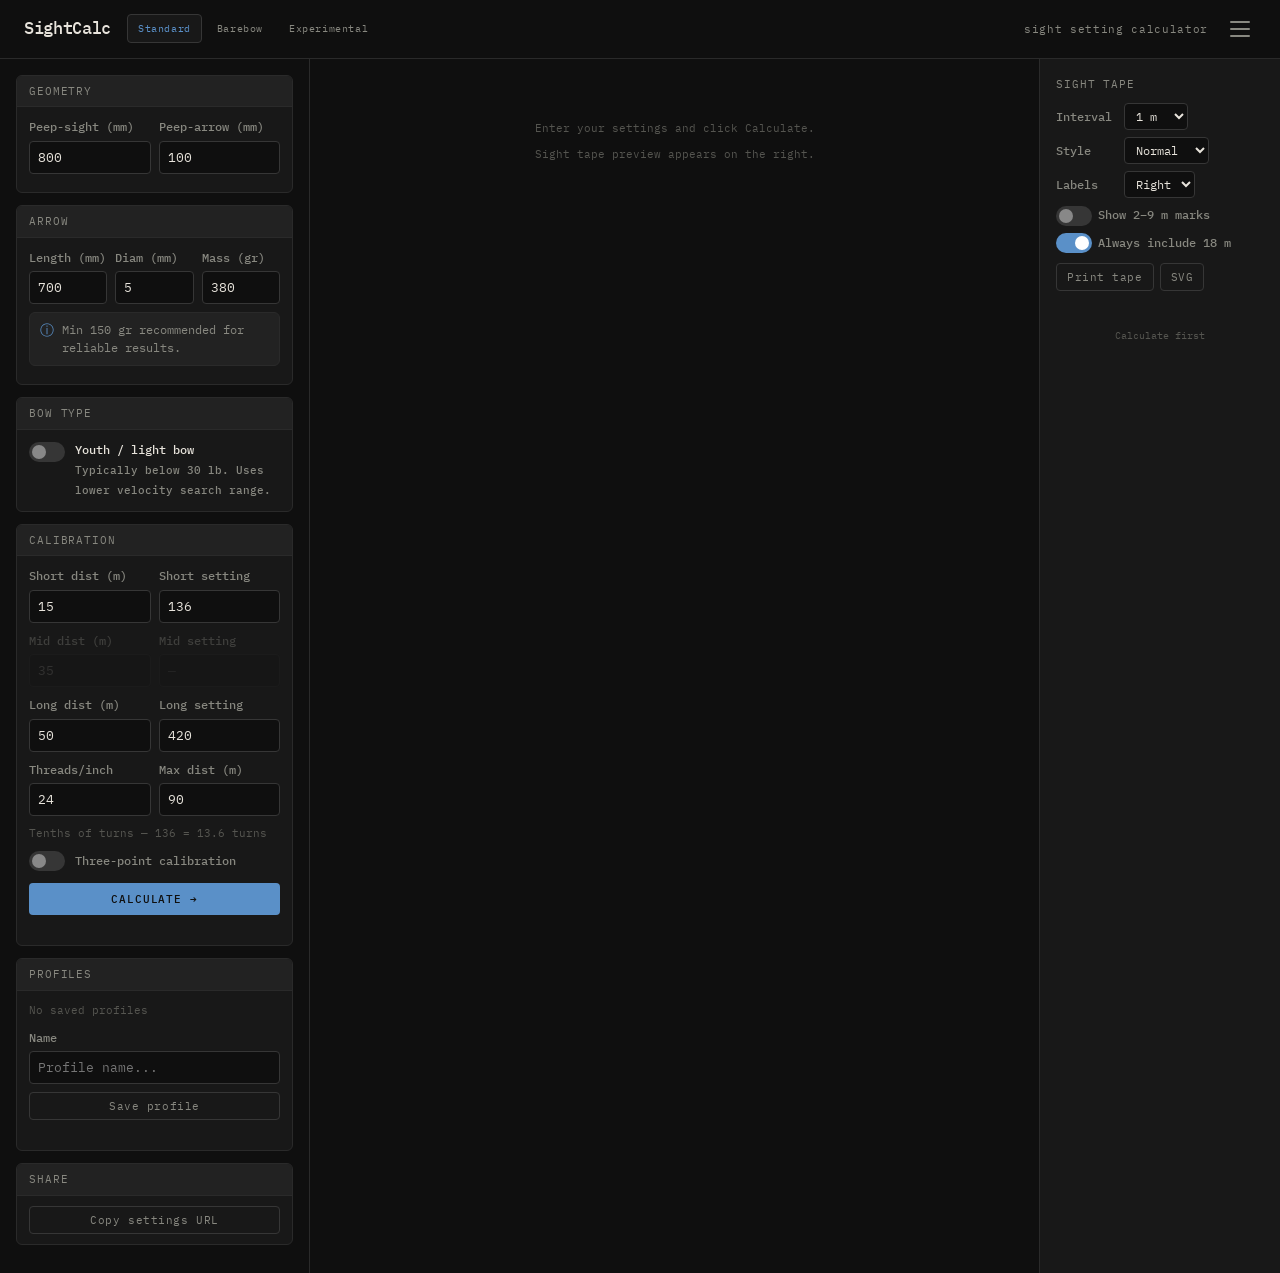
<file: index.html>
<!DOCTYPE html>
<html lang="en" data-page="standard">
<head>
<meta charset="UTF-8">
<meta name="viewport" content="width=device-width, initial-scale=1.0">
<title>SightCalc — Standard</title>
<link rel="preconnect" href="https://fonts.googleapis.com">
<link href="https://fonts.googleapis.com/css2?family=IBM+Plex+Mono:wght@400;500&family=IBM+Plex+Sans:wght@300;400;500&display=swap" rel="stylesheet">
<link rel="stylesheet" href="shared.css">
</head>
<body>

<header>
  <h1>SightCalc</h1>
    <nav>
    <span class="nav-link active">Standard</span>
    <a class="nav-link" href="barebow.html">Barebow</a>
    <a class="nav-link" href="experimental.html">Experimental</a>
  </nav>
  <div class="header-right">sight setting calculator</div>
  <button class="burger-btn" onclick="openSettings()" aria-label="Settings">
    <span></span><span></span><span></span>
  </button>
</header>

<div class="settings-overlay" id="settingsOverlay">
  <div class="settings-panel">
    <div class="settings-header">
      Settings
      <button class="settings-close" onclick="closeSettings()">&#10005;</button>
    </div>
    <div class="settings-body" id="settingsBody"></div>
  </div>
</div>

<div class="app">
  <aside class="sidebar">

    <div class="panel">
      <div class="ph">Geometry</div>
      <div class="pb">
        <div class="fr">
          <div class="field"><label>Peep-sight (mm)</label><input type="number" id="eyeSight" value="800" step="5"></div>
          <div class="field"><label>Peep-arrow (mm)</label><input type="number" id="eyeArrow" value="100" step="5"></div>
        </div>
      </div>
    </div>

    <div class="panel">
      <div class="ph">Arrow</div>
      <div class="pb">
        <div class="fr3">
          <div class="field"><label>Length (mm)</label><input type="number" id="arrowLen" value="700" step="5" min="500"></div>
          <div class="field"><label>Diam (mm)</label><input type="number" id="arrowDiam" value="5" step="0.01"></div>
          <div class="field"><label>Mass (gr)</label><input type="number" id="arrowMass" value="380" step="5" min="100"></div>
        </div>
        <div class="info-note">
          <span class="info-icon">&#9432;</span>
          <span class="info-text">Min 150 gr recommended for reliable results.</span>
        </div>
      </div>
    </div>

    <div class="panel">
      <div class="ph">Bow type</div>
      <div class="pb">
        <label class="switch-label" style="align-items:flex-start">
          <span class="switch" style="margin-top:2px"><input type="checkbox" id="youthBow" onchange="onYouthChange()"><span class="switch-track"></span></span>
          <span style="font-size:12px;color:var(--text);font-family:var(--mono)">Youth / light bow<br><span style="font-size:11px;color:var(--muted)">Typically below 30 lb. Uses lower velocity search range.</span></span>
        </label>
      </div>
    </div>

    <div class="panel">
      <div class="ph">Calibration</div>
      <div class="pb">
        <div class="fr">
          <div class="field"><label>Short dist (<span class="unit-label">m</span>)</label><input type="number" id="dist1" value="15" step="1"></div>
          <div class="field"><label>Short setting</label><input type="number" id="set1" value="136" step="1"></div>
        </div>
        <div class="fr" id="midRow" style="opacity:0.35;pointer-events:none">
          <div class="field"><label>Mid dist (<span class="unit-label">m</span>)</label><input type="number" id="dist3" value="35" step="5" disabled></div>
          <div class="field"><label>Mid setting</label><input type="number" id="set3" value="" step="1" disabled placeholder="—"></div>
        </div>
        <div class="fr">
          <div class="field"><label>Long dist (<span class="unit-label">m</span>)</label><input type="number" id="dist2" value="50" step="5" min="40"></div>
          <div class="field"><label>Long setting</label><input type="number" id="set2" value="420" step="1"></div>
        </div>
        <div class="fr">
          <div class="field"><label>Threads/inch</label><input type="number" id="tpi" value="24" step="1"></div>
          <div class="field"><label>Max dist (<span class="unit-label">m</span>)</label><input type="number" id="maxDist" value="90" step="10"></div>
        </div>
        <p style="font-family:var(--mono);font-size:11px;color:var(--dim);margin-bottom:8px">Tenths of turns — 136 = 13.6 turns</p>
        <label class="switch-label" style="margin-bottom:8px">
          <span class="switch"><input type="checkbox" id="useThreePoint" onchange="onThreePointChange()"><span class="switch-track"></span></span>
          Three-point calibration
        </label>
        <button class="btn-calc" onclick="calculate()">Calculate &rarr;</button>
        <div class="err" id="err"></div>
      </div>
    </div>

    <div class="panel">
      <div class="ph">Profiles</div>
      <div class="pb">
        <div id="profileList" style="margin-bottom:8px"></div>
        <div class="field" style="margin-bottom:8px"><label>Name</label><input type="text" id="profileName" placeholder="Profile name..."></div>
        <button class="bsm" onclick="saveProfile()" style="width:100%">Save profile</button>
        <div class="err" id="profileErr"></div>
      </div>
    </div>

    <div class="panel">
      <div class="ph">Share</div>
      <div class="pb">
        <button class="bsm" onclick="doShare()" style="width:100%">Copy settings URL</button>
        <div id="urlBar" style="display:none;margin-top:8px;font-family:var(--mono);font-size:9px;color:var(--dim);word-break:break-all;background:var(--bg);padding:6px 8px;border-radius:4px;border:1px solid var(--border)"></div>
      </div>
    </div>

  </aside>

  <section class="output">
    <div id="emptyState" class="empty">Enter your settings and click Calculate.<br>Sight tape preview appears on the right.</div>
    <div id="results" style="display:none">
      <div class="mg" id="metrics"></div>
      <div class="tn" id="tnote"></div>
      <div class="tw">
        <div class="ttb">
          <span class="tt">Settings — flat ground</span>
          <div class="ta">
            <div class="seg-ctrl">
              <button class="seg-btn active" id="ivBtn1" onclick="setTableInterval(1)">1 <span class="unit-label">m</span></button>
              <button class="seg-btn" id="ivBtn5" onclick="setTableInterval(5)">5 <span class="unit-label">m</span></button>
            </div>
            <button class="bsm" onclick="printTable()">Print</button>
            <button class="bsm" onclick="exportCSV()">CSV</button>
            <button class="bsm" onclick="exportTXT()">TXT</button>
          </div>
        </div>
        <div class="tc">
          <table>
            <thead><tr><th>Dist</th><th>Setting</th><th>Change</th><th>mm</th></tr></thead>
            <tbody id="tbody"></tbody>
          </table>
        </div>
      </div>
      <div class="legend">
        <div class="li"><div class="ld" style="background:#3a2800"></div> Turnover peak</div>
        <div class="li"><div class="ld" style="background:#0e1c2c"></div> Calibration</div>
      </div>
    </div>
  </section>

  <aside class="tape-col">
    <div class="tape-hd">Sight tape</div>
    <div class="tape-opts">
      <div class="opt-row">
        <label>Interval</label>
        <select id="optInterval" onchange="onIntervalChange()">
          <option value="1">1 m</option>
          <option value="5">5 m</option>
          <option value="10">10 m</option>
        </select>
      </div>
      <div class="opt-row">
        <label>Style</label>
        <select id="optStyle" onchange="renderTape()">
          <option value="normal">Normal</option>
          <option value="basic">Basic</option>
          <option value="caveman">Caveman</option>
        </select>
      </div>
      <div class="opt-row">
        <label>Labels</label>
        <select id="optSide" onchange="renderTape()">
          <option value="right">Right</option>
          <option value="left">Left</option>
        </select>
      </div>
      <label class="switch-label"><span class="switch"><input type="checkbox" id="optShort" onchange="renderTape()"><span class="switch-track"></span></span> Show 2–9 m marks</label>
      <label class="switch-label"><span class="switch"><input type="checkbox" id="opt18" onchange="renderTape()" checked><span class="switch-track"></span></span> Always include 18 m</label>
    </div>
    <div class="tape-acts">
      <button class="bsm" onclick="printTape()">Print tape</button>
      <button class="bsm" onclick="dlSVG()">SVG</button>
    </div>
    <div id="tapeEmpty" style="font-family:var(--mono);font-size:10px;color:var(--dim);text-align:center;padding:1.5rem 0">Calculate first</div>
    <div id="tapePreview"></div>
  </aside>
</div>

<script src="shared.js"></script>
<script>
const STD_FIELDS = ['eyeSight','eyeArrow','arrowLen','arrowDiam','arrowMass','dist1','set1','dist3','set3','dist2','set2','tpi','maxDist'];
const PKEY = 'sightcalc_std_profiles';
let R = null, tableInterval = 1;

function onYouthChange() {
  const y = document.getElementById('youthBow').checked;
  const m = document.getElementById('maxDist');
  if (y) { if (parseFloat(m.value) > 60) m.value = 60; m.max = 60; }
  else { m.max = 200; }
}

function onThreePointChange() {
  const on = document.getElementById('useThreePoint').checked;
  const row = document.getElementById('midRow');
  row.style.opacity = on ? '1' : '0.35';
  row.style.pointerEvents = on ? 'auto' : 'none';
  row.querySelectorAll('input').forEach(i => i.disabled = !on);
}

function onIntervalChange() {
  const iv = parseInt(document.getElementById('optInterval').value);
  const s = document.getElementById('optStyle');
  if (iv === 1) { if (s.value === 'basic') s.value = 'normal'; Array.from(s.options).forEach(o => o.disabled = o.value === 'basic'); }
  else { Array.from(s.options).forEach(o => o.disabled = false); }
  renderTape();
}

function setTableInterval(iv) {
  tableInterval = iv;
  document.getElementById('ivBtn1').classList.toggle('active', iv === 1);
  document.getElementById('ivBtn5').classList.toggle('active', iv === 5);
  if (R) renderTable();
}

function calculate() {
  const es=gi('eyeSight')/1000, ea=gi('eyeArrow')/1000;
  const aL=gi('arrowLen'), aD=gi('arrowDiam'), aG=gi('arrowMass');
  const d1=toMetres(gi('dist1')), d2=toMetres(gi('dist2')), s1=gi('set1'), s2=gi('set2');
  const tpi=gi('tpi'), mxD=toMetres(gi('maxDist'));
  const errEl = document.getElementById('err'); errEl.textContent = '';
  if ([es,ea,aL,aD,aG,d1,d2,s1,s2,tpi,mxD].some(isNaN)) { errEl.textContent = 'Fill in all fields.'; return; }
  if (d1 >= d2) { errEl.textContent = 'Short dist must be less than long dist.'; return; }
  const am = aG/15.432359/1000;
  const sgMM = Math.abs(s2-s1)/10/tpi*25.4;
  const isYouth = document.getElementById('youthBow').checked;
  let v0=isYouth?10:30, step=10, dr=calcDrag(v0,aL,aD,am), cg=calcGap(v0,es,ea,d1,d2,dr,am);
  while (cg > sgMM) { v0+=step; dr=calcDrag(v0,aL,aD,am); cg=calcGap(v0,es,ea,d1,d2,dr,am); }
  let it=0;
  while (Math.abs(cg-sgMM) > .05 && it < 50) {
    step/=2; it++;
    while (cg<sgMM) { v0-=step; dr=calcDrag(v0,aL,aD,am); cg=calcGap(v0,es,ea,d1,d2,dr,am); }
    step/=2; it++;
    while (cg>sgMM) { v0+=step; dr=calcDrag(v0,aL,aD,am); cg=calcGap(v0,es,ea,d1,d2,dr,am); }
  }
  const mxC=Math.max(mxD,d2), smm=[];
  for (let d=1; d<=mxC; d++) smm[d] = sMM(d,v0,es,ea,dr,am);
  let pkMM=-Infinity, pkD=1;
  for (let d=2; d<=Math.min(30,mxC); d++) if (smm[d]>pkMM) { pkMM=smm[d]; pkD=d; }
  const useThree = document.getElementById('useThreePoint').checked;
  const d3=useThree?gi('dist3'):null, s3=useThree?gi('set3'):null;
  let sc=(s2-s1)/(smm[d2]-smm[d1]), of=s1-sc*smm[d1];
  if (useThree && smm[d3]) {
    const pts=[{d:d1,s:s1},{d:d2,s:s2},{d:d3,s:s3}];
    let sx=0,sy=0,sxx=0,sxy=0;
    pts.forEach(p=>{const x=smm[p.d];sx+=x;sy+=p.s;sxx+=x*x;sxy+=x*p.s;});
    const n=3, den=n*sxx-sx*sx;
    if (Math.abs(den)>1e-10) { sc=(n*sxy-sx*sy)/den; of=(sy-sc*sx)/n; }
  }
  const toT = mm => sc*mm+of;
  R = {smm, toT, pkD, d1, d2, tpi, mxD, v0, sgMM};
  const ul = unitLabel();
  document.getElementById('metrics').innerHTML = `
    <div class="metric"><div class="ml">Arrow speed</div><div class="mv">${v0.toFixed(1)}</div><div class="mu">m/s — ${(v0*1000/25.4/12).toFixed(0)} ft/s</div></div>
    <div class="metric"><div class="ml">Turnover</div><div class="mv">${pkD}</div><div class="mu">${ul}</div></div>
    <div class="metric"><div class="ml">Sight gap</div><div class="mv">${sgMM.toFixed(1)}</div><div class="mu">mm</div></div>
    <div class="metric"><div class="ml">mm / turn</div><div class="mv">${(25.4/tpi).toFixed(3)}</div><div class="mu">${tpi} tpi</div></div>`;
  document.getElementById('tnote').textContent = `▲ Turnover at ${pkD} ${ul} — highest sight position.`;
  document.getElementById('emptyState').style.display = 'none';
  document.getElementById('results').style.display = 'block';
  document.getElementById('tapeEmpty').style.display = 'none';
  renderTable(); renderTape();
}

function getTableDists() {
  if (!R) return [];
  const {smm, mxD, d1, d2} = R;
  const dists = new Set();
  if (tableInterval===1) { for (let d=1; d<=mxD; d++) dists.add(d); }
  else { for (let d=tableInterval; d<=mxD; d+=tableInterval) dists.add(d); dists.add(18); }
  return Array.from(dists).sort((a,b)=>a-b).filter(d=>smm[d]!==undefined);
}

function renderTable() {
  if (!R) return;
  const {smm, toT, pkD, d1, d2} = R;
  const tb = document.getElementById('tbody'); tb.innerHTML = '';
  let pT = null;
  getTableDists().forEach(d => {
    const t=toT(smm[d]), ch=pT!==null?(t-pT)/10:null;
    const tr=document.createElement('tr');
    if (d===pkD) tr.className='peak';
    else if (d===d1||d===d2) tr.className='calib';
    else if (d===18) tr.className='extra';
    tr.innerHTML = `<td>${d} ${unitLabel()}${d===pkD?' ▲':''}</td><td>${toDisplay(t)}</td><td class="${ch===null?'':ch>0?'cp':'cn'}">${ch!==null?(ch>=0?'+':'')+ch.toFixed(2):'—'}</td><td>${smm[d].toFixed(1)}</td>`;
    tb.appendChild(tr); pT=t;
  });
}

function buildSVG() {
  if (!R) return null;
  const {smm, pkD, mxD} = R;
  const right=document.getElementById('optSide').value==='right';
  const style=document.getElementById('optStyle').value;
  const show18=document.getElementById('opt18').checked;
  const iv=parseInt(document.getElementById('optInterval').value);
  const showShort=document.getElementById('optShort').checked;
  const PPM=3.7795, WMM=38, padTop=16, padBot=30;
  const pkMM=smm[pkD], loMM=smm[mxD], HMM=(pkMM-loMM)+padTop+padBot;
  const W=WMM*PPM, H=HMM*PPM, yOf=d=>(padTop+(pkMM-smm[d]))*PPM;
  const spX=(right?12:26)*PPM, tL=(right?5:-5)*PPM, tM=(right?3.5:-3.5)*PPM, tS=(right?2:-2)*PPM;
  const lbX=(right?spX+6.5*PPM:spX-6.5*PPM), anc=right?'start':'end';
  const topY=padTop*PPM, botY=(HMM-padBot)*PPM;
  const calX=(right?W-5.5*PPM:5.5*PPM), calTopY=H-(padBot-4)*PPM, calBotY=calTopY+50*PPM, calMidY=(calTopY+calBotY)/2;
  const MAIN_COL='#222', COL18='#cc2200';
  const MAIN_FS=3.2*PPM, FS18=2.6*PPM;
  const tapeDists=new Set();
  if (iv===1) { for (let d=pkD; d<=mxD; d++) tapeDists.add(d); }
  else { for (let d=iv; d<=mxD; d+=iv) tapeDists.add(d); }
  if (show18 && smm[18]) tapeDists.add(18);
  if (showShort) { for (let d=2; d<=9; d++) if (smm[d]) tapeDists.add(d); }
  let s=`<svg xmlns="http://www.w3.org/2000/svg" width="${W.toFixed(1)}" height="${H.toFixed(1)}" viewBox="0 0 ${W.toFixed(1)} ${H.toFixed(1)}">`;
  s+=`<rect width="${W}" height="${H}" fill="white"/>`;
  s+=`<text x="${spX}" y="${11*PPM}" text-anchor="middle" font-size="${3.3*PPM}" font-family="'IBM Plex Mono',monospace" fill="#333">Metres</text>`;
  if (style==='normal'||style==='basic') s+=`<line x1="${spX}" y1="${topY}" x2="${spX}" y2="${botY}" stroke="#333" stroke-width="0.7"/>`;
  Array.from(tapeDists).sort((a,b)=>a-b).forEach(d => {
    if (!smm[d]) return;
    const y=yOf(d), is18=show18&&d===18, isShort=d<10, col=is18?COL18:MAIN_COL, fs=is18?FS18:MAIN_FS;
    if (style==='normal'||style==='basic') {
      let tk;
      if (isShort) tk=tM;
      else if (style==='normal'&&iv===1) { if (d%10===0) tk=tL; else if (d%5===0) tk=tM; else tk=tS; }
      else tk=is18?tM:tL;
      s+=`<line x1="${spX}" y1="${y}" x2="${spX+tk}" y2="${y}" stroke="${col}" stroke-width="${is18?'0.6':'0.8'}"/>`;
      if (!isShort) { const showLbl=style==='normal'?(d%10===0):true; if (showLbl) s+=`<text x="${lbX}" y="${y+1.2*PPM}" text-anchor="${anc}" font-size="${fs}" font-family="'IBM Plex Mono',monospace" fill="${col}">${d/10}</text>`; }
      else { const ox=right?tM+PPM:tM-PPM; s+=`<text x="${spX+ox}" y="${y+PPM}" text-anchor="${anc}" font-size="${2.3*PPM}" font-family="'IBM Plex Mono',monospace" fill="#888">${d}</text>`; }
    }
    if (style==='caveman') s+=`<text x="${lbX}" y="${y+fs/2}" text-anchor="${anc}" font-size="${fs}" font-family="'IBM Plex Mono',monospace" font-weight="500" fill="${col}">${d}</text>`;
  });
  s+=`<line x1="${calX}" y1="${calTopY}" x2="${calX}" y2="${calBotY}" stroke="#ccc" stroke-width="0.6"/>`;
  s+=`<line x1="${calX-1.5*PPM}" y1="${calTopY}" x2="${calX+1.5*PPM}" y2="${calTopY}" stroke="#ccc" stroke-width="0.6"/>`;
  s+=`<line x1="${calX-1.5*PPM}" y1="${calBotY}" x2="${calX+1.5*PPM}" y2="${calBotY}" stroke="#ccc" stroke-width="0.6"/>`;
  s+=`<text x="${calX+2.5*PPM}" y="${calMidY+PPM}" text-anchor="start" font-size="${2.2*PPM}" font-family="'IBM Plex Mono',monospace" fill="#ccc">50</text>`;
  s+=`<text x="${calX+2.5*PPM}" y="${calMidY+3.4*PPM}" text-anchor="start" font-size="${2.2*PPM}" font-family="'IBM Plex Mono',monospace" fill="#ccc">mm</text>`;
  s+=`</svg>`; return s;
}

function renderTape() { const s=buildSVG(); if (!s) return; document.getElementById('tapePreview').innerHTML=s; }
function printTape() { const s=buildSVG(); if (!s) return; const w=window.open('','_blank'); w.document.write(`<!DOCTYPE html><html><head><title>SightCalc tape</title><style>body{margin:0;padding:0;}svg{display:block;}@page{margin:5mm;size:A4;}</style></head><body>${s}<script>window.onload=function(){window.print();}<\/script></body></html>`); w.document.close(); }
function dlSVG() { const s=buildSVG(); if (!s) return; downloadBlob('sight-tape.svg', s, 'image/svg+xml'); }

function printTable() {
  if (!R) return;
  const {smm, toT, mxD, v0, tpi} = R;
  const dists = getTableDists().filter(d => smm[d]);
  const use1m = tableInterval === 1;

  if (use1m) {
    // Multi-column layout for 1m increments
    const cols = dists.length > 45 ? 3 : 2;
    const perCol = Math.ceil(dists.length / cols);
    const colArrays = Array.from({length: cols}, (_, i) => dists.slice(i*perCol, (i+1)*perCol));
    let tableHTML = '<table><thead><tr>';
    for (let i=0; i<cols; i++) tableHTML += '<th>Dist</th><th>Setting</th>';
    tableHTML += '</tr></thead><tbody>';
    for (let row=0; row<perCol; row++) {
      tableHTML += '<tr>';
      for (let col=0; col<cols; col++) {
        const d = colArrays[col]?.[row];
        if (d !== undefined) {
          const bold = (d===R.d1||d===R.d2||d===18||d===R.pkD) ? 'font-weight:700;' : '';
          tableHTML += `<td style="${bold}">${d} ${unitLabel()}</td><td style="${bold}">${toDisplay(toT(smm[d]))}</td>`;
        } else {
          tableHTML += '<td></td><td></td>';
        }
      }
      tableHTML += '</tr>';
    }
    tableHTML += '</tbody></table>';
    const w = window.open('','_blank');
    w.document.write(`<!DOCTYPE html><html><head><title>SightCalc</title><style>
      body{font-family:'IBM Plex Mono',monospace;font-size:10pt;margin:12mm;}
      h2{font-size:13pt;margin-bottom:4px;}
      p{font-size:8pt;color:#666;margin-bottom:10px;}
      table{border-collapse:collapse;width:100%;}
      th{text-align:left;font-size:8pt;color:#666;padding:3px 10px 3px 0;border-bottom:1px solid #ccc;}
      td{padding:3px 10px 3px 0;border-bottom:1px solid #eee;}
      tr:nth-child(even) td{background:#f8f8f8;}
      @page{margin:12mm;size:A4;}
    </style></head><body>
    <h2>SightCalc — Sight Settings</h2>
    <p>Speed: ${v0.toFixed(1)} m/s | ${tpi} TPI | ${cols}-column layout</p>
    ${tableHTML}
    <script>window.onload=function(){window.print();}<\/script></body></html>`);
    w.document.close();
  } else {
    // Single column for 5m increments
    let rows = '';
    dists.forEach(d => {
      const bold = (d===R.d1||d===R.d2||d===18||d===R.pkD) ? 'font-weight:700;' : '';
      rows += `<tr style="${bold}"><td>${d} ${unitLabel()}</td><td>${toDisplay(toT(smm[d]))}</td></tr>`;
    });
    const w = window.open('','_blank');
    w.document.write(`<!DOCTYPE html><html><head><title>SightCalc</title><style>body{font-family:'IBM Plex Mono',monospace;font-size:12pt;margin:15mm;}h2{font-size:14pt;margin-bottom:4px;}p{font-size:9pt;color:#666;margin-bottom:12px;}table{border-collapse:collapse;min-width:200px;}th{text-align:left;font-size:9pt;color:#666;padding:4px 16px 4px 0;border-bottom:1px solid #ccc;}td{padding:4px 16px 4px 0;}tr:nth-child(even) td{background:#f8f8f8;}@page{margin:15mm;size:A4;}</style></head><body><h2>SightCalc — Sight Settings</h2><p>Speed: ${v0.toFixed(1)} m/s | ${tpi} TPI</p><table><thead><tr><th>Distance</th><th>Setting</th></tr></thead><tbody>${rows}</tbody></table><script>window.onload=function(){window.print();}<\/script></body></html>`);
    w.document.close();
  }
}

function exportCSV() {
  if (!R) return;
  const {smm, toT, mxD} = R;
  let c='Distance,Setting,mm\n';
  for (let d=1; d<=mxD; d++) if (smm[d]) c+=`${d} ${unitLabel()},${toDisplay(toT(smm[d]))},${smm[d].toFixed(2)}\n`;
  downloadBlob('sight-settings.csv', c, 'text/csv');
}

function exportTXT() {
  if (!R) return;
  const {smm, toT, mxD, v0, tpi} = R;
  let t=`SightCalc\n${'='.repeat(28)}\nSpeed: ${v0.toFixed(1)} m/s  TPI: ${tpi}\n${'-'.repeat(28)}\nDist   Setting    mm\n${'-'.repeat(28)}\n`;
  for (let d=1; d<=mxD; d++) if (smm[d]) t+=`${String(d).padStart(4)} ${unitLabel()}  ${toDisplay(toT(smm[d])).padStart(6)}  ${smm[d].toFixed(1).padStart(7)}\n`;
  downloadBlob('sight-settings.txt', t, 'text/plain');
}

/* ── Profiles ── */
function loadP() { try { return JSON.parse(localStorage.getItem(PKEY)||'{}'); } catch(e) { return {}; } }
function saveP(p) { localStorage.setItem(PKEY, JSON.stringify(p)); }

function renderProfiles() {
  const profiles=loadP(), el=document.getElementById('profileList'), names=Object.keys(profiles);
  if (!names.length) { el.innerHTML='<div style="font-family:var(--mono);font-size:11px;color:var(--dim)">No saved profiles</div>'; return; }
  el.innerHTML = names.map(n=>`<div class="profile-item">
    <span style="flex:1;overflow:hidden;text-overflow:ellipsis;white-space:nowrap;color:var(--text)">${n}</span>
    <button class="bsm" onclick="loadProfile(this.dataset.n)" data-n="${n}">Load</button>
    <button class="bsm" style="color:var(--danger);border-color:var(--danger)" onclick="confirmDelete(this,this.dataset.n,deleteProfile)" data-n="${n}" data-confirming="false">&#10005;</button>
  </div>`).join('');
}

function saveProfile() {
  const name=document.getElementById('profileName').value.trim();
  const errEl=document.getElementById('profileErr');
  if (!name) { errEl.textContent='Enter a name.'; return; }
  errEl.textContent='';
  const profiles=loadP(), data={};
  STD_FIELDS.forEach(id=>{ const el=document.getElementById(id); if(el) data[id]=el.value; });
  data.youthBow=document.getElementById('youthBow').checked;
  data._unit=currentUnit;
  profiles[name]=data; saveP(profiles);
  document.getElementById('profileName').value=''; renderProfiles();
}

function loadProfile(name) {
  const data=loadP()[name]; if (!data) return;
  STD_FIELDS.forEach(id=>{ const el=document.getElementById(id); if(el&&data[id]!==undefined) el.value=data[id]; });
  if (data.youthBow!==undefined) document.getElementById('youthBow').checked=data.youthBow;
  if (data._unit) setUnit(data._unit);
  onYouthChange(); calculate();
}

function deleteProfile(name) { const p=loadP(); delete p[name]; saveP(p); renderProfiles(); }

function doShare() { copyURL(STD_FIELDS); }

window.addEventListener('load', () => {
  if (loadFromURL(STD_FIELDS)) calculate();
  renderProfiles();
  setUnit(currentUnit);
});
</script>
</body>
</html>
</file>
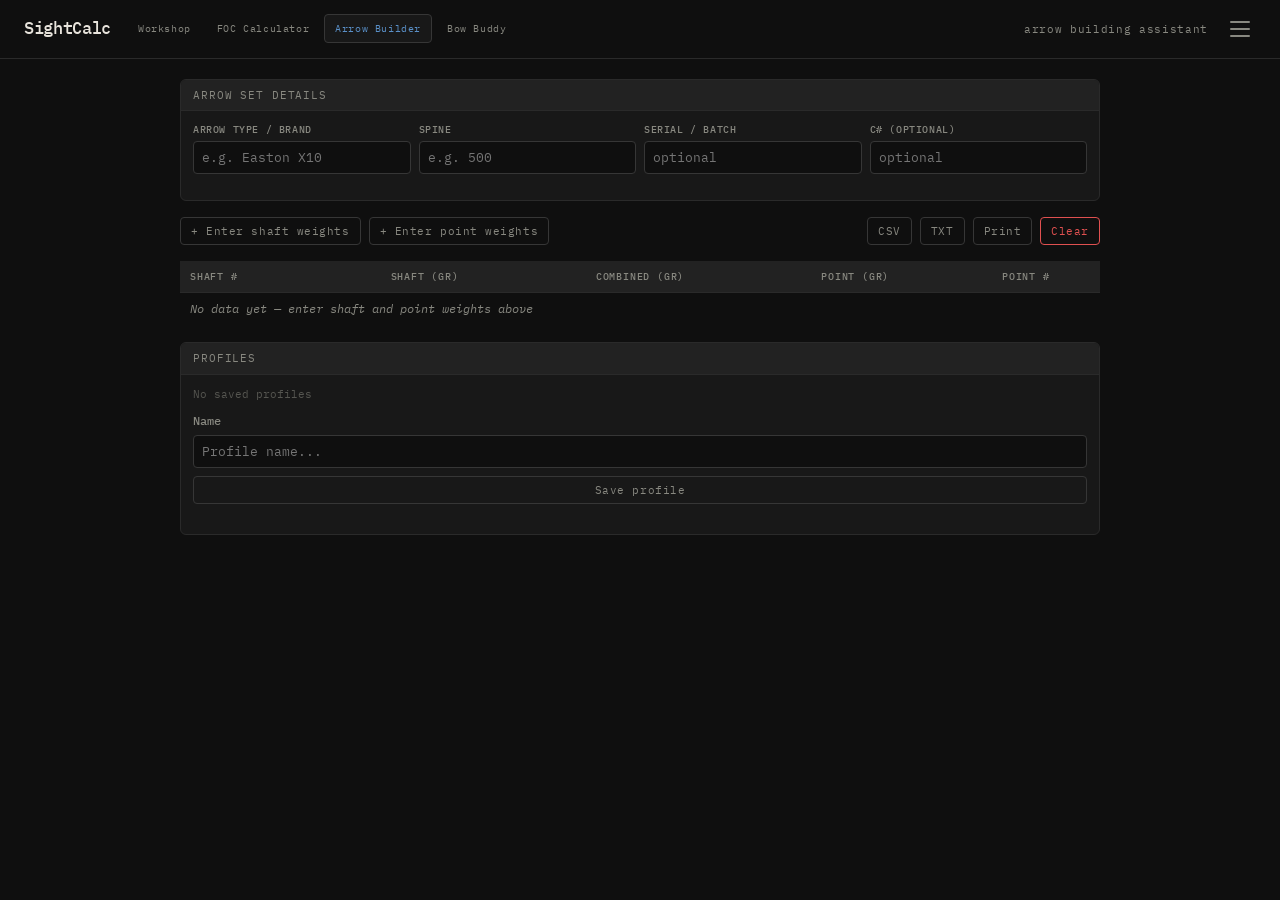
<file: arrow-builder.html>
<!DOCTYPE html>
<html lang="en" data-page="arrow-builder">
<head>
<meta charset="UTF-8">
<meta name="viewport" content="width=device-width, initial-scale=1.0">
<title>SightCalc — Arrow Building Assistant</title>
<link rel="preconnect" href="https://fonts.googleapis.com">
<link href="https://fonts.googleapis.com/css2?family=IBM+Plex+Mono:wght@400;500&family=IBM+Plex+Sans:wght@300;400;500&display=swap" rel="stylesheet">
<link rel="stylesheet" href="shared.css">
<style>
  .ab-wrap { max-width: 960px; margin: 0 auto; padding: 1.25rem; }

  /* Meta panel */
  .meta-panel { background: var(--surface); border: 1px solid var(--border); border-radius: 6px; padding: 10px 14px; margin-bottom: 1rem; display: grid; grid-template-columns: repeat(auto-fit, minmax(140px,1fr)); gap: 8px; }
  .meta-field { display: flex; flex-direction: column; gap: 3px; }
  .meta-field label { font-family: var(--mono); font-size: 10px; color: var(--muted); text-transform: uppercase; letter-spacing: 0.06em; }

  /* Toolbar */
  .ab-toolbar { display: flex; gap: 8px; margin-bottom: 1rem; flex-wrap: wrap; align-items: center; }
  .ab-toolbar .spacer { flex: 1; }

  /* Table */
  .ab-table-wrap { overflow-x: auto; margin-bottom: 1rem; }
  table.ab { width: 100%; border-collapse: collapse; font-family: var(--mono); font-size: 12px; }
  table.ab thead { position: sticky; top: 0; z-index: 1; }
  table.ab th { background: var(--surface2); color: var(--muted); font-size: 10px; letter-spacing: 0.08em; text-transform: uppercase; padding: 7px 10px; text-align: center; border-bottom: 1px solid var(--border); white-space: nowrap; }
  table.ab th:first-child { text-align: left; }
  table.ab td { padding: 6px 10px; border-bottom: 1px solid var(--border); color: var(--text); text-align: center; }
  table.ab td:first-child { text-align: left; color: var(--muted); }
  table.ab tr:last-child td { border-bottom: none; }
  table.ab tr:hover td { background: var(--surface2); }
  table.ab td.combined { font-weight: 500; color: var(--accent); }
  table.ab td.editable { cursor: pointer; }
  table.ab td.editable:hover { background: var(--surface); }
  table.ab input.inline { background: transparent; border: none; border-bottom: 1px solid var(--accent); color: var(--text); font-family: var(--mono); font-size: 12px; width: 60px; outline: none; text-align: center; padding: 0; }
  .empty-row td { color: var(--dim); font-style: italic; text-align: center; }

  /* Stats panel */
  .stats-grid { display: grid; grid-template-columns: repeat(auto-fit, minmax(140px,1fr)); gap: 8px; margin-bottom: 1rem; }
  .stat-card { background: var(--surface); border: 1px solid var(--border); border-radius: 6px; padding: 10px 12px; }
  .stat-label { font-family: var(--mono); font-size: 10px; letter-spacing: 0.06em; text-transform: uppercase; color: var(--muted); margin-bottom: 4px; }
  .stat-value { font-family: var(--mono); font-size: 18px; font-weight: 500; color: var(--accent); line-height: 1.1; }
  .stat-unit { font-size: 10px; color: var(--dim); }

  .fun-panel { background: var(--surface); border: 1px solid var(--border); border-radius: 6px; padding: 12px 14px; margin-bottom: 1rem; }
  .fun-title { font-family: var(--mono); font-size: 10px; letter-spacing: 0.1em; text-transform: uppercase; color: var(--muted); margin-bottom: 10px; border-bottom: 1px solid var(--border); padding-bottom: 6px; }
  .fun-row { display: flex; justify-content: space-between; font-family: var(--mono); font-size: 12px; padding: 4px 0; border-bottom: 1px solid var(--border); }
  .fun-row:last-child { border-bottom: none; }
  .fun-row span:first-child { color: var(--muted); }
  .fun-row span:last-child { color: var(--text); font-weight: 500; }

  /* Modal */
  .modal-overlay { display: none; position: fixed; inset: 0; background: rgba(0,0,0,0.6); z-index: 300; align-items: center; justify-content: center; }
  .modal-overlay.open { display: flex; }
  .modal { background: var(--surface); border: 1px solid var(--border); border-radius: 8px; padding: 1.5rem; width: 320px; max-width: 92vw; }
  .modal-title { font-family: var(--mono); font-size: 13px; font-weight: 500; color: var(--text); margin-bottom: 4px; }
  .modal-sub { font-family: var(--mono); font-size: 11px; color: var(--muted); margin-bottom: 16px; }
  .modal-input-wrap { margin-bottom: 16px; }
  .modal-input-wrap label { font-family: var(--mono); font-size: 11px; color: var(--muted); display: block; margin-bottom: 4px; }
  .modal-input { width: 100%; font-family: var(--mono); font-size: 22px; font-weight: 500; text-align: center; background: var(--surface2); border: 1px solid var(--border2); border-radius: 4px; color: var(--text); padding: 10px; outline: none; -moz-appearance: textfield; }
  .modal-input::-webkit-inner-spin-button { -webkit-appearance: none; }
  .modal-input:focus { border-color: var(--accent); }
  .modal-actions { display: flex; gap: 8px; }
  .modal-actions .bsm { flex: 1; text-align: center; }
  .btn-primary { background: var(--accent); color: var(--btn-calc-color, #0f0f0f); border: none; border-radius: 4px; font-family: var(--mono); font-size: 12px; font-weight: 500; letter-spacing: 0.06em; padding: 9px; cursor: pointer; flex: 1; transition: background 0.15s; }
  .btn-primary:hover { background: var(--accent2); }
  .modal-progress { font-family: var(--mono); font-size: 10px; color: var(--dim); text-align: center; margin-bottom: 12px; }

  /* Profiles */
  .profile-row { display: flex; align-items: center; gap: 6px; margin-bottom: 6px; }
  .profile-row span { font-family: var(--mono); font-size: 12px; color: var(--text); flex: 1; overflow: hidden; text-overflow: ellipsis; white-space: nowrap; }

  @media (max-width: 600px) {
    .ab-wrap { padding: 0.6rem; }
    .ab-toolbar { display: flex; flex-wrap: wrap; gap: 5px; }
    .ab-toolbar .spacer { display: none; }
    .ab-toolbar .bsm { font-size: 10px; padding: 5px 7px; }
    .ab-table-wrap { margin: 0 -0.6rem; width: calc(100% + 1.2rem); overflow-x: auto; }
    table.ab { font-size: 10px; min-width: 340px; }
    table.ab th { font-size: 9px; padding: 5px 4px; letter-spacing: 0; white-space: nowrap; }
    table.ab td { padding: 5px 4px; }
    .stats-grid { grid-template-columns: 1fr 1fr; gap: 6px; }
    .stat-value { font-size: 14px; }
    .stat-label { font-size: 9px; }
    .meta-panel { grid-template-columns: 1fr 1fr; }
    .fun-row { font-size: 11px; }
    .fun-row span:first-child { flex: 1; margin-right: 8px; }
  }
</style>
</head>
<body>

<header>
  <h1>SightCalc</h1>
  <nav>
    <a class="nav-link" href="workshop-tools.html">Workshop</a>
    <a class="nav-link" href="foc.html">FOC Calculator</a>
    <span class="nav-link active">Arrow Builder</span>
    <a class="nav-link" href="bow-buddy.html">Bow Buddy</a>
  </nav>
  <div class="header-right">arrow building assistant</div>
  <button class="burger-btn" onclick="openSettings()" aria-label="Settings">
    <span></span><span></span><span></span>
  </button>
</header>

<div class="settings-overlay" id="settingsOverlay">
  <div class="settings-panel">
    <div class="settings-header">Settings<button class="settings-close" onclick="closeSettings()">&#10005;</button></div>
    <div class="settings-body" id="settingsBody"></div>
  </div>
</div>

<!-- Entry modal -->
<div class="modal-overlay" id="modalOverlay">
  <div class="modal">
    <div class="modal-title" id="modal-title">Enter shaft weights</div>
    <div class="modal-sub" id="modal-sub">Weigh each shaft and enter below</div>
    <div class="modal-progress" id="modal-progress">Arrow 1</div>
    <div class="modal-input-wrap">
      <label id="modal-input-label">Weight (grains)</label>
      <input class="modal-input" type="number" id="modal-input" step="0.1" min="0" placeholder="0.0">
    </div>
    <div class="modal-actions">
      <button class="bsm" onclick="modalSkip()">Skip</button>
      <button class="btn-primary" id="modal-next-btn" onclick="modalNext()">Next →</button>
    </div>
  </div>
</div>

<div class="ab-wrap">

  <!-- Set info -->
  <div class="panel" style="margin-bottom:1rem">
    <div class="ph">Arrow set details</div>
    <div class="pb">
      <div class="meta-panel" style="border:none;padding:0;background:transparent">
        <div class="meta-field"><label>Arrow type / brand</label><input type="text" id="meta-type" placeholder="e.g. Easton X10"></div>
        <div class="meta-field"><label>Spine</label><input type="text" id="meta-spine" placeholder="e.g. 500"></div>
        <div class="meta-field"><label>Serial / batch</label><input type="text" id="meta-serial" placeholder="optional"></div>
        <div class="meta-field"><label>C# (optional)</label><input type="text" id="meta-c" placeholder="optional"></div>
      </div>
    </div>
  </div>

  <!-- Toolbar -->
  <div class="ab-toolbar">
    <button class="bsm" onclick="startEntry('shaft')">+ Enter shaft weights</button>
    <button class="bsm" onclick="startEntry('point')">+ Enter point weights</button>
    <button class="bsm" onclick="sortTable()" id="sort-btn" style="display:none">Sort</button>
    <div class="spacer"></div>
    <button class="bsm" onclick="exportCSV()">CSV</button>
    <button class="bsm" onclick="exportTXT()">TXT</button>
    <button class="bsm" onclick="printTable()">Print</button>
    <button class="bsm" onclick="clearAll()" style="color:var(--danger);border-color:var(--danger)">Clear</button>
  </div>

  <!-- Table -->
  <div class="ab-table-wrap">
    <table class="ab" id="ab-table">
      <thead>
        <tr>
          <th style="text-align:left">Shaft #</th>
          <th>Shaft (gr)</th>
          <th>Combined (gr)</th>
          <th>Point (gr)</th>
          <th>Point #</th>
        </tr>
      </thead>
      <tbody id="ab-tbody">
        <tr class="empty-row"><td colspan="5">No data yet — enter shaft and point weights above</td></tr>
      </tbody>
    </table>
  </div>

  <!-- Stats -->
  <div id="stats-section" style="display:none">
    <div class="stats-grid" id="stats-grid"></div>
    <div class="fun-panel" id="fun-panel">
      <div class="fun-title">Additional info</div>
      <div id="fun-rows"></div>
    </div>
  </div>

  <!-- Profiles -->
  <div class="panel">
    <div class="ph">Profiles</div>
    <div class="pb">
      <div id="ab-profile-list" style="margin-bottom:8px"></div>
      <div class="field" style="margin-bottom:8px"><label>Name</label><input type="text" id="ab-profile-name" placeholder="Profile name..."></div>
      <button class="bsm" onclick="saveProfile()" style="width:100%">Save profile</button>
      <div class="err" id="ab-profile-err"></div>
    </div>
  </div>

</div><!-- end ab-wrap -->

<script src="shared.js"></script>
<script>
const PKEY = 'sightcalc_ab_profiles';
let shafts = [], points = [], pointNums = [], sorted = false;
let modalMode = '', modalIdx = 0, modalData = [];

// ── Modal ──
function startEntry(mode) {
  modalMode = mode;
  modalIdx = 0;
  modalData = mode === 'shaft' ? [...shafts] : [...points];
  // If re-entering, pre-fill existing values
  openModal();
}

function openModal() {
  const isShaft = modalMode === 'shaft';
  const count = Math.max(shafts.length, points.length, 1);
  const existingCount = isShaft ? shafts.length : points.length;
  document.getElementById('modal-title').textContent = isShaft ? 'Shaft weights' : 'Point weights';
  document.getElementById('modal-sub').textContent = isShaft
    ? 'Weigh each shaft and enter below. Press Next for each arrow.'
    : 'Weigh each point and enter below.';
  updateModalProgress();
  const existing = modalData[modalIdx];
  document.getElementById('modal-input').value = existing !== undefined ? existing : '';
  document.getElementById('modal-input').focus();
  document.getElementById('modalOverlay').classList.add('open');
}

function updateModalProgress() {
  const total = modalData.length > modalIdx ? Math.max(modalData.length, modalIdx+1) : modalIdx+1;
  const nextBtn = document.getElementById('modal-next-btn');
  document.getElementById('modal-progress').textContent =
    `${modalMode === 'shaft' ? 'Arrow' : 'Point'} ${modalIdx+1}`;
  nextBtn.textContent = 'Next →';
}

function modalNext() {
  const val = parseFloat(document.getElementById('modal-input').value);
  if (!isNaN(val) && val > 0) {
    modalData[modalIdx] = val;
  }
  modalIdx++;
  // Check if user wants to add more or if they've covered all existing
  const covered = modalMode === 'shaft'
    ? modalIdx >= Math.max(shafts.length, points.length, 1)
    : modalIdx >= Math.max(points.length, shafts.length, 1);

  if (covered && modalIdx >= modalData.filter(v=>v!==undefined).length) {
    // Ask if they want to add another
    const addMore = modalIdx < 50;
    if (addMore) {
      // Show Done option
      document.getElementById('modal-next-btn').textContent = 'Add another';
      document.getElementById('modal-progress').textContent =
        `${modalMode === 'shaft' ? 'Arrow' : 'Point'} ${modalIdx+1} (or Done)`;
      document.getElementById('modal-input').value = '';
      // Change skip to Done
      document.querySelector('.modal-actions .bsm').textContent = 'Done';
      document.querySelector('.modal-actions .bsm').onclick = modalDone;
      document.getElementById('modal-input').focus();
      return;
    }
  }
  updateModalProgress();
  const existing = modalData[modalIdx];
  document.getElementById('modal-input').value = existing !== undefined ? existing : '';
  document.getElementById('modal-input').focus();
}

function modalSkip() {
  modalIdx++;
  updateModalProgress();
  const existing = modalData[modalIdx];
  document.getElementById('modal-input').value = existing !== undefined ? existing : '';
  document.getElementById('modal-input').focus();
}

function modalDone() {
  // Save final value if entered
  const val = parseFloat(document.getElementById('modal-input').value);
  if (!isNaN(val) && val > 0) modalData[modalIdx] = val;

  if (modalMode === 'shaft') { shafts = modalData.filter(v => v !== undefined); }
  else { points = modalData.filter(v => v !== undefined); pointNums = points.map((_,i) => i+1); }

  sorted = false;
  document.getElementById('modalOverlay').classList.remove('open');
  // Reset modal actions
  document.querySelector('.modal-actions .bsm').textContent = 'Skip';
  document.querySelector('.modal-actions .bsm').onclick = modalSkip;
  renderTable();
}

// Close modal on overlay click
document.getElementById('modalOverlay').addEventListener('click', e => {
  if (e.target === document.getElementById('modalOverlay')) modalDone();
});

// Enter key advances modal
document.getElementById('modal-input').addEventListener('keydown', e => {
  if (e.key === 'Enter') document.getElementById('modal-next-btn').click();
});

// ── Table ──
function sortTable() {
  // Shafts stay in original order, points shuffle
  // Create indexed points array, sort heaviest to lightest
  const indexedPoints = points.map((w,i) => ({w, origNum: i+1}));
  indexedPoints.sort((a,b) => b.w - a.w);
  // Assign to shafts sorted lightest to heaviest
  const shaftOrder = shafts.map((w,i) => ({w, idx: i})).sort((a,b) => a.w - b.w);
  // Create new point assignment in shaft original order
  const newPoints = new Array(shafts.length);
  const newPointNums = new Array(shafts.length);
  shaftOrder.forEach((shaft, rank) => {
    const pt = indexedPoints[rank];
    if (pt) {
      newPoints[shaft.idx] = pt.w;
      newPointNums[shaft.idx] = pt.origNum;
    }
  });
  // Append unmatched extra points back at the end
  const extraPts = indexedPoints.slice(shafts.length);
  extraPts.forEach(pt => {
    newPoints.push(pt.w);
    newPointNums.push(pt.origNum);
  });
  points = newPoints;
  pointNums = newPointNums;
  sorted = true;
  renderTable();
}

function renderTable() {
  const rows = Math.max(shafts.length, points.length);
  const tbody = document.getElementById('ab-tbody');
  tbody.innerHTML = '';

  if (pointNums.length !== points.length) pointNums = points.map((_,i) => i+1);
  if (rows === 0) {
    tbody.innerHTML = '<tr class="empty-row"><td colspan="5">No data yet — enter shaft and point weights above</td></tr>';
    document.getElementById('stats-section').style.display = 'none';
    document.getElementById('sort-btn').style.display = 'none';
    return;
  }

  for (let i = 0; i < rows; i++) {
    const s = shafts[i], p = points[i];
    const combined = (s !== undefined && p !== undefined) ? (s + p).toFixed(1) : '—';
    const tr = document.createElement('tr');
    tr.innerHTML = `
      <td>Shaft ${i+1}</td>
      <td class="editable" onclick="editCell(this,'shaft',${i})">${s !== undefined ? s.toFixed(1) : '<span style="color:var(--dim)">—</span>'}</td>
      <td class="combined">${combined}</td>
      <td class="editable" onclick="editCell(this,'point',${i})">${p !== undefined ? p.toFixed(1) : '<span style="color:var(--dim)">—</span>'}</td>
      <td style="color:var(--muted)">${pointNums[i] !== undefined ? pointNums[i] : '—'}</td>`;
    tbody.appendChild(tr);
  }

  // Show unmatched extra shafts below a divider
  if (shafts.length > points.length) {
    const divRow = document.createElement('tr');
    divRow.innerHTML = `<td colspan="5" style="font-family:var(--mono);font-size:10px;color:var(--dim);padding:8px 10px;border-bottom:1px solid var(--border);border-top:2px solid var(--border);letter-spacing:0.06em;text-transform:uppercase">Unmatched shafts</td>`;
    tbody.appendChild(divRow);
    for (let i = points.length; i < shafts.length; i++) {
      const tr = document.createElement('tr');
      tr.style.opacity = '0.5';
      tr.innerHTML = `<td style="color:var(--muted)">Shaft ${i+1}</td><td style="color:var(--muted)">${shafts[i].toFixed(1)}</td><td></td><td></td><td></td>`;
      tbody.appendChild(tr);
    }
  }

  // Show unmatched extra points below a divider
  if (points.length > shafts.length) {
    const divRow = document.createElement('tr');
    divRow.innerHTML = `<td colspan="5" style="font-family:var(--mono);font-size:10px;color:var(--dim);padding:8px 10px;border-bottom:1px solid var(--border);border-top:2px solid var(--border);letter-spacing:0.06em;text-transform:uppercase">Unmatched points</td>`;
    tbody.appendChild(divRow);
    for (let i = shafts.length; i < points.length; i++) {
      const tr = document.createElement('tr');
      tr.style.opacity = '0.5';
      tr.innerHTML = `<td style="color:var(--dim)">—</td><td></td><td></td><td style="color:var(--muted)">${points[i] !== undefined ? points[i].toFixed(1) : '—'}</td><td style="color:var(--muted)">${pointNums[i] !== undefined ? 'Point '+pointNums[i] : '—'}</td>`;
      tbody.appendChild(tr);
    }
  }

  const hasShafts = shafts.length > 0, hasPoints = points.length > 0;
  document.getElementById('sort-btn').style.display = (hasShafts && hasPoints) ? '' : 'none';
  renderStats();
}

function editCell(td, mode, idx) {
  const current = mode === 'shaft' ? shafts[idx] : points[idx];
  const input = document.createElement('input');
  input.className = 'inline';
  input.type = 'number';
  input.step = '0.1';
  input.value = current !== undefined ? current : '';
  td.innerHTML = '';
  td.appendChild(input);
  input.focus();
  input.select();
  function commit() {
    const v = parseFloat(input.value);
    if (!isNaN(v) && v > 0) {
      if (mode === 'shaft') shafts[idx] = v;
      else points[idx] = v;
    }
    renderTable();
  }
  input.addEventListener('blur', commit);
  input.addEventListener('keydown', e => { if (e.key === 'Enter') input.blur(); if (e.key === 'Escape') renderTable(); });
}

function renderStats() {
  const hasBoth = shafts.length > 0 && points.length > 0;
  const matchedCount = Math.min(shafts.length, points.length);
  const combined = [];
  for (let i=0; i<matchedCount; i++) {
    if (shafts[i] !== undefined && points[i] !== undefined && !isNaN(shafts[i]) && !isNaN(points[i])) {
      combined.push(shafts[i] + points[i]);
    }
  }

  const sec = document.getElementById('stats-section');
  if (combined.length === 0 && shafts.length === 0 && points.length === 0) { sec.style.display='none'; return; }
  sec.style.display = '';

  const minC = combined.length ? Math.min(...combined) : null;
  const maxC = combined.length ? Math.max(...combined) : null;
  const rangeC = combined.length ? (maxC - minC).toFixed(1) : null;

  const grid = document.getElementById('stats-grid');
  grid.innerHTML = '';
  const stats = [
    { label: 'Shafts logged', value: shafts.length, unit: '' },
    { label: 'Points logged', value: points.length, unit: '' },
    { label: 'Matched pairs', value: matchedCount, unit: '' },
    ...(combined.length ? [
      { label: 'Lightest combined', value: minC.toFixed(1), unit: ' gr' },
      { label: 'Heaviest combined', value: maxC.toFixed(1), unit: ' gr' },
      { label: 'Weight range', value: rangeC, unit: ' gr' },
    ] : []),
    ...(shafts.length && matchedCount > 0 ? [
      { label: 'Shaft range', value: (Math.max(...shafts.slice(0,matchedCount))-Math.min(...shafts.slice(0,matchedCount))).toFixed(1), unit: ' gr' },
    ] : []),
    ...(points.length && matchedCount > 0 ? [
      { label: 'Point range', value: (Math.max(...points.slice(0,matchedCount))-Math.min(...points.slice(0,matchedCount))).toFixed(1), unit: ' gr' },
    ] : []),
  ];
  stats.forEach(s => {
    grid.innerHTML += `<div class="stat-card"><div class="stat-label">${s.label}</div><div class="stat-value">${s.value}<span class="stat-unit">${s.unit}</span></div></div>`;
  });

  // Fun info
  const fun = document.getElementById('fun-rows');
  fun.innerHTML = '';
  if (shafts.length && points.length) {
    // Only use matched count for stats
    const n = matchedCount;
    if (n === 0) { document.getElementById('fun-panel').style.display='none'; return; }
    document.getElementById('fun-panel').style.display='';
    const sSort = [...shafts].slice(0,n).sort((a,b)=>a-b);
    const pSlice = [...points].slice(0,n);
    // Optimal: lightest shaft + heaviest point
    const pHeavyFirst = [...pSlice].sort((a,b)=>b-a);
    const optCombined = sSort.map((s,i) => s + pHeavyFirst[i]);
    const bestRange = (Math.max(...optCombined) - Math.min(...optCombined)).toFixed(1);
    const heaviest = Math.max(...optCombined).toFixed(1);
    const lightest = Math.min(...optCombined).toFixed(1);
    // Worst case: lightest shaft + lightest point
    const pLightFirst = [...pSlice].sort((a,b)=>a-b);
    const worstCombined = sSort.map((s,i) => s + pLightFirst[i]);
    const worstRange = (Math.max(...worstCombined) - Math.min(...worstCombined)).toFixed(1);

    const rows = [
      ['Optimally matched range', `${bestRange} gr`],
      ['Worst-case pairing range', `${worstRange} gr`],
      ['Heaviest optimal combined', `${heaviest} gr`],
      ['Lightest optimal combined', `${lightest} gr`],
      ['Improvement from sorting', sorted ? `${(parseFloat(worstRange)-parseFloat(bestRange)).toFixed(1)} gr tighter` : 'Press Sort to see'],
    ];
    rows.forEach(([l,v]) => {
      fun.innerHTML += `<div class="fun-row"><span>${l}</span><span>${v}</span></div>`;
    });
  }
}

function clearAll() {
  if (!confirm('Clear all shaft and point data?')) return;
  shafts = []; points = []; sorted = false;
  renderTable();
}

// ── Profiles ──
function loadP() { try { return JSON.parse(localStorage.getItem(PKEY)||'{}'); } catch(e) { return {}; } }
function saveP(p) { localStorage.setItem(PKEY, JSON.stringify(p)); }

function renderProfiles() {
  const profiles = loadP(), el = document.getElementById('ab-profile-list'), names = Object.keys(profiles);
  if (!names.length) { el.innerHTML = '<div style="font-family:var(--mono);font-size:11px;color:var(--dim)">No saved profiles</div>'; return; }
  el.innerHTML = names.map(n => `<div class="profile-row">
    <span>${n}</span>
    <button class="bsm" onclick="loadProfile(this.dataset.n)" data-n="${n}">Load</button>
    <button class="bsm" style="color:var(--danger);border-color:var(--danger)" onclick="confirmDelete(this,this.dataset.n,deleteProfile)" data-n="${n}" data-confirming="false">&#10005;</button>
  </div>`).join('');
}

function saveProfile() {
  const name = document.getElementById('ab-profile-name').value.trim();
  const errEl = document.getElementById('ab-profile-err');
  if (!name) { errEl.textContent = 'Enter a name.'; return; } errEl.textContent = '';
  const profiles = loadP();
  profiles[name] = {
    shafts, points,
    type: document.getElementById('meta-type').value,
    spine: document.getElementById('meta-spine').value,
    serial: document.getElementById('meta-serial').value,
    c: document.getElementById('meta-c').value,
  };
  saveP(profiles);
  document.getElementById('ab-profile-name').value = '';
  renderProfiles();
}

function loadProfile(name) {
  const data = loadP()[name]; if (!data) return;
  shafts = data.shafts || []; points = data.points || [];
  document.getElementById('meta-type').value = data.type || '';
  document.getElementById('meta-spine').value = data.spine || '';
  document.getElementById('meta-serial').value = data.serial || '';
  document.getElementById('meta-c').value = data.c || '';
  sorted = false; renderTable();
}

function deleteProfile(name) { const p = loadP(); delete p[name]; saveP(p); renderProfiles(); }


function getRows() {
  const rows = Math.max(shafts.length, points.length);
  const out = [];
  for (let i=0; i<rows; i++) {
    const s = shafts[i], p = points[i];
    out.push({
      shaft: i+1,
      shaftW: s !== undefined ? s.toFixed(1) : '',
      pointW: p !== undefined ? p.toFixed(1) : '',
      combined: (s!==undefined&&p!==undefined) ? (s+p).toFixed(1) : '',
      pointNum: pointNums[i] !== undefined ? pointNums[i] : ''
    });
  }
  return out;
}

function getMeta() {
  return {
    type: document.getElementById('meta-type').value,
    spine: document.getElementById('meta-spine').value,
    serial: document.getElementById('meta-serial').value,
    c: document.getElementById('meta-c').value,
  };
}

function exportCSV() {
  const m = getMeta();
  let csv = `Arrow Building Assistant\n`;
  if (m.type) csv += `Type: ${m.type}\n`;
  if (m.spine) csv += `Spine: ${m.spine}\n`;
  if (m.serial) csv += `Serial: ${m.serial}\n`;
  if (m.c) csv += `C#: ${m.c}\n`;
  csv += `\nShaft #,Shaft (gr),Combined (gr),Point (gr),Point #\n`;
  getRows().forEach(r => { csv += `${r.shaft},${r.shaftW},${r.combined},${r.pointW},${r.pointNum}\n`; });
  const a = document.createElement('a');
  a.href = URL.createObjectURL(new Blob([csv], {type:'text/csv'}));
  a.download = 'arrow-build.csv'; a.click();
}

function exportTXT() {
  const m = getMeta();
  let t = `Arrow Building Assistant\n${'='.repeat(40)}\n`;
  if (m.type) t += `Type:   ${m.type}\n`;
  if (m.spine) t += `Spine:  ${m.spine}\n`;
  if (m.serial) t += `Serial: ${m.serial}\n`;
  if (m.c) t += `C#:     ${m.c}\n`;
  t += `\nShaft#  Shaft(gr)  Combined(gr)  Point(gr)  Point#\n${'-'.repeat(50)}\n`;
  getRows().forEach(r => {
    t += `${String(r.shaft).padStart(6)}  ${String(r.shaftW).padStart(9)}  ${String(r.combined).padStart(12)}  ${String(r.pointW).padStart(9)}  ${String(r.pointNum).padStart(6)}\n`;
  });
  const a = document.createElement('a');
  a.href = URL.createObjectURL(new Blob([t], {type:'text/plain'}));
  a.download = 'arrow-build.txt'; a.click();
}

function printTable() {
  const m = getMeta();
  let rows = '';
  getRows().forEach(r => {
    rows += `<tr><td>${r.shaft}</td><td>${r.shaftW}</td><td>${r.combined}</td><td>${r.pointW}</td><td>${r.pointNum}</td></tr>`;
  });
  const meta = [m.type,m.spine,m.serial?'Serial: '+m.serial:'',m.c?'C#: '+m.c:''].filter(Boolean).join(' &nbsp;|&nbsp; ');
  const w = window.open('','_blank');
  w.document.write(`<!DOCTYPE html><html><head><title>Arrow Build</title>
    <style>body{font-family:'IBM Plex Mono',monospace;font-size:11pt;margin:15mm;}h2{font-size:13pt;margin-bottom:4px;}p{font-size:9pt;color:#666;margin-bottom:12px;}table{border-collapse:collapse;width:100%;}th{text-align:left;font-size:9pt;color:#666;padding:5px 10px 5px 0;border-bottom:1px solid #ccc;}td{padding:5px 10px 5px 0;border-bottom:1px solid #eee;}@page{margin:15mm;size:A4;}</style>
    </head><body><h2>Arrow Building Assistant</h2><p>${meta}</p>
    <table><thead><tr><th>Shaft #</th><th>Shaft (gr)</th><th>Combined (gr)</th><th>Point (gr)</th><th>Point #</th></tr></thead><tbody>${rows}</tbody></table>
    <script>window.onload=function(){window.print();}<\/script></body></html>`);
  w.document.close();
}

window.addEventListener('load', () => { setUnit(currentUnit); renderTable(); renderProfiles(); });
</script>
</body>
</html>
</file>
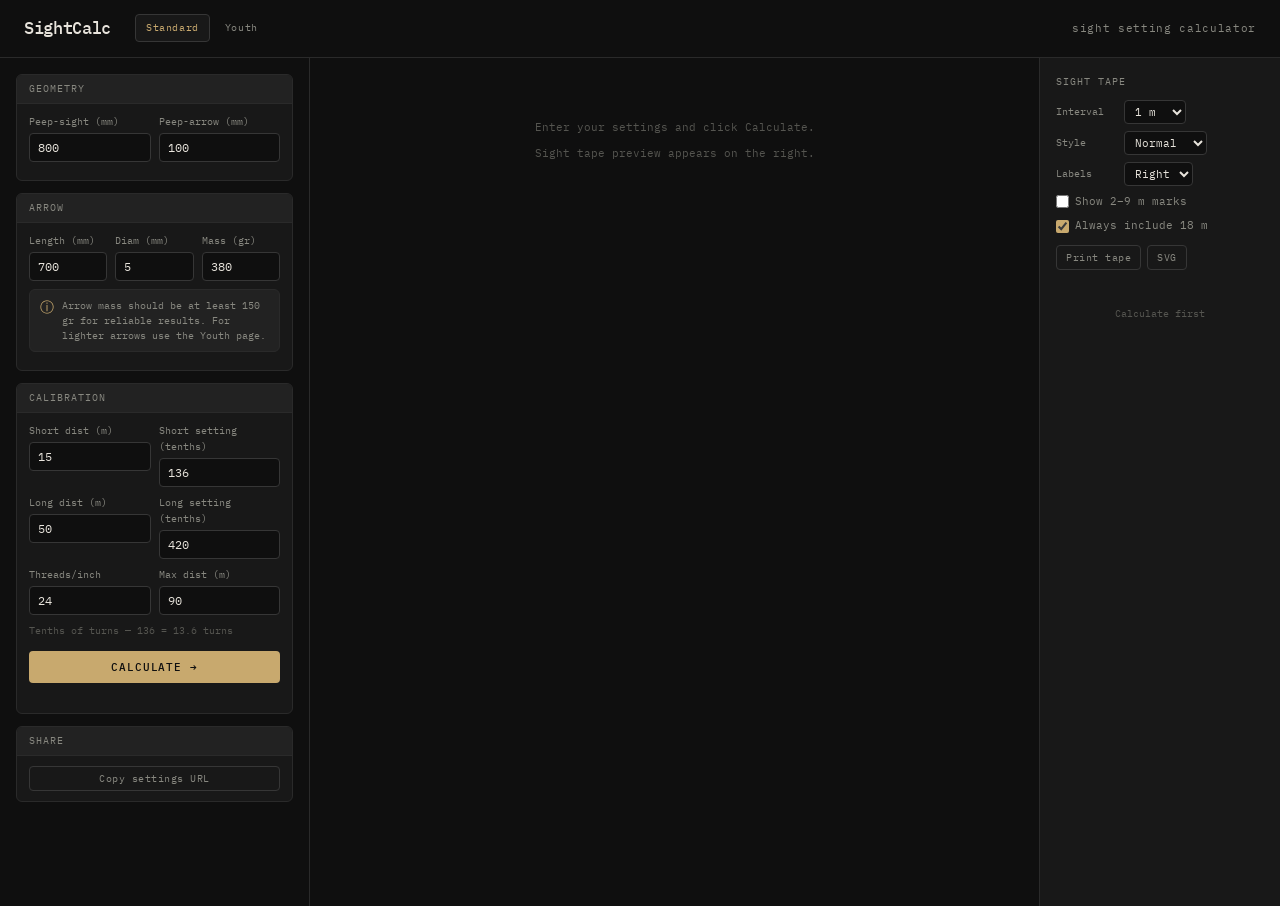
<file: backup_index.html>
<!DOCTYPE html>
<html lang="en">
<head>
<meta charset="UTF-8">
<meta name="viewport" content="width=device-width, initial-scale=1.0">
<title>SightCalc</title>
<link rel="preconnect" href="https://fonts.googleapis.com">
<link href="https://fonts.googleapis.com/css2?family=IBM+Plex+Mono:wght@400;500&family=IBM+Plex+Sans:wght@300;400;500&display=swap" rel="stylesheet">
<style>
  *, *::before, *::after { box-sizing: border-box; margin: 0; padding: 0; }
  :root {
    --bg: #0f0f0f; --surface: #181818; --surface2: #222222;
    --border: #2a2a2a; --border2: #363636;
    --accent: #c8a96e; --accent2: #e8c98e;
    --text: #e8e4dc; --muted: #888880; --dim: #555550;
    --danger: #e05050; --peak: #c87830; --warn-bg: #1a1200; --warn-border: #3a2800;
    --mono: 'IBM Plex Mono', monospace; --sans: 'IBM Plex Sans', sans-serif;
  }
  *, *::before, *::after { box-sizing: border-box; }
  body { background: var(--bg); color: var(--text); font-family: var(--sans); font-size: 14px; line-height: 1.6; min-height: 100vh; }
  header { border-bottom: 1px solid var(--border); padding: 0.9rem 1.5rem; display: flex; align-items: center; justify-content: space-between; gap: 1rem; }
  .header-left { display: flex; align-items: center; gap: 1.5rem; }
  h1 { font-family: var(--mono); font-size: 17px; font-weight: 500; letter-spacing: -0.02em; }
  nav { display: flex; gap: 4px; }
  .nav-link { font-family: var(--mono); font-size: 10px; letter-spacing: 0.06em; padding: 5px 10px; border-radius: 4px; text-decoration: none; color: var(--muted); border: 1px solid transparent; transition: all 0.15s; cursor: pointer; }
  .nav-link.active { color: var(--accent); border-color: var(--border2); background: var(--surface); }
  .nav-link:hover:not(.active) { color: var(--text); border-color: var(--border); }
  .header-right { font-family: var(--mono); font-size: 11px; color: var(--muted); letter-spacing: 0.06em; }
  .app { display: grid; grid-template-columns: 310px 1fr 240px; min-height: calc(100vh - 52px); }
  .sidebar { border-right: 1px solid var(--border); padding: 1rem; overflow-y: auto; }
  .output  { padding: 1rem; overflow-y: auto; border-right: 1px solid var(--border); }
  .tape-col { padding: 1rem; background: var(--surface); overflow-y: auto; }
  .panel { background: var(--surface); border: 1px solid var(--border); border-radius: 6px; margin-bottom: 0.75rem; overflow: hidden; }
  .ph { background: var(--surface2); padding: 6px 12px; font-family: var(--mono); font-size: 10px; letter-spacing: 0.1em; text-transform: uppercase; color: var(--muted); border-bottom: 1px solid var(--border); }
  .pb { padding: 10px 12px; }
  .fr  { display: grid; grid-template-columns: 1fr 1fr; gap: 8px; margin-bottom: 8px; }
  .fr3 { display: grid; grid-template-columns: 1fr 1fr 1fr; gap: 8px; margin-bottom: 8px; }
  .field { display: flex; flex-direction: column; gap: 3px; }
  label { font-size: 10px; color: var(--muted); font-family: var(--mono); }
  input[type="number"], select { background: var(--bg); border: 1px solid var(--border2); border-radius: 4px; color: var(--text); font-family: var(--mono); font-size: 12px; padding: 6px 8px; width: 100%; outline: none; -moz-appearance: textfield; }
  input[type="number"]::-webkit-inner-spin-button { -webkit-appearance: none; }
  input:focus, select:focus { border-color: var(--accent); }
  select:disabled { opacity: 0.4; cursor: not-allowed; }
  .btn-calc { width: 100%; background: var(--accent); color: #0f0f0f; border: none; border-radius: 4px; font-family: var(--mono); font-size: 11px; font-weight: 500; letter-spacing: 0.08em; text-transform: uppercase; padding: 9px; cursor: pointer; margin-top: 4px; transition: background 0.15s; }
  .btn-calc:hover { background: var(--accent2); }
  .bsm { background: transparent; border: 1px solid var(--border2); border-radius: 4px; color: var(--muted); font-family: var(--mono); font-size: 10px; letter-spacing: 0.05em; padding: 5px 9px; cursor: pointer; white-space: nowrap; transition: all 0.15s; }
  .bsm:hover { border-color: var(--accent); color: var(--accent); }
  .err { font-family: var(--mono); font-size: 10px; color: var(--danger); min-height: 14px; margin-top: 6px; }
  .mg { display: grid; grid-template-columns: repeat(4,1fr); gap: 8px; margin-bottom: 1rem; }
  .metric { background: var(--surface); border: 1px solid var(--border); border-radius: 6px; padding: 10px 12px; }
  .ml { font-family: var(--mono); font-size: 9px; letter-spacing: 0.08em; text-transform: uppercase; color: var(--muted); margin-bottom: 4px; }
  .mv { font-family: var(--mono); font-size: 18px; font-weight: 500; color: var(--accent); line-height: 1.1; }
  .mu { font-size: 10px; color: var(--dim); margin-top: 2px; }
  .tn { background: var(--warn-bg); border: 1px solid var(--warn-border); border-radius: 6px; padding: 7px 10px; margin-bottom: 1rem; font-family: var(--mono); font-size: 10px; color: var(--peak); }
  .tw { background: var(--surface); border: 1px solid var(--border); border-radius: 6px; overflow: hidden; }
  .ttb { display: flex; align-items: center; justify-content: space-between; padding: 7px 10px; border-bottom: 1px solid var(--border); background: var(--surface2); gap: 8px; flex-wrap: wrap; }
  .tt { font-family: var(--mono); font-size: 10px; letter-spacing: 0.1em; text-transform: uppercase; color: var(--muted); }
  .ta { display: flex; gap: 6px; align-items: center; flex-wrap: wrap; }
  .tc { overflow-y: auto; max-height: 52vh; }
  table { width: 100%; border-collapse: collapse; font-family: var(--mono); font-size: 11px; }
  thead { position: sticky; top: 0; z-index: 1; }
  th { background: var(--surface2); color: var(--muted); font-weight: 500; font-size: 9px; letter-spacing: 0.08em; text-transform: uppercase; padding: 6px 10px; text-align: left; border-bottom: 1px solid var(--border); }
  td { padding: 4px 10px; border-bottom: 1px solid var(--border); color: var(--text); }
  tr:last-child td { border-bottom: none; }
  tr:hover td { background: rgba(255,255,255,0.02); }
  tr.peak  td { background: #1a1000; color: var(--peak); }
  tr.calib td { background: #0a1520; color: #78b0e0; }
  tr.extra td { color: var(--accent); }
  .cp { color: #5a9a5a; } .cn { color: var(--danger); }
  .empty { text-align: center; padding: 2.5rem 1rem; color: var(--dim); font-family: var(--mono); font-size: 11px; line-height: 2.4; }
  .info-note { display: flex; align-items: flex-start; gap: 8px; background: var(--surface2); border: 1px solid var(--border); border-radius: 6px; padding: 8px 10px; margin-bottom: 8px; }
  .info-icon { font-size: 14px; flex-shrink: 0; color: var(--accent); line-height: 1.4; }
  .info-text { font-family: var(--mono); font-size: 10px; color: var(--muted); line-height: 1.5; }
  .tape-hd { font-family: var(--mono); font-size: 10px; letter-spacing: 0.1em; text-transform: uppercase; color: var(--muted); margin-bottom: 10px; }
  .tape-opts { display: flex; flex-direction: column; gap: 7px; margin-bottom: 10px; }
  .tape-opts label { display: flex; align-items: center; gap: 6px; font-size: 11px; color: var(--muted); font-family: var(--mono); cursor: pointer; }
  .tape-opts input[type="checkbox"] { accent-color: var(--accent); }
  .tape-opts select { width: auto; font-size: 11px; padding: 3px 6px; }
  .opt-row { display: flex; align-items: center; gap: 8px; }
  .opt-row label { min-width: 60px; font-size: 10px; }
  .tape-acts { display: flex; gap: 6px; margin-bottom: 12px; flex-wrap: wrap; }
  #tapePreview svg { border: 1px solid var(--border); background: #fff; border-radius: 3px; max-width: 100%; }
  .legend { display: flex; gap: 14px; margin-top: 10px; font-family: var(--mono); font-size: 10px; color: var(--dim); flex-wrap: wrap; }
  .li { display: flex; align-items: center; gap: 5px; }
  .ld { width: 8px; height: 8px; border-radius: 2px; }
  .seg-ctrl { display: flex; border: 1px solid var(--border2); border-radius: 4px; overflow: hidden; }
  .seg-btn { background: transparent; border: none; border-right: 1px solid var(--border2); color: var(--muted); font-family: var(--mono); font-size: 10px; padding: 4px 10px; cursor: pointer; transition: all 0.15s; }
  .seg-btn:last-child { border-right: none; }
  .seg-btn.active { background: var(--accent); color: #0f0f0f; }
  .seg-btn:hover:not(.active) { color: var(--text); background: var(--surface2); }
  @media (max-width: 1050px) { .app { grid-template-columns: 300px 1fr; } .tape-col { display: none; } }
  @media (max-width: 680px)  { .app { grid-template-columns: 1fr; } .sidebar { border-right: none; border-bottom: 1px solid var(--border); } .mg { grid-template-columns: repeat(2,1fr); } }
  @media print {
    body, .app { display: block; background: white; }
    .sidebar, .output, header { display: none !important; }
    .tape-col { display: block !important; padding: 0; background: white; border: none; }
    .tape-hd, .tape-opts, .tape-acts { display: none !important; }
    #tapePreview svg { border: none; }
    @page { margin: 5mm; size: A4 portrait; }
  }
</style>
</head>
<body>

<header>
  <div class="header-left">
    <h1>SightCalc</h1>
    <nav>
      <span class="nav-link active">Standard</span>
      <a class="nav-link" href="youth.html">Youth</a>
    </nav>
  </div>
  <div class="header-right">sight setting calculator</div>
</header>

<div class="app">
  <aside class="sidebar">

    <div class="panel">
      <div class="ph">Geometry</div>
      <div class="pb">
        <div class="fr">
          <div class="field"><label>Peep-sight (mm)</label><input type="number" id="eyeSight" value="800" step="5"></div>
          <div class="field"><label>Peep-arrow (mm)</label><input type="number" id="eyeArrow" value="100" step="5"></div>
        </div>
      </div>
    </div>

    <div class="panel">
      <div class="ph">Arrow</div>
      <div class="pb">
        <div class="fr3">
          <div class="field"><label>Length (mm)</label><input type="number" id="arrowLen" value="700" step="5" min="500"></div>
          <div class="field"><label>Diam (mm)</label><input type="number" id="arrowDiam" value="5" step="0.01"></div>
          <div class="field"><label>Mass (gr)</label><input type="number" id="arrowMass" value="380" step="5" min="150"></div>
        </div>
        <div class="info-note">
          <span class="info-icon">&#9432;</span>
          <span class="info-text">Arrow mass should be at least 150 gr for reliable results. For lighter arrows use the Youth page.</span>
        </div>
      </div>
    </div>

    <div class="panel">
      <div class="ph">Calibration</div>
      <div class="pb">
        <div class="fr">
          <div class="field"><label>Short dist (m)</label><input type="number" id="dist1" value="15" step="1"></div>
          <div class="field"><label>Short setting (tenths)</label><input type="number" id="set1" value="136" step="1"></div>
        </div>
        <div class="fr">
          <div class="field"><label>Long dist (m)</label><input type="number" id="dist2" value="50" step="5"></div>
          <div class="field"><label>Long setting (tenths)</label><input type="number" id="set2" value="420" step="1"></div>
        </div>
        <div class="fr">
          <div class="field"><label>Threads/inch</label><input type="number" id="tpi" value="24" step="1"></div>
          <div class="field"><label>Max dist (m)</label><input type="number" id="maxDist" value="90" step="10"></div>
        </div>
        <p style="font-family:var(--mono);font-size:10px;color:var(--dim);margin-bottom:8px">Tenths of turns — 136 = 13.6 turns</p>
        <button class="btn-calc" onclick="calculate()">Calculate &rarr;</button>
        <div class="err" id="err"></div>
      </div>
    </div>

    <div class="panel">
      <div class="ph">Share</div>
      <div class="pb">
        <button class="bsm" onclick="copyURL()" style="width:100%">Copy settings URL</button>
        <div id="urlBar" style="display:none;margin-top:8px;font-family:var(--mono);font-size:9px;color:var(--dim);word-break:break-all;background:var(--bg);padding:6px 8px;border-radius:4px;border:1px solid var(--border)"></div>
      </div>
    </div>

  </aside>

  <section class="output">
    <div id="emptyState" class="empty">Enter your settings and click Calculate.<br>Sight tape preview appears on the right.</div>
    <div id="results" style="display:none">
      <div class="mg" id="metrics"></div>
      <div class="tn" id="tnote"></div>
      <div class="tw">
        <div class="ttb">
          <span class="tt">Settings — flat ground</span>
          <div class="ta">
            <div class="seg-ctrl">
              <button class="seg-btn active" id="ivBtn1" onclick="setTableInterval(1)">1 m</button>
              <button class="seg-btn" id="ivBtn5" onclick="setTableInterval(5)">5 m</button>
            </div>
            <button class="bsm" onclick="printTable()">Print</button>
            <button class="bsm" onclick="exportCSV()">CSV</button>
            <button class="bsm" onclick="exportTXT()">TXT</button>
          </div>
        </div>
        <div class="tc">
          <table>
            <thead><tr><th>Dist</th><th>Setting</th><th>Change</th><th>mm</th></tr></thead>
            <tbody id="tbody"></tbody>
          </table>
        </div>
      </div>
      <div class="legend" style="margin-top:10px">
        <div class="li"><div class="ld" style="background:#3a2800"></div> Turnover peak</div>
        <div class="li"><div class="ld" style="background:#0e1c2c"></div> Calibration distance</div>
        <div class="li"><div class="ld" style="background:#2a1800"></div> 18 m</div>
      </div>
    </div>
  </section>

  <aside class="tape-col">
    <div class="tape-hd">Sight tape</div>
    <div class="tape-opts">
      <div class="opt-row">
        <label>Interval</label>
        <select id="optInterval" onchange="onIntervalChange()">
          <option value="1">1 m</option>
          <option value="5">5 m</option>
          <option value="10">10 m</option>
        </select>
      </div>
      <div class="opt-row">
        <label>Style</label>
        <select id="optStyle" onchange="renderTape()">
          <option value="normal">Normal</option>
          <option value="basic">Basic</option>
          <option value="caveman">Caveman</option>
        </select>
      </div>
      <div class="opt-row">
        <label>Labels</label>
        <select id="optSide" onchange="renderTape()">
          <option value="right">Right</option>
          <option value="left">Left</option>
        </select>
      </div>
      <label><input type="checkbox" id="optShort" onchange="renderTape()"> Show 2–9 m marks</label>
      <label><input type="checkbox" id="opt18" onchange="renderTape()" checked> Always include 18 m</label>
    </div>
    <div class="tape-acts">
      <button class="bsm" onclick="printTape()">Print tape</button>
      <button class="bsm" onclick="dlSVG()">SVG</button>
    </div>
    <div id="tapeEmpty" style="font-family:var(--mono);font-size:10px;color:var(--dim);text-align:center;padding:1.5rem 0">Calculate first</div>
    <div id="tapePreview"></div>
  </aside>
</div>

<script>
let R = null;
let tableInterval = 1;

function setTableInterval(iv) {
  tableInterval = iv;
  document.getElementById('ivBtn1').classList.toggle('active', iv===1);
  document.getElementById('ivBtn5').classList.toggle('active', iv===5);
  if(R) renderTable();
}

function onIntervalChange() {
  const iv = parseInt(document.getElementById('optInterval').value);
  const styleEl = document.getElementById('optStyle');
  if (iv === 1) {
    if (styleEl.value === 'basic') styleEl.value = 'normal';
    Array.from(styleEl.options).forEach(o => { o.disabled = (o.value === 'basic'); });
  } else {
    Array.from(styleEl.options).forEach(o => { o.disabled = false; });
  }
  renderTape();
}

function trajectory(td, v0, la, sl, dr, am) {
  const dt = 0.002;
  let x=0,y=0,vx=v0*Math.cos(la),vy=v0*Math.sin(la),a=la;
  let ax=(-dr*Math.cos(a)/am)-9.8*Math.sin(sl), ay=(-dr*Math.sin(a)/am)-9.8*Math.cos(sl);
  while(x<td){
    x+=vx*dt+.5*ax*dt*dt; y+=vy*dt+.5*ay*dt*dt;
    vx+=ax*dt; vy+=ay*dt; a=vy/vx;
    ax=(-dr*Math.cos(a)/am)-9.8*Math.sin(sl);
    ay=(-dr*Math.sin(a)/am)-9.8*Math.cos(sl);
  }
  return y-(x-td)*a;
}

function calcDrag(v, L, d, m) {
  const rho=1.204, Lm=L/1000, dm=d/1000, A=Math.PI*dm*Lm, Re=v*Lm/1.52e-5;
  return .5*rho*v*v*A*(0.0576/Math.pow(Re,.2)+0.0016*Lm/dm/Math.pow(Re,.4))*10/7;
}

function findAngle(dist, v0, drag, am, tol) {
  tol=tol||.001; let a=0, s=1;
  let dp=trajectory(dist,v0,a*Math.PI/180,0,drag,am);
  while(dp<=0){a+=s;dp=trajectory(dist,v0,a*Math.PI/180,0,drag,am);}
  let i=0;
  while(Math.abs(dp)>tol&&i<80){
    s/=2;i++;
    while(dp>0){a-=s;dp=trajectory(dist,v0,a*Math.PI/180,0,drag,am);}
    s/=2;i++;
    while(dp<0){a+=s;dp=trajectory(dist,v0,a*Math.PI/180,0,drag,am);}
  }
  return a;
}

function calcGap(v0, es, ea, d1, d2, dr, am) {
  const e1=findAngle(d1,v0,dr,am,.001), e2=findAngle(d2,v0,dr,am,.005);
  return(es*(Math.tan(e2*Math.PI/180)-Math.tan(e1*Math.PI/180))-ea*es*(d2-d1)/d1/d2)*1000;
}

function sMM(dist, v0, es, ea, dr, am) {
  const a=findAngle(dist,v0,dr,am,.001);
  return((ea*(dist-es)/dist)-es*Math.tan(a*Math.PI/180))*1000;
}

function gi(id){return parseFloat(document.getElementById(id).value);}

function toDisplay(tenths) {
  const turns = tenths / 10;
  const rounded = Math.round(turns * 20) / 20;
  return rounded.toFixed(2);
}

function calculate() {
  const es=gi('eyeSight')/1000, ea=gi('eyeArrow')/1000;
  const aL=gi('arrowLen'), aD=gi('arrowDiam'), aG=gi('arrowMass');
  const d1=gi('dist1'), d2=gi('dist2'), s1=gi('set1'), s2=gi('set2');
  const tpi=gi('tpi'), mxD=gi('maxDist');
  const errEl=document.getElementById('err');
  errEl.textContent='';
  if([es,ea,aL,aD,aG,d1,d2,s1,s2,tpi,mxD].some(isNaN)){errEl.textContent='Fill in all fields.';return;}
  if(d1>=d2){errEl.textContent='Short dist must be less than long dist.';return;}

  const am=aG/15.432359/1000;
  const sgMM=Math.abs(s2-s1)/10/tpi*25.4;

  let v0=30, step=10, dr=calcDrag(v0,aL,aD,am);
  let cg=calcGap(v0,es,ea,d1,d2,dr,am);
  while(cg>sgMM){v0+=step;dr=calcDrag(v0,aL,aD,am);cg=calcGap(v0,es,ea,d1,d2,dr,am);}
  let it=0;
  while(Math.abs(cg-sgMM)>.05&&it<50){
    step/=2;it++;
    while(cg<sgMM){v0-=step;dr=calcDrag(v0,aL,aD,am);cg=calcGap(v0,es,ea,d1,d2,dr,am);}
    step/=2;it++;
    while(cg>sgMM){v0+=step;dr=calcDrag(v0,aL,aD,am);cg=calcGap(v0,es,ea,d1,d2,dr,am);}
  }

  const mxC=Math.max(mxD,d2), smm=[];
  for(let d=1;d<=mxC;d++) smm[d]=sMM(d,v0,es,ea,dr,am);

  let pkMM=-Infinity, pkD=1;
  for(let d=2;d<=Math.min(30,mxC);d++) if(smm[d]>pkMM){pkMM=smm[d];pkD=d;}

  const sc=(s2-s1)/(smm[d2]-smm[d1]), of=s1-sc*smm[d1];
  const toT=mm=>sc*mm+of;

  R={smm,toT,pkD,d1,d2,tpi,mxD,v0,sgMM,aL,aD,aG};

  document.getElementById('metrics').innerHTML=`
    <div class="metric"><div class="ml">Arrow speed</div><div class="mv">${v0.toFixed(1)}</div><div class="mu">m/s — ${(v0*1000/25.4/12).toFixed(0)} ft/s</div></div>
    <div class="metric"><div class="ml">Turnover</div><div class="mv">${pkD}</div><div class="mu">metres</div></div>
    <div class="metric"><div class="ml">Sight gap</div><div class="mv">${sgMM.toFixed(1)}</div><div class="mu">mm</div></div>
    <div class="metric"><div class="ml">mm / turn</div><div class="mv">${(25.4/tpi).toFixed(3)}</div><div class="mu">${tpi} tpi</div></div>`;
  document.getElementById('tnote').textContent=`▲ Turnover at ${pkD} m — highest sight position. Settings decrease for distances closer than this.`;

  document.getElementById('emptyState').style.display='none';
  document.getElementById('results').style.display='block';
  document.getElementById('tapeEmpty').style.display='none';

  renderTable();
  renderTape();
}

function getTableRows() {
  if(!R) return [];
  const{smm,pkD,mxD,d1,d2}=R;
  const rows=[];
  const dists=new Set();

  if(tableInterval===1){
    for(let d=1;d<=mxD;d++) dists.add(d);
  } else {
    for(let d=tableInterval;d<=mxD;d+=tableInterval) dists.add(d);
    dists.add(18);
  }
  dists.add(18);

  Array.from(dists).sort((a,b)=>a-b).forEach(d=>{
    if(smm[d]!==undefined) rows.push(d);
  });
  return rows;
}

function renderTable() {
  if(!R) return;
  const{smm,toT,pkD,d1,d2}=R;
  const tb=document.getElementById('tbody');
  tb.innerHTML='';
  const dists=getTableRows();
  let pT=null;
  dists.forEach(d=>{
    const t=toT(smm[d]);
    const ch=pT!==null?(t-pT)/10:null;
    const chStr=ch!==null?(ch>=0?'+':'')+ch.toFixed(2):'—';
    const chCls=ch===null?'':ch>0?'cp':'cn';
    const tr=document.createElement('tr');
    if(d===pkD) tr.className='peak';
    else if(d===d1||d===d2) tr.className='calib';
    else if(d===18) tr.className='extra';
    tr.innerHTML=`<td>${d} m${d===pkD?' ▲':''}</td><td>${toDisplay(t)}</td><td class="${chCls}">${chStr}</td><td>${smm[d].toFixed(1)}</td>`;
    tb.appendChild(tr);
    pT=t;
  });
}

function printTable() {
  if(!R) return;
  const{smm,toT,pkD,mxD,v0,tpi,d1,d2}=R;
  const dists=getTableRows();
  const ivLabel=tableInterval===1?'1 m intervals':'5 m intervals + 18 m';
  let rows='';
  dists.forEach(d=>{
    const t=toT(smm[d]);
    const bold=(d===d1||d===d2||d===18||d===pkD)?'font-weight:600;':'';
    rows+=`<tr style="${bold}"><td>${d} m</td><td>${toDisplay(t)}</td></tr>`;
  });
  const w=window.open('','_blank');
  w.document.write(`<!DOCTYPE html><html><head><title>SightCalc — Settings</title>
  <style>
    body{font-family:'IBM Plex Mono',monospace;font-size:12pt;margin:15mm;color:#000;}
    h2{font-size:14pt;margin-bottom:4px;}
    p{font-size:9pt;color:#555;margin-bottom:12px;}
    table{width:auto;border-collapse:collapse;min-width:200px;}
    th{text-align:left;font-size:9pt;color:#555;padding:4px 16px 4px 0;border-bottom:1px solid #ccc;}
    td{padding:4px 16px 4px 0;font-size:11pt;}
    tr:nth-child(even) td{background:#f8f8f8;}
    @page{margin:15mm;size:A4 portrait;}
  </style></head><body>
  <h2>SightCalc — Sight Settings</h2>
  <p>Speed: ${v0.toFixed(1)} m/s &nbsp;|&nbsp; ${tpi} TPI &nbsp;|&nbsp; ${ivLabel}</p>
  <table><thead><tr><th>Distance</th><th>Setting</th></tr></thead><tbody>${rows}</tbody></table>
  <script>window.onload=function(){window.print();}<\/script>
  </body></html>`);
  w.document.close();
}

function buildSVG() {
  if(!R) return null;
  const{smm,pkD,mxD}=R;
  const right=document.getElementById('optSide').value==='right';
  const style=document.getElementById('optStyle').value;
  const show18=document.getElementById('opt18').checked;
  const iv=parseInt(document.getElementById('optInterval').value);
  const showShort=document.getElementById('optShort').checked;

  const PPM=3.7795;
  const WMM=38, padTop=16, padBot=30;
  const pkMM=smm[pkD], loMM=smm[mxD];
  const HMM=(pkMM-loMM)+padTop+padBot;
  const W=WMM*PPM, H=HMM*PPM;
  const yOf=d=>(padTop+(pkMM-smm[d]))*PPM;

  const spX=(right?12:26)*PPM;
  const tL=(right?5:-5)*PPM, tM=(right?3.5:-3.5)*PPM, tS=(right?2:-2)*PPM;
  const lbX=(right?spX+6.5*PPM:spX-6.5*PPM), anc=right?'start':'end';
  const topY=padTop*PPM, botY=(HMM-padBot)*PPM;

  const calX=(right?W-5.5*PPM:5.5*PPM);
  const calTopY=H-(padBot-4)*PPM, calBotY=calTopY+50*PPM, calMidY=(calTopY+calBotY)/2;

  const MAIN_COL='#c00', COL18='#b06020';
  const MAIN_FS=3.2*PPM, FS18=2.6*PPM;

  const tapeDists=new Set();
  if(iv===1){ for(let d=pkD;d<=mxD;d++) tapeDists.add(d); }
  else { for(let d=iv;d<=mxD;d+=iv) tapeDists.add(d); }
  if(show18&&smm[18]) tapeDists.add(18);
  if(showShort){ for(let d=2;d<=9;d++) if(smm[d]) tapeDists.add(d); }

  let s=`<svg xmlns="http://www.w3.org/2000/svg" width="${W.toFixed(1)}" height="${H.toFixed(1)}" viewBox="0 0 ${W.toFixed(1)} ${H.toFixed(1)}">`;
  s+=`<rect width="${W}" height="${H}" fill="white"/>`;
  s+=`<text x="${spX}" y="${11*PPM}" text-anchor="middle" font-size="${3.3*PPM}" font-family="'IBM Plex Mono',monospace" fill="#333">Metres</text>`;

  if(style==='normal'||style==='basic'){
    s+=`<line x1="${spX}" y1="${topY}" x2="${spX}" y2="${botY}" stroke="#333" stroke-width="0.7"/>`;
  }

  Array.from(tapeDists).sort((a,b)=>a-b).forEach(d=>{
    if(!smm[d]) return;
    const y=yOf(d);
    const is18=show18&&d===18;
    const isShort=d<10;
    const col=is18?COL18:MAIN_COL;
    const fs=is18?FS18:MAIN_FS;

    if(style==='normal'||style==='basic'){
      let tk;
      if(isShort) tk=tM;
      else if(style==='normal'&&iv===1){
        if(d%10===0) tk=tL; else if(d%5===0) tk=tM; else tk=tS;
      } else {
        tk=is18?tM:tL;
      }
      s+=`<line x1="${spX}" y1="${y}" x2="${spX+tk}" y2="${y}" stroke="${col}" stroke-width="${is18?'0.6':'0.8'}"/>`;
      if(!isShort){
        const showLbl=style==='normal'?(d%10===0):true;
        if(showLbl) s+=`<text x="${lbX}" y="${y+1.2*PPM}" text-anchor="${anc}" font-size="${fs}" font-family="'IBM Plex Mono',monospace" fill="${col}">${d/10}</text>`;
      } else {
        const ox=right?tM+PPM:tM-PPM;
        s+=`<text x="${spX+ox}" y="${y+PPM}" text-anchor="${anc}" font-size="${2.3*PPM}" font-family="'IBM Plex Mono',monospace" fill="#888">${d}</text>`;
      }
    }

    if(style==='caveman'){
      const lbl=isShort?String(d):String(d);
      s+=`<text x="${lbX}" y="${y+fs/2}" text-anchor="${anc}" font-size="${fs}" font-family="'IBM Plex Mono',monospace" font-weight="500" fill="${col}">${lbl}</text>`;
    }
  });

  s+=`<line x1="${calX}" y1="${calTopY}" x2="${calX}" y2="${calBotY}" stroke="#ccc" stroke-width="0.6"/>`;
  s+=`<line x1="${calX-1.5*PPM}" y1="${calTopY}" x2="${calX+1.5*PPM}" y2="${calTopY}" stroke="#ccc" stroke-width="0.6"/>`;
  s+=`<line x1="${calX-1.5*PPM}" y1="${calBotY}" x2="${calX+1.5*PPM}" y2="${calBotY}" stroke="#ccc" stroke-width="0.6"/>`;
  s+=`<text x="${calX+2.5*PPM}" y="${calMidY+PPM}" text-anchor="start" font-size="${2.2*PPM}" font-family="'IBM Plex Mono',monospace" fill="#ccc">50</text>`;
  s+=`<text x="${calX+2.5*PPM}" y="${calMidY+3.4*PPM}" text-anchor="start" font-size="${2.2*PPM}" font-family="'IBM Plex Mono',monospace" fill="#ccc">mm</text>`;
  s+=`</svg>`;
  return s;
}

function renderTape(){const s=buildSVG();if(!s)return;document.getElementById('tapePreview').innerHTML=s;}

function printTape(){
  const s=buildSVG();if(!s)return;
  const w=window.open('','_blank');
  w.document.write(`<!DOCTYPE html><html><head><title>SightCalc tape</title>
    <style>body{margin:0;padding:0;background:white;}svg{display:block;}@page{margin:5mm;size:A4 portrait;}</style>
    </head><body>${s}<script>window.onload=function(){window.print();}<\/script></body></html>`);
  w.document.close();
}

function dlSVG(){
  const s=buildSVG();if(!s)return;
  const a=document.createElement('a');
  a.href=URL.createObjectURL(new Blob([s],{type:'image/svg+xml'}));
  a.download='sight-tape.svg'; a.click();
}

function exportCSV(){
  if(!R)return;
  const{smm,toT,mxD}=R;
  let c='Distance (m),Setting,mm\n';
  for(let d=1;d<=mxD;d++) c+=`${d},${toDisplay(toT(smm[d]))},${smm[d].toFixed(2)}\n`;
  dl('sight-settings.csv',c,'text/csv');
}

function exportTXT(){
  if(!R)return;
  const{smm,toT,mxD,v0,tpi}=R;
  let t=`SightCalc\n${'='.repeat(28)}\nSpeed: ${v0.toFixed(1)} m/s  TPI: ${tpi}\n${'-'.repeat(28)}\nDist   Setting    mm\n${'-'.repeat(28)}\n`;
  for(let d=1;d<=mxD;d++) t+=`${String(d).padStart(4)} m  ${toDisplay(toT(smm[d])).padStart(6)}  ${smm[d].toFixed(1).padStart(7)}\n`;
  dl('sight-settings.txt',t,'text/plain');
}

function dl(fn,c,m){const a=document.createElement('a');a.href=URL.createObjectURL(new Blob([c],{type:m}));a.download=fn;a.click();}

function copyURL(){
  const ids=['eyeSight','eyeArrow','arrowLen','arrowDiam','arrowMass','dist1','set1','dist2','set2','tpi','maxDist'];
  const p=new URLSearchParams();
  ids.forEach(id=>p.set(id,document.getElementById(id).value));
  const url=location.origin+location.pathname+'?'+p.toString();
  navigator.clipboard.writeText(url).catch(()=>{});
  const b=document.getElementById('urlBar'); b.textContent=url; b.style.display='block';
}

function loadFromURL(){
  const p=new URLSearchParams(location.search);
  const ids=['eyeSight','eyeArrow','arrowLen','arrowDiam','arrowMass','dist1','set1','dist2','set2','tpi','maxDist'];
  let found=false;
  ids.forEach(id=>{const v=p.get(id);if(v){document.getElementById(id).value=v;found=true;}});
  if(found)calculate();
}
window.addEventListener('load',loadFromURL);
</script>
</body>
</html>
</file>
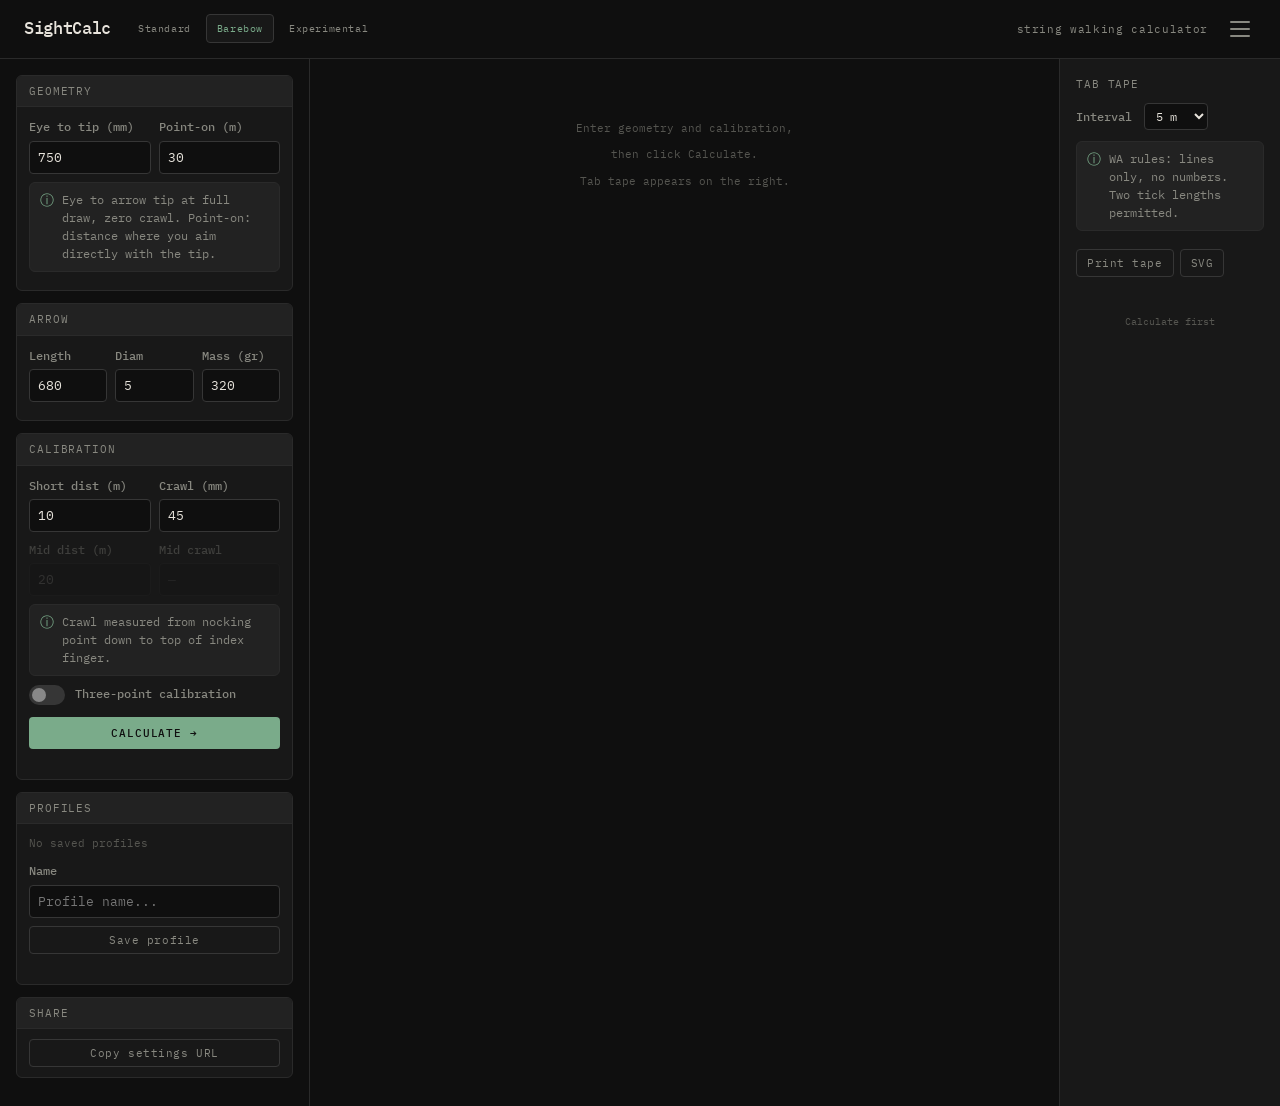
<file: barebow.html>
<!DOCTYPE html>
<html lang="en" data-page="barebow">
<head>
<meta charset="UTF-8">
<meta name="viewport" content="width=device-width, initial-scale=1.0">
<title>SightCalc — Barebow </title>
<link rel="preconnect" href="https://fonts.googleapis.com">
<link href="https://fonts.googleapis.com/css2?family=IBM+Plex+Mono:wght@400;500&family=IBM+Plex+Sans:wght@300;400;500&display=swap" rel="stylesheet">
<link rel="stylesheet" href="shared.css">
<style>
  /* Barebow accent override */
  :root, [data-theme="dark"]    { --accent: #7aab8a; --accent2: #9acbaa; --btn-calc-color: #0f0f0f; }
  [data-theme="contrast"]       { --accent: #ffffff; --accent2: #dddddd; }
  [data-theme="dawn"]           { --accent: #c85040; --accent2: #e06050; }
  [data-theme="paper"]          { --accent: #2d5a1e; --accent2: #3d7a2e; }
  .app { grid-template-columns: 310px 1fr 220px; }
  tr.pton td { background: rgba(122,171,138,0.12); color: #7aab8a; font-weight: 500; }
</style>
</head>
<body>

<header>
  <h1>SightCalc</h1>
    <nav>
    <a class="nav-link" href="index.html">Standard</a>
    <span class="nav-link active">Barebow</span>
    <a class="nav-link" href="experimental.html">Experimental</a>
  </nav>
  <div class="header-right">string walking calculator</div>
  <button class="burger-btn" onclick="openSettings()" aria-label="Settings">
    <span></span><span></span><span></span>
  </button>
</header>

<div class="settings-overlay" id="settingsOverlay">
  <div class="settings-panel">
    <div class="settings-header">
      Settings
      <button class="settings-close" onclick="closeSettings()">&#10005;</button>
    </div>
    <div class="settings-body" id="settingsBody"></div>
  </div>
</div>

<div class="app">
  <aside class="sidebar">

    <div class="panel">
      <div class="ph">Geometry</div>
      <div class="pb">
        <div class="fr">
          <div class="field"><label>Eye to tip (mm)</label><input type="number" id="eyeTip" value="750" step="5"></div>
          <div class="field"><label>Point-on (<span class="unit-label">m</span>)</label><input type="number" id="pointOn" value="30" step="1" min="5"></div>
        </div>
        <div class="info-note">
          <span class="info-icon">&#9432;</span>
          <span class="info-text">Eye to arrow tip at full draw, zero crawl. Point-on: distance where you aim directly with the tip.</span>
        </div>
      </div>
    </div>

    <div class="panel">
      <div class="ph">Arrow</div>
      <div class="pb">
        <div class="fr3">
          <div class="field"><label>Length</label><input type="number" id="arrowLen" value="680" step="5" min="500"></div>
          <div class="field"><label>Diam</label><input type="number" id="arrowDiam" value="5" step="0.01"></div>
          <div class="field"><label>Mass (gr)</label><input type="number" id="arrowMass" value="320" step="5" min="100"></div>
        </div>
      </div>
    </div>

    <div class="panel">
      <div class="ph">Calibration</div>
      <div class="pb">
        <div class="fr">
          <div class="field"><label>Short dist (<span class="unit-label">m</span>)</label><input type="number" id="dist1" value="10" step="1" min="5"></div>
          <div class="field"><label>Crawl (mm)</label><input type="number" id="crawl1" value="45" step="0.5"></div>
        </div>
        <div class="fr" id="midRow" style="opacity:0.35;pointer-events:none">
          <div class="field"><label>Mid dist (<span class="unit-label">m</span>)</label><input type="number" id="dist3" value="20" step="1" min="5" disabled></div>
          <div class="field"><label>Mid crawl</label><input type="number" id="crawl3" value="" step="0.5" disabled placeholder="—"></div>
        </div>
        <div class="info-note" style="margin-bottom:8px">
          <span class="info-icon">&#9432;</span>
          <span class="info-text">Crawl measured from nocking point down to top of index finger.</span>
        </div>
        <label class="switch-label" style="margin-bottom:8px">
          <span class="switch"><input type="checkbox" id="useThreePoint" onchange="onThreePointChange()"><span class="switch-track"></span></span>
          Three-point calibration
        </label>
        <button class="btn-calc" onclick="calculate()">Calculate &rarr;</button>
        <div class="err" id="err"></div>
      </div>
    </div>

    <div class="panel">
      <div class="ph">Profiles</div>
      <div class="pb">
        <div id="profileList" style="margin-bottom:8px"></div>
        <div class="field" style="margin-bottom:8px"><label>Name</label><input type="text" id="profileName" placeholder="Profile name..."></div>
        <button class="bsm" onclick="saveProfile()" style="width:100%">Save profile</button>
        <div class="err" id="profileErr"></div>
      </div>
    </div>

    <div class="panel">
      <div class="ph">Share</div>
      <div class="pb">
        <button class="bsm" onclick="doShare()" style="width:100%">Copy settings URL</button>
        <div id="urlBar" style="display:none;margin-top:8px;font-family:var(--mono);font-size:9px;color:var(--dim);word-break:break-all;background:var(--bg);padding:6px 8px;border-radius:4px;border:1px solid var(--border)"></div>
      </div>
    </div>

  </aside>

  <section class="output">
    <div id="emptyState" class="empty">Enter geometry and calibration,<br>then click Calculate.<br>Tab tape appears on the right.</div>
    <div id="results" style="display:none">
      <div class="mg" id="metrics"></div>
      <div class="tn" id="tnote"></div>
      <div class="tw">
        <div class="ttb">
          <span class="tt">String crawl by distance</span>
          <div class="ta">
            <div class="seg-ctrl">
              <button class="seg-btn active" id="ivBtn1" onclick="setIv(1)">1 <span class="unit-label">m</span></button>
              <button class="seg-btn" id="ivBtn5" onclick="setIv(5)">5 <span class="unit-label">m</span></button>
            </div>
            <button class="bsm" onclick="printTable()">Print</button>
            <button class="bsm" onclick="exportCSV()">CSV</button>
          </div>
        </div>
        <div class="tc">
          <table>
            <thead><tr><th>Distance</th><th>Crawl (mm)</th><th>Note</th></tr></thead>
            <tbody id="tbody"></tbody>
          </table>
        </div>
      </div>
      <div class="legend">
        <div class="li"><div class="ld" style="background:rgba(122,171,138,0.2)"></div> Point-on</div>
        <div class="li"><div class="ld" style="background:#0e1c2c"></div> Calibration</div>
      </div>
    </div>
  </section>

  <aside class="tape-col">
    <div class="tape-hd">Tab tape</div>
    <div class="tape-opts">
      <div class="opt-row">
        <label>Interval</label>
        <select id="optInterval" onchange="renderTape()">
          <option value="5">5 m</option>
          <option value="10">10 m</option>
        </select>
      </div>
      <div class="info-note" style="margin-top:4px">
        <span class="info-icon">&#9432;</span>
        <span class="info-text">WA rules: lines only, no numbers. Two tick lengths permitted.</span>
      </div>
    </div>
    <div class="tape-acts">
      <button class="bsm" onclick="printTape()">Print tape</button>
      <button class="bsm" onclick="dlSVG()">SVG</button>
    </div>
    <div id="tapeEmpty" style="font-family:var(--mono);font-size:10px;color:var(--dim);text-align:center;padding:1.5rem 0">Calculate first</div>
    <div id="tapePreview"></div>
  </aside>
</div>

<script src="shared.js"></script>
<script>
const BB_FIELDS = ['eyeTip','pointOn','arrowLen','arrowDiam','arrowMass','dist1','crawl1'];
const PKEY = 'sightcalc_bb_profiles';
let R = null, iv = 1;

function onThreePointChange() {
  const on = document.getElementById('useThreePoint').checked;
  const row = document.getElementById('midRow');
  row.style.opacity = on ? '1' : '0.35';
  row.style.pointerEvents = on ? 'auto' : 'none';
  row.querySelectorAll('input').forEach(i => i.disabled = !on);
}

function setIv(v) {
  iv = v;
  document.getElementById('ivBtn1').classList.toggle('active', v===1);
  document.getElementById('ivBtn5').classList.toggle('active', v===5);
  if (R) renderTable();
}

function crawlAtDist(d, v0, eyeTipM, anglePointOn, drag, am) {
  const a = findAngle(d, v0, drag, am, 0.001);
  return eyeTipM * (Math.tan(anglePointOn*Math.PI/180) - Math.tan(a*Math.PI/180)) * 1000;
}

function calculate() {
  const eyeTipM = gi('eyeTip')/1000;
  const pointOn = toMetres(gi('pointOn'));
  const aL=gi('arrowLen'), aD=gi('arrowDiam'), aG=gi('arrowMass');
  const d1=toMetres(gi('dist1')), cr1=gi('crawl1');
  const errEl = document.getElementById('err'); errEl.textContent = '';
  if ([eyeTipM,pointOn,aL,aD,aG,d1,cr1].some(isNaN)) { errEl.textContent='Fill in all fields.'; return; }
  if (d1 >= pointOn) { errEl.textContent='Calibration dist must be shorter than point-on.'; return; }
  const am = aG/15.432359/1000;
  let v0=60, step=10, dr=calcDrag(v0,aL,aD,am);
  let apOn=findAngle(pointOn,v0,dr,am,0.001);
  let calcCr=crawlAtDist(d1,v0,eyeTipM,apOn,dr,am);
  while (calcCr < cr1) {
    v0-=step;
    if (v0<5) { errEl.textContent='Velocity too low — check calibration values.'; return; }
    dr=calcDrag(v0,aL,aD,am); apOn=findAngle(pointOn,v0,dr,am,0.001);
    calcCr=crawlAtDist(d1,v0,eyeTipM,apOn,dr,am);
  }
  let it=0;
  while (Math.abs(calcCr-cr1)>0.05 && it<60) {
    step/=2; it++;
    while (calcCr>cr1) { v0+=step; dr=calcDrag(v0,aL,aD,am); apOn=findAngle(pointOn,v0,dr,am,0.001); calcCr=crawlAtDist(d1,v0,eyeTipM,apOn,dr,am); }
    step/=2; it++;
    while (calcCr<cr1) { v0-=step; dr=calcDrag(v0,aL,aD,am); apOn=findAngle(pointOn,v0,dr,am,0.001); calcCr=crawlAtDist(d1,v0,eyeTipM,apOn,dr,am); }
  }
  const finalApOn=findAngle(pointOn,v0,dr,am,0.001);
  const crawls=[];
  for (let d=1; d<=pointOn; d++) crawls[d]=crawlAtDist(d,v0,eyeTipM,finalApOn,dr,am);

  // Three-point refinement
  const useThree=document.getElementById('useThreePoint').checked;
  if (useThree) {
    const d3=gi('dist3'), cr3=gi('crawl3');
    if (!isNaN(d3)&&!isNaN(cr3)&&crawls[Math.round(d3)]!==undefined) {
      const pts=[[d1,cr1],[Math.round(d3),cr3],[pointOn,0]];
      let sumR=0;
      pts.forEach(([d,cr])=>{
        const a=findAngle(d,v0,dr,am,0.001);
        const ratio=Math.tan(finalApOn*Math.PI/180)-Math.tan(a*Math.PI/180);
        if (Math.abs(ratio)>0.0001) sumR+=(cr/1000)/ratio;
      });
      const eyeAdj=sumR/pts.length;
      if (eyeAdj>0.3&&eyeAdj<2.0) for (let d=1;d<=pointOn;d++) crawls[d]=crawlAtDist(d,v0,eyeAdj,finalApOn,dr,am);
    }
  }

  R={crawls,pointOn,d1,cr1,v0,eyeTipM,aL,aD,aG};
  const ul=unitLabel();
  document.getElementById('metrics').innerHTML=`
    <div class="metric"><div class="ml">Arrow speed</div><div class="mv">${v0.toFixed(1)}</div><div class="mu">m/s — ${(v0*1000/25.4/12).toFixed(0)} ft/s</div></div>
    <div class="metric"><div class="ml">Point-on</div><div class="mv">${pointOn}</div><div class="mu">${ul} — zero crawl</div></div>
    <div class="metric"><div class="ml">Max crawl</div><div class="mv">${crawls[d1]?crawls[d1].toFixed(1):'—'}</div><div class="mu">mm at ${d1} ${ul}</div></div>`;
  document.getElementById('tnote').textContent=`At ${pointOn} ${ul} you aim with the arrow tip — no crawl. Crawl increases as distance decreases.`;
  document.getElementById('emptyState').style.display='none';
  document.getElementById('results').style.display='block';
  document.getElementById('tapeEmpty').style.display='none';
  renderTable(); renderTape();
}

function getDists() {
  if (!R) return [];
  const {crawls,pointOn}=R;
  const dists=new Set();
  if (iv===1) { for (let d=1;d<=pointOn;d++) dists.add(d); }
  else { for (let d=5;d<=pointOn;d+=5) dists.add(d); }
  dists.add(pointOn);
  return Array.from(dists).filter(d=>d>=1&&d<=pointOn).sort((a,b)=>a-b);
}

function renderTable() {
  if (!R) return;
  const {crawls,pointOn,d1}=R;
  const tb=document.getElementById('tbody'); tb.innerHTML='';
  getDists().forEach(d=>{
    const cr=crawls[d]; if (cr===undefined) return;
    const tr=document.createElement('tr');
    if (d===pointOn) tr.className='pton';
    else if (d===d1) tr.className='calib';
    tr.innerHTML=`<td>${d} ${unitLabel()}</td><td>${cr<0?'—':cr.toFixed(1)+' mm'}</td><td style="color:var(--dim);font-size:11px">${d===pointOn?'point-on':d===d1?'calibration':''}</td>`;
    tb.appendChild(tr);
  });
}

function buildSVG() {
  if (!R) return null;
  const {crawls,pointOn}=R;
  const iv=parseInt(document.getElementById('optInterval').value);
  const PPM=3.7795, WMM=22, padTop=10, padBot=14;
  let maxCr=0;
  for (let d=5;d<=pointOn;d+=5) if (crawls[d]&&crawls[d]>maxCr) maxCr=crawls[d];
  maxCr=Math.ceil(maxCr/5)*5;
  const HMM=maxCr+padTop+padBot, W=WMM*PPM, H=HMM*PPM;
  const yOf=cr=>(padTop+cr)*PPM;
  const spX=11*PPM, tL=5*PPM, tS=2.5*PPM;
  const primary=new Set(), secondary=new Set();
  for (let d=iv;d<=pointOn;d+=iv) if (crawls[d]&&crawls[d]>=0) primary.add(d);
  if (iv===10) for (let d=5;d<=pointOn;d+=10) if (crawls[d]&&crawls[d]>=0&&!primary.has(d)) secondary.add(d);
  let s=`<svg xmlns="http://www.w3.org/2000/svg" width="${W.toFixed(1)}" height="${H.toFixed(1)}" viewBox="0 0 ${W.toFixed(1)} ${H.toFixed(1)}">`;
  s+=`<rect width="${W}" height="${H}" fill="white"/>`;
  s+=`<line x1="${spX}" y1="${padTop*PPM}" x2="${spX}" y2="${(HMM-padBot)*PPM}" stroke="#222" stroke-width="0.8"/>`;
  s+=`<line x1="${spX-tL}" y1="${padTop*PPM}" x2="${spX+tL}" y2="${padTop*PPM}" stroke="#c00" stroke-width="1.2"/>`;
  secondary.forEach(d=>{ const y=yOf(crawls[d]); s+=`<line x1="${spX}" y1="${y}" x2="${spX+tS}" y2="${y}" stroke="#222" stroke-width="0.6"/>`; });
  primary.forEach(d=>{ const y=yOf(crawls[d]); s+=`<line x1="${spX}" y1="${y}" x2="${spX+tL}" y2="${y}" stroke="#222" stroke-width="0.8"/>`; });
  const calTopY=H-(padBot-2)*PPM, calBotY=calTopY+30*PPM, calMidY=(calTopY+calBotY)/2;
  s+=`<line x1="3" y1="${calTopY}" x2="3" y2="${calBotY}" stroke="#ccc" stroke-width="0.5"/>`;
  s+=`<line x1="1.5" y1="${calTopY}" x2="4.5" y2="${calTopY}" stroke="#ccc" stroke-width="0.5"/>`;
  s+=`<line x1="1.5" y1="${calBotY}" x2="4.5" y2="${calBotY}" stroke="#ccc" stroke-width="0.5"/>`;
  s+=`<text x="6" y="${calMidY+PPM}" font-size="${2.2*PPM}" font-family="'IBM Plex Mono',monospace" fill="#ccc">30</text>`;
  s+=`<text x="6" y="${calMidY+3.4*PPM}" font-size="${2.2*PPM}" font-family="'IBM Plex Mono',monospace" fill="#ccc">mm</text>`;
  s+=`</svg>`; return s;
}

function renderTape() { const s=buildSVG(); if (!s) return; document.getElementById('tapePreview').innerHTML=s; }
function printTape() { const s=buildSVG(); if (!s) return; const w=window.open('','_blank'); w.document.write(`<!DOCTYPE html><html><head><title>SightCalc tab tape</title><style>body{margin:0;padding:0;}svg{display:block;}@page{margin:5mm;size:A4;}</style></head><body>${s}<script>window.onload=function(){window.print();}<\/script></body></html>`); w.document.close(); }
function dlSVG() { const s=buildSVG(); if (!s) return; downloadBlob('tab-tape.svg',s,'image/svg+xml'); }

function printTable() {
  if (!R) return;
  const {crawls,pointOn,d1,v0}=R;
  let rows='';
  getDists().forEach(d=>{ const cr=crawls[d]; if(cr===undefined)return; const bold=(d===pointOn||d===d1)?'font-weight:700;':''; rows+=`<tr style="${bold}"><td>${d} ${unitLabel()}</td><td>${cr<0?'—':cr.toFixed(1)+' mm'}</td></tr>`; });
  const w=window.open('','_blank');
  w.document.write(`<!DOCTYPE html><html><head><title>SightCalc Barebow</title><style>body{font-family:'IBM Plex Mono',monospace;font-size:12pt;margin:15mm;}h2{font-size:14pt;margin-bottom:4px;}p{font-size:9pt;color:#666;margin-bottom:12px;}table{border-collapse:collapse;}th{text-align:left;font-size:9pt;color:#666;padding:4px 16px 4px 0;border-bottom:1px solid #ccc;}td{padding:4px 16px 4px 0;}@page{margin:15mm;size:A4;}</style></head><body><h2>SightCalc — Barebow</h2><p>Speed: ${v0.toFixed(1)} m/s | Point-on: ${pointOn} ${unitLabel()}</p><table><thead><tr><th>Distance</th><th>Crawl</th></tr></thead><tbody>${rows}</tbody></table><script>window.onload=function(){window.print();}<\/script></body></html>`);
  w.document.close();
}

function exportCSV() {
  if (!R) return;
  const {crawls,pointOn}=R;
  let c='Distance,Crawl (mm)\n';
  for (let d=1;d<=pointOn;d++) if(crawls[d]!==undefined) c+=`${d} ${unitLabel()},${crawls[d]<0?'':crawls[d].toFixed(1)}\n`;
  downloadBlob('crawl-settings.csv',c,'text/csv');
}

function loadP() { try { return JSON.parse(localStorage.getItem(PKEY)||'{}'); } catch(e) { return {}; } }
function saveP(p) { localStorage.setItem(PKEY,JSON.stringify(p)); }
function renderProfiles() {
  const profiles=loadP(), el=document.getElementById('profileList'), names=Object.keys(profiles);
  if (!names.length) { el.innerHTML='<div style="font-family:var(--mono);font-size:11px;color:var(--dim)">No saved profiles</div>'; return; }
  el.innerHTML=names.map(n=>`<div class="profile-item">
    <span style="flex:1;overflow:hidden;text-overflow:ellipsis;white-space:nowrap;color:var(--text)">${n}</span>
    <button class="bsm" onclick="loadProfile(this.dataset.n)" data-n="${n}">Load</button>
    <button class="bsm" style="color:var(--danger);border-color:var(--danger)" onclick="confirmDelete(this,this.dataset.n,deleteProfile)" data-n="${n}" data-confirming="false">&#10005;</button>
  </div>`).join('');
}
function saveProfile() {
  const name=document.getElementById('profileName').value.trim();
  const errEl=document.getElementById('profileErr');
  if (!name) { errEl.textContent='Enter a name.'; return; } errEl.textContent='';
  const profiles=loadP(), data={};
  BB_FIELDS.forEach(id=>{ const el=document.getElementById(id); if(el) data[id]=el.value; });
  data._unit=currentUnit; profiles[name]=data; saveP(profiles);
  document.getElementById('profileName').value=''; renderProfiles();
}
function loadProfile(name) {
  const data=loadP()[name]; if (!data) return;
  BB_FIELDS.forEach(id=>{ const el=document.getElementById(id); if(el&&data[id]!==undefined) el.value=data[id]; });
  if(data._unit) setUnit(data._unit);
  calculate();
}
function deleteProfile(name) { const p=loadP(); delete p[name]; saveP(p); renderProfiles(); }
function doShare() { copyURL(BB_FIELDS); }

window.addEventListener('load', ()=>{ if(loadFromURL(BB_FIELDS)) calculate(); renderProfiles(); setUnit(currentUnit); });
</script>
</body>
</html>
</file>
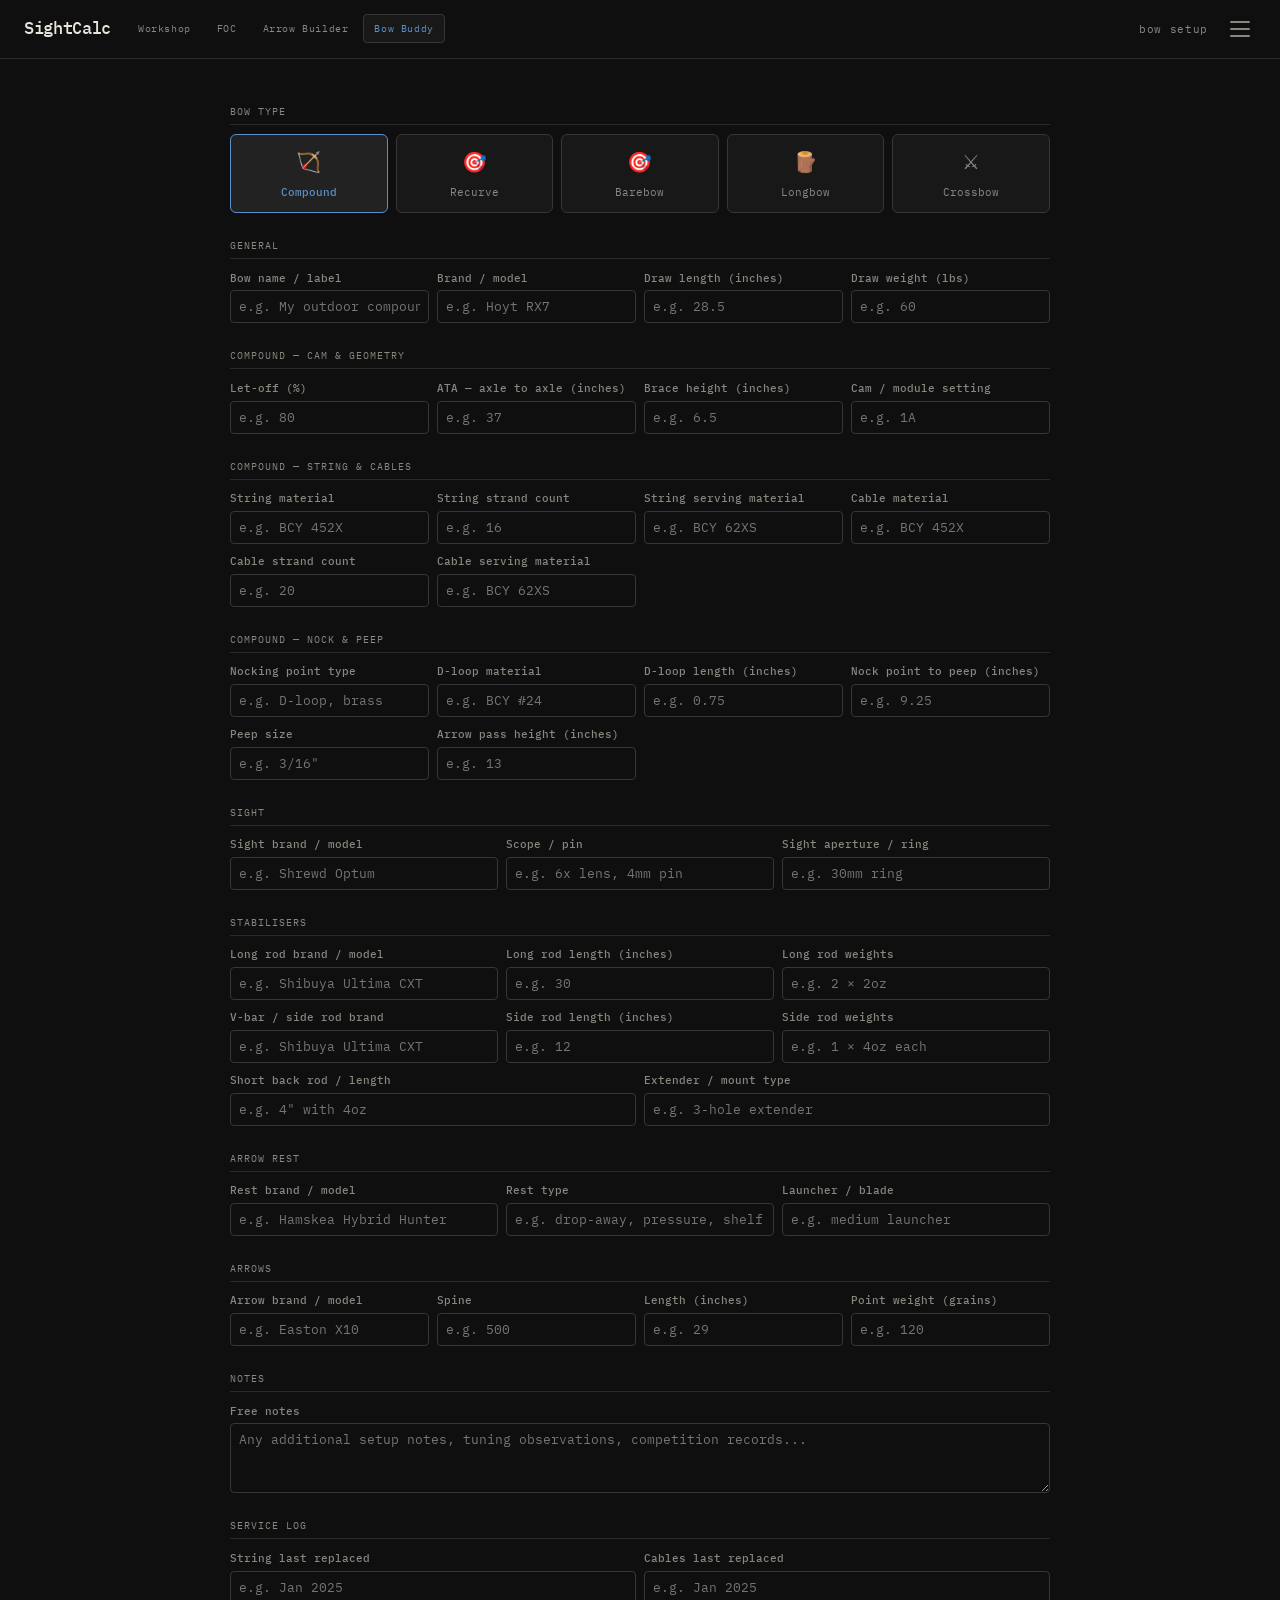
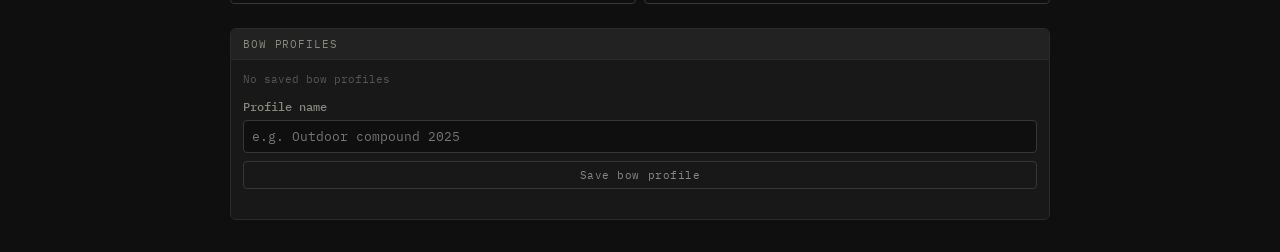
<file: bow-buddy.html>
<!DOCTYPE html>
<html lang="en" data-page="bow-buddy">
<head>
<meta charset="UTF-8">
<meta name="viewport" content="width=device-width, initial-scale=1.0">
<title>SightCalc — Bow Buddy</title>
<link rel="preconnect" href="https://fonts.googleapis.com">
<link href="https://fonts.googleapis.com/css2?family=IBM+Plex+Mono:wght@400;500&family=IBM+Plex+Sans:wght@300;400;500&display=swap" rel="stylesheet">
<link rel="stylesheet" href="shared.css">
<style>
  .bb-wrap { max-width: 860px; margin: 0 auto; padding: 1.25rem; }
  .bb-section { font-family: var(--mono); font-size: 10px; letter-spacing: 0.1em; text-transform: uppercase; color: var(--muted); margin: 1.5rem 0 0.6rem; padding-bottom: 4px; border-bottom: 1px solid var(--border); }
  .bb-grid { display: grid; grid-template-columns: repeat(auto-fit, minmax(180px,1fr)); gap: 8px; margin-bottom: 8px; }
  .bb-grid.two { grid-template-columns: 1fr 1fr; }
  .bb-grid.three { grid-template-columns: 1fr 1fr 1fr; }
  .bb-grid.full { grid-template-columns: 1fr; }
  .bb-field { display: flex; flex-direction: column; gap: 3px; }
  .bb-field label { font-family: var(--mono); font-size: 11px; color: var(--muted); font-weight: 500; }
  .bb-field textarea { background: var(--input-bg, var(--bg)); border: 1px solid var(--input-border, var(--border2)); border-radius: 4px; color: var(--text); font-family: var(--mono); font-size: 13px; padding: 7px 8px; width: 100%; outline: none; resize: vertical; min-height: 70px; }
  .bb-field textarea:focus { border-color: var(--accent); }
  .hidden { display: none !important; }
  .bb-toolbar { display: flex; gap: 8px; margin-bottom: 1rem; flex-wrap: wrap; align-items: center; }
  .bb-toolbar .spacer { flex: 1; }
  .bow-type-grid { display: grid; grid-template-columns: repeat(5, 1fr); gap: 8px; margin-bottom: 1rem; }
  .bow-type-btn { background: var(--surface); border: 1px solid var(--border2); border-radius: 6px; padding: 10px 8px; cursor: pointer; text-align: center; font-family: var(--mono); font-size: 11px; color: var(--muted); transition: all 0.15s; }
  .bow-type-btn:hover { border-color: var(--accent); color: var(--text); }
  .bow-type-btn.active { border-color: var(--accent); background: var(--surface2); color: var(--accent); font-weight: 500; }
  .bow-type-icon { font-size: 20px; display: block; margin-bottom: 4px; }
  .profile-row { display: flex; align-items: center; gap: 6px; padding: 5px 0; border-bottom: 1px solid var(--border); font-family: var(--mono); font-size: 12px; }
  .profile-row:last-child { border-bottom: none; }
  .profile-row span { flex: 1; overflow: hidden; text-overflow: ellipsis; white-space: nowrap; color: var(--text); }
  @media (max-width: 600px) {
    .bow-type-grid { grid-template-columns: repeat(3,1fr); }
    .bb-grid.three { grid-template-columns: 1fr 1fr; }
  }
</style>
</head>
<body>

<header>
  <h1>SightCalc</h1>
  <nav>
    <a class="nav-link" href="workshop-tools.html">Workshop</a>
    <a class="nav-link" href="foc.html">FOC</a>
    <a class="nav-link" href="arrow-builder.html">Arrow Builder</a>
    <span class="nav-link active">Bow Buddy</span>
  </nav>
  <div class="header-right">bow setup</div>
  <button class="burger-btn" onclick="openSettings()" aria-label="Settings">
    <span></span><span></span><span></span>
  </button>
</header>

<div class="settings-overlay" id="settingsOverlay">
  <div class="settings-panel">
    <div class="settings-header">Settings<button class="settings-close" onclick="closeSettings()">&#10005;</button></div>
    <div class="settings-body" id="settingsBody"></div>
  </div>
</div>

<div class="bb-wrap">

  <!-- Bow type selector -->
  <div class="bb-section">Bow type</div>
  <div class="bow-type-grid">
    <div class="bow-type-btn active" data-type="compound" onclick="setBowType('compound')"><span class="bow-type-icon">🏹</span>Compound</div>
    <div class="bow-type-btn" data-type="recurve" onclick="setBowType('recurve')"><span class="bow-type-icon">🎯</span>Recurve</div>
    <div class="bow-type-btn" data-type="barebow" onclick="setBowType('barebow')"><span class="bow-type-icon">🎯</span>Barebow</div>
    <div class="bow-type-btn" data-type="longbow" onclick="setBowType('longbow')"><span class="bow-type-icon">🪵</span>Longbow</div>
    <div class="bow-type-btn" data-type="crossbow" onclick="setBowType('crossbow')"><span class="bow-type-icon">⚔</span>Crossbow</div>
  </div>

  <!-- General -->
  <div class="bb-section">General</div>
  <div class="bb-grid">
    <div class="bb-field"><label>Bow name / label</label><input type="text" id="bow-name" placeholder="e.g. My outdoor compound"></div>
    <div class="bb-field"><label>Brand / model</label><input type="text" id="bow-model" placeholder="e.g. Hoyt RX7"></div>
    <div class="bb-field"><label>Draw length (inches)</label><input type="number" id="draw-length" step="0.5" placeholder="e.g. 28.5"></div>
    <div class="bb-field"><label>Draw weight (lbs)</label><input type="number" id="draw-weight" step="0.5" placeholder="e.g. 60"></div>
  </div>

  <!-- Compound only -->
  <div id="sec-compound">
    <div class="bb-section">Compound — cam &amp; geometry</div>
    <div class="bb-grid">
      <div class="bb-field"><label>Let-off (%)</label><input type="number" id="letoff" placeholder="e.g. 80"></div>
      <div class="bb-field"><label>ATA — axle to axle (inches)</label><input type="number" id="ata" step="0.25" placeholder="e.g. 37"></div>
      <div class="bb-field"><label>Brace height (inches)</label><input type="number" id="brace-compound" step="0.25" placeholder="e.g. 6.5"></div>
      <div class="bb-field"><label>Cam / module setting</label><input type="text" id="cam-setting" placeholder="e.g. 1A"></div>
    </div>

    <div class="bb-section">Compound — string &amp; cables</div>
    <div class="bb-grid">
      <div class="bb-field"><label>String material</label><input type="text" id="string-material" placeholder="e.g. BCY 452X"></div>
      <div class="bb-field"><label>String strand count</label><input type="number" id="string-strands" placeholder="e.g. 16"></div>
      <div class="bb-field"><label>String serving material</label><input type="text" id="string-serving" placeholder="e.g. BCY 62XS"></div>
      <div class="bb-field"><label>Cable material</label><input type="text" id="cable-material" placeholder="e.g. BCY 452X"></div>
      <div class="bb-field"><label>Cable strand count</label><input type="number" id="cable-strands" placeholder="e.g. 20"></div>
      <div class="bb-field"><label>Cable serving material</label><input type="text" id="cable-serving" placeholder="e.g. BCY 62XS"></div>
    </div>

    <div class="bb-section">Compound — nock &amp; peep</div>
    <div class="bb-grid">
      <div class="bb-field"><label>Nocking point type</label><input type="text" id="nock-type-c" placeholder="e.g. D-loop, brass"></div>
      <div class="bb-field"><label>D-loop material</label><input type="text" id="dloop-material" placeholder="e.g. BCY #24"></div>
      <div class="bb-field"><label>D-loop length (inches)</label><input type="number" id="dloop-length" step="0.0625" placeholder="e.g. 0.75"></div>
      <div class="bb-field"><label>Nock point to peep (inches)</label><input type="number" id="np-to-peep" step="0.0625" placeholder="e.g. 9.25"></div>
      <div class="bb-field"><label>Peep size</label><input type="text" id="peep-size" placeholder="e.g. 3/16&quot;"></div>
      <div class="bb-field"><label>Arrow pass height (inches)</label><input type="number" id="arrow-pass" step="0.0625" placeholder="e.g. 13"></div>
    </div>
  </div>

  <!-- Recurve / Barebow -->
  <div id="sec-recurve" class="hidden">
    <div class="bb-section">Riser &amp; limbs</div>
    <div class="bb-grid">
      <div class="bb-field"><label>Riser brand / model</label><input type="text" id="riser-model" placeholder="e.g. Win&Win INNO EX6"></div>
      <div class="bb-field"><label>Riser size (inches)</label><input type="text" id="riser-size" placeholder="e.g. 25&quot;"></div>
      <div class="bb-field"><label>Limb brand / model</label><input type="text" id="limb-model" placeholder="e.g. Win&Win INNO EX"></div>
      <div class="bb-field"><label>Limb size</label><input type="text" id="limb-size" placeholder="e.g. Long / 70&quot;"></div>
    </div>

    <div class="bb-section">Recurve — tuning</div>
    <div class="bb-grid">
      <div class="bb-field"><label>Brace height (mm)</label><input type="number" id="brace-recurve" step="0.5" placeholder="e.g. 225"></div>
      <div class="bb-field"><label>Tiller (mm)</label><input type="number" id="tiller" step="0.5" placeholder="e.g. +3"></div>
      <div class="bb-field"><label>Limb bolt turns out</label><input type="number" id="limb-turns" step="0.25" placeholder="e.g. 2.5"></div>
      <div class="bb-field"><label>Nocking point (mm from shelf)</label><input type="number" id="nock-point-r" step="0.5" placeholder="e.g. 4"></div>
    </div>

    <div class="bb-section">Recurve — string</div>
    <div class="bb-grid">
      <div class="bb-field"><label>String material</label><input type="text" id="r-string-material" placeholder="e.g. Dacron B55"></div>
      <div class="bb-field"><label>Strand count</label><input type="number" id="r-string-strands" placeholder="e.g. 14"></div>
      <div class="bb-field"><label>Serving material</label><input type="text" id="r-string-serving" placeholder="e.g. Halo"></div>
    </div>
  </div>

  <!-- Barebow extras (plunger etc) -->
  <div id="sec-barebow-extra" class="hidden">
    <div class="bb-section">Barebow — plunger &amp; button</div>
    <div class="bb-grid">
      <div class="bb-field"><label>Plunger brand / model</label><input type="text" id="plunger-model" placeholder="e.g. Beiter Centralizer"></div>
      <div class="bb-field"><label>Plunger tension</label><input type="text" id="plunger-tension" placeholder="e.g. medium"></div>
      <div class="bb-field"><label>Plunger position (mm out)</label><input type="number" id="plunger-pos" step="0.5" placeholder="e.g. 14"></div>
    </div>
  </div>

  <!-- Longbow -->
  <div id="sec-longbow" class="hidden">
    <div class="bb-section">Longbow</div>
    <div class="bb-grid">
      <div class="bb-field"><label>Brand / length (inches)</label><input type="text" id="longbow-model" placeholder="e.g. Border Hunter 68&quot;"></div>
      <div class="bb-field"><label>Brace height (inches)</label><input type="number" id="brace-longbow" step="0.25" placeholder="e.g. 7.5"></div>
      <div class="bb-field"><label>Fistmele (inches)</label><input type="number" id="fistmele" step="0.25" placeholder="e.g. 7"></div>
      <div class="bb-field"><label>Shelf / rest type</label><input type="text" id="longbow-rest" placeholder="e.g. leather shelf"></div>
    </div>
    <div class="bb-section">Longbow — string</div>
    <div class="bb-grid">
      <div class="bb-field"><label>String material</label><input type="text" id="lb-string-material" placeholder="e.g. Dacron"></div>
      <div class="bb-field"><label>Strand count</label><input type="number" id="lb-string-strands" placeholder="e.g. 12"></div>
    </div>
  </div>

  <!-- Crossbow -->
  <div id="sec-crossbow" class="hidden">
    <div class="bb-section">Crossbow</div>
    <div class="bb-grid">
      <div class="bb-field"><label>Brand / model</label><input type="text" id="xbow-model" placeholder="e.g. Ravin R29X"></div>
      <div class="bb-field"><label>Power stroke (inches)</label><input type="number" id="power-stroke" step="0.25" placeholder="e.g. 12"></div>
      <div class="bb-field"><label>Draw weight (lbs)</label><input type="number" id="xbow-draw" placeholder="e.g. 200"></div>
      <div class="bb-field"><label>Rail lube brand</label><input type="text" id="rail-lube" placeholder="e.g. Ravin lube"></div>
    </div>
  </div>

  <!-- Sight — all types -->
  <div class="bb-section">Sight</div>
  <div class="bb-grid">
    <div class="bb-field"><label>Sight brand / model</label><input type="text" id="sight-model" placeholder="e.g. Shrewd Optum"></div>
    <div class="bb-field"><label>Scope / pin</label><input type="text" id="sight-scope" placeholder="e.g. 6x lens, 4mm pin"></div>
    <div class="bb-field"><label>Sight aperture / ring</label><input type="text" id="sight-aperture" placeholder="e.g. 30mm ring"></div>
  </div>

  <!-- Stabilisers -->
  <div class="bb-section">Stabilisers</div>
  <div class="bb-grid">
    <div class="bb-field"><label>Long rod brand / model</label><input type="text" id="stab-long-model" placeholder="e.g. Shibuya Ultima CXT"></div>
    <div class="bb-field"><label>Long rod length (inches)</label><input type="number" id="stab-long-length" step="0.5" placeholder="e.g. 30"></div>
    <div class="bb-field"><label>Long rod weights</label><input type="text" id="stab-long-weights" placeholder="e.g. 2 × 2oz"></div>
  </div>
  <div class="bb-grid">
    <div class="bb-field"><label>V-bar / side rod brand</label><input type="text" id="stab-side-model" placeholder="e.g. Shibuya Ultima CXT"></div>
    <div class="bb-field"><label>Side rod length (inches)</label><input type="number" id="stab-side-length" step="0.5" placeholder="e.g. 12"></div>
    <div class="bb-field"><label>Side rod weights</label><input type="text" id="stab-side-weights" placeholder="e.g. 1 × 4oz each"></div>
  </div>
  <div class="bb-grid two">
    <div class="bb-field"><label>Short back rod / length</label><input type="text" id="stab-back" placeholder="e.g. 4&quot; with 4oz"></div>
    <div class="bb-field"><label>Extender / mount type</label><input type="text" id="stab-extender" placeholder="e.g. 3-hole extender"></div>
  </div>

  <!-- Arrow rest -->
  <div class="bb-section">Arrow rest</div>
  <div class="bb-grid">
    <div class="bb-field"><label>Rest brand / model</label><input type="text" id="rest-model" placeholder="e.g. Hamskea Hybrid Hunter"></div>
    <div class="bb-field"><label>Rest type</label><input type="text" id="rest-type" placeholder="e.g. drop-away, pressure, shelf"></div>
    <div class="bb-field"><label>Launcher / blade</label><input type="text" id="rest-launcher" placeholder="e.g. medium launcher"></div>
  </div>

  <!-- Arrows being used -->
  <div class="bb-section">Arrows</div>
  <div class="bb-grid">
    <div class="bb-field"><label>Arrow brand / model</label><input type="text" id="arrow-model" placeholder="e.g. Easton X10"></div>
    <div class="bb-field"><label>Spine</label><input type="text" id="arrow-spine" placeholder="e.g. 500"></div>
    <div class="bb-field"><label>Length (inches)</label><input type="number" id="arrow-length" step="0.25" placeholder="e.g. 29"></div>
    <div class="bb-field"><label>Point weight (grains)</label><input type="number" id="arrow-point" placeholder="e.g. 120"></div>
  </div>

  <!-- Notes -->
  <div class="bb-section">Notes</div>
  <div class="bb-grid full">
    <div class="bb-field"><label>Free notes</label><textarea id="notes" placeholder="Any additional setup notes, tuning observations, competition records..."></textarea></div>
  </div>

  <!-- Service log -->
  <div class="bb-section">Service log</div>
  <div class="bb-grid two">
    <div class="bb-field"><label>String last replaced</label><input type="text" id="string-date" placeholder="e.g. Jan 2025"></div>
    <div class="bb-field"><label>Cables last replaced</label><input type="text" id="cable-date" placeholder="e.g. Jan 2025"></div>
  </div>

  <!-- Profiles -->
  <div class="panel" style="margin-top:1.5rem">
    <div class="ph">Bow profiles</div>
    <div class="pb">
      <div id="bb-profile-list" style="margin-bottom:8px"></div>
      <div class="field" style="margin-bottom:8px"><label>Profile name</label><input type="text" id="bb-profile-name" placeholder="e.g. Outdoor compound 2025"></div>
      <button class="bsm" onclick="saveProfile()" style="width:100%">Save bow profile</button>
      <div class="err" id="bb-profile-err"></div>
    </div>
  </div>

</div><!-- end bb-wrap -->

<script src="shared.js"></script>
<script>
const PKEY = 'sightcalc_bb_bow_profiles';
let bowType = 'compound';

const ALL_FIELDS = [
  'bow-name','bow-model','draw-length','draw-weight',
  'letoff','ata','brace-compound','cam-setting',
  'string-material','string-strands','string-serving',
  'cable-material','cable-strands','cable-serving',
  'nock-type-c','dloop-material','dloop-length','np-to-peep','peep-size','arrow-pass',
  'riser-model','riser-size','limb-model','limb-size',
  'brace-recurve','tiller','limb-turns','nock-point-r',
  'r-string-material','r-string-strands','r-string-serving',
  'plunger-model','plunger-tension','plunger-pos',
  'longbow-model','brace-longbow','fistmele','longbow-rest',
  'lb-string-material','lb-string-strands',
  'xbow-model','power-stroke','xbow-draw','rail-lube',
  'sight-model','sight-scope','sight-aperture',
  'stab-long-model','stab-long-length','stab-long-weights',
  'stab-side-model','stab-side-length','stab-side-weights',
  'stab-back','stab-extender',
  'rest-model','rest-type','rest-launcher',
  'arrow-model','arrow-spine','arrow-length','arrow-point',
  'notes','string-date','cable-date'
];

const TYPE_SECTIONS = {
  compound:  ['sec-compound'],
  recurve:   ['sec-recurve'],
  barebow:   ['sec-recurve','sec-barebow-extra'],
  longbow:   ['sec-longbow'],
  crossbow:  ['sec-crossbow'],
};

function setBowType(type) {
  bowType = type;
  document.querySelectorAll('.bow-type-btn').forEach(b => b.classList.toggle('active', b.dataset.type === type));
  ['sec-compound','sec-recurve','sec-barebow-extra','sec-longbow','sec-crossbow'].forEach(id => {
    document.getElementById(id).classList.add('hidden');
  });
  (TYPE_SECTIONS[type] || []).forEach(id => document.getElementById(id).classList.remove('hidden'));
}

function getFormData() {
  const data = { bowType };
  ALL_FIELDS.forEach(id => {
    const el = document.getElementById(id);
    if (el) data[id] = el.value;
  });
  return data;
}

function setFormData(data) {
  if (data.bowType) setBowType(data.bowType);
  ALL_FIELDS.forEach(id => {
    const el = document.getElementById(id);
    if (el && data[id] !== undefined) el.value = data[id];
  });
}

function clearForm() {
  setBowType('compound');
  ALL_FIELDS.forEach(id => { const el = document.getElementById(id); if (el) el.value = ''; });
}

// Profiles
function loadP() { try { return JSON.parse(localStorage.getItem(PKEY)||'{}'); } catch(e) { return {}; } }
function saveP(p) { localStorage.setItem(PKEY, JSON.stringify(p)); }

function renderProfiles() {
  const profiles = loadP(), el = document.getElementById('bb-profile-list'), names = Object.keys(profiles);
  if (!names.length) { el.innerHTML = '<div style="font-family:var(--mono);font-size:11px;color:var(--dim);margin-bottom:8px">No saved bow profiles</div>'; return; }
  el.innerHTML = names.map(n => `<div class="profile-row">
    <span>${n}</span>
    <button class="bsm" onclick="loadProfile(this.dataset.n)" data-n="${n}">Load</button>
    <button class="bsm" style="color:var(--danger);border-color:var(--danger)" onclick="confirmDelete(this,this.dataset.n,deleteProfile)" data-n="${n}" data-confirming="false">&#10005;</button>
  </div>`).join('');
}

function saveProfile() {
  const name = document.getElementById('bb-profile-name').value.trim();
  const errEl = document.getElementById('bb-profile-err');
  if (!name) { errEl.textContent = 'Enter a name.'; return; }
  errEl.textContent = '';
  const profiles = loadP();
  profiles[name] = getFormData();
  saveP(profiles);
  document.getElementById('bb-profile-name').value = '';
  renderProfiles();
}

function loadProfile(name) {
  const data = loadP()[name];
  if (!data) return;
  setFormData(data);
}

function deleteProfile(name) { const p = loadP(); delete p[name]; saveP(p); renderProfiles(); }

window.addEventListener('load', () => { setUnit(currentUnit); setBowType('compound'); renderProfiles(); });
</script>
</body>
</html>
</file>
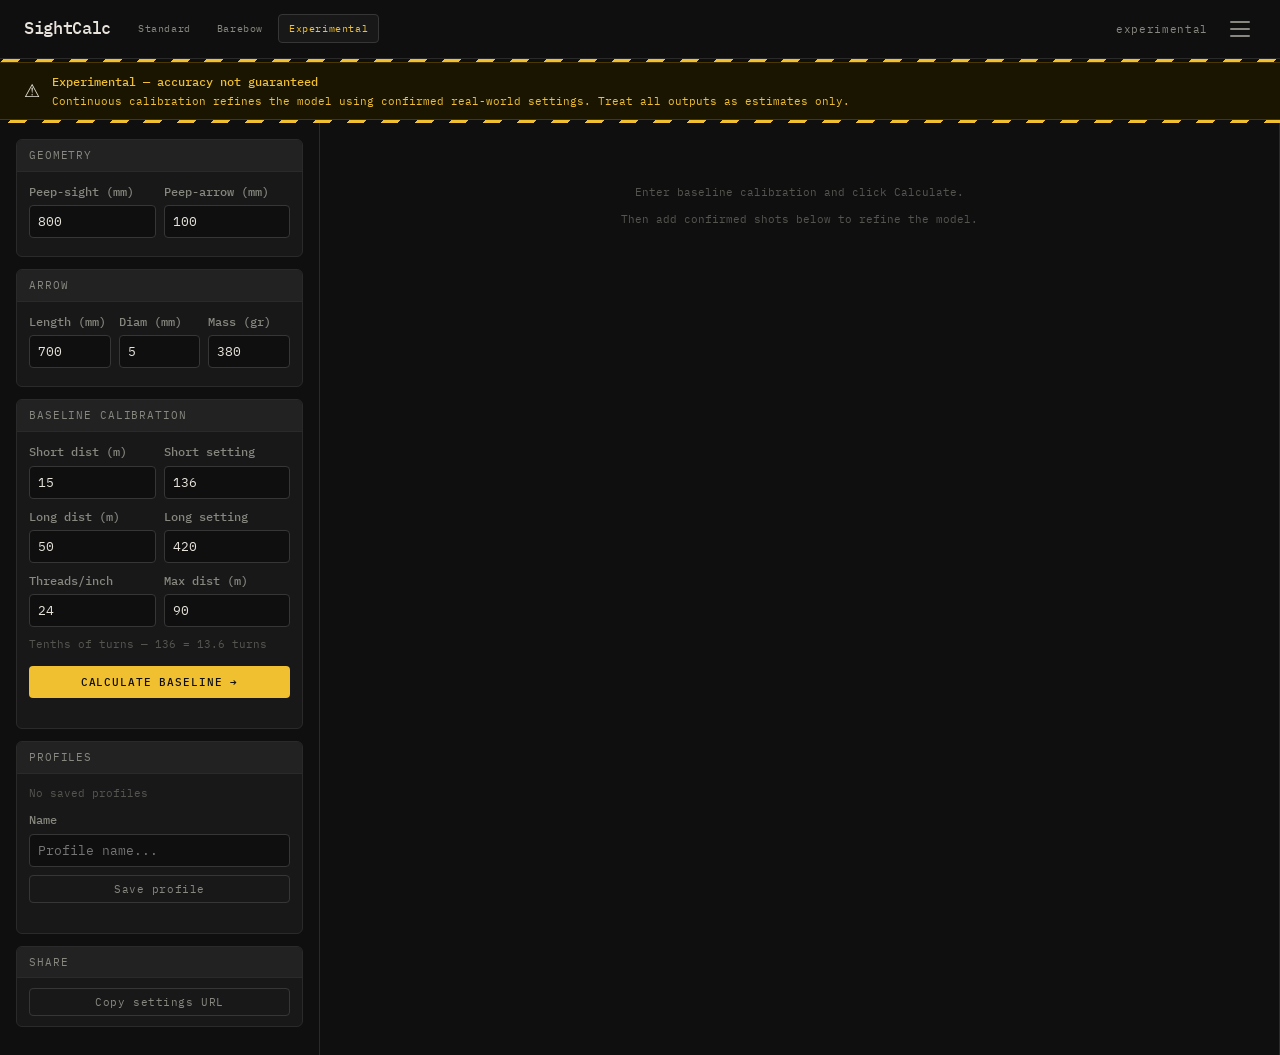
<file: experimental.html>
<!DOCTYPE html>
<html lang="en" data-page="experimental">
<head>
<meta charset="UTF-8">
<meta name="viewport" content="width=device-width, initial-scale=1.0">
<title>SightCalc — Experimental </title>
<link rel="preconnect" href="https://fonts.googleapis.com">
<link href="https://fonts.googleapis.com/css2?family=IBM+Plex+Mono:wght@400;500&family=IBM+Plex+Sans:wght@300;400;500&display=swap" rel="stylesheet">
<link rel="stylesheet" href="shared.css">
<style>
  :root, [data-theme="dark"] { --accent: #f0c030; --accent2: #f8d060; --btn-calc-color: #0f0f0f; }
  [data-theme="contrast"]    { --accent: #ffdd00; --accent2: #ffee44; }
  [data-theme="paper"]       { --accent: #8b6a00; --accent2: #a07800; }
  .app { grid-template-columns: 320px 1fr; }
  .hazard-banner { background: repeating-linear-gradient(-45deg,#f0c030,#f0c030 12px,#0f0f0f 12px,#0f0f0f 24px); padding: 3px 0; }
  .hazard-inner { background: #1a1500; border-top: 1px solid #4a3800; border-bottom: 1px solid #4a3800; padding: 10px 1.5rem; display: flex; align-items: center; gap: 12px; }
  .hazard-icon { font-size: 18px; flex-shrink: 0; }
  .hazard-text { font-family: var(--mono); font-size: 11px; color: #f0c030; line-height: 1.5; }
  .hazard-text strong { font-weight: 500; font-size: 12px; display: block; margin-bottom: 2px; }
  .confirm-panel { background: #1a1500; border: 1px solid #4a3800; border-radius: 6px; padding: 12px 14px; margin-bottom: 1rem; }
  .confirm-title { font-family: var(--mono); font-size: 10px; letter-spacing: 0.08em; text-transform: uppercase; color: #f0c030; margin-bottom: 10px; }
  .confirm-row { display: grid; grid-template-columns: 1fr 1fr auto; gap: 8px; align-items: end; margin-bottom: 10px; }
  .conf-list { margin-top: 8px; }
  .conf-item { display: flex; align-items: center; gap: 8px; padding: 5px 0; border-bottom: 1px solid var(--border); font-family: var(--mono); font-size: 12px; }
  .conf-item:last-child { border-bottom: none; }
  .conf-dist { color: var(--text); min-width: 40px; }
  .conf-val  { color: var(--accent); min-width: 60px; }
  .conf-err  { font-size: 11px; min-width: 90px; }
  .conf-del  { margin-left: auto; background: none; border: none; color: var(--dim); cursor: pointer; font-size: 14px; padding: 0 4px; }
  .conf-del:hover { color: var(--danger); }
  .fit-bar { background: var(--surface2); border: 1px solid var(--border); border-radius: 4px; padding: 8px 12px; margin-top: 10px; font-family: var(--mono); }
  .fit-label { color: var(--muted); font-size: 11px; margin-bottom: 4px; }
  .fit-value { font-size: 14px; font-weight: 500; }
  .fg { color: #5a9a5a; } .fw { color: var(--peak); } .fb { color: var(--danger); }
  tr.confirmed td { background: rgba(240,192,48,0.06); }
  .conf-badge { display: inline-block; background: var(--accent); color: #0f0f0f; font-size: 9px; padding: 1px 5px; border-radius: 3px; margin-left: 6px; font-weight: 500; vertical-align: middle; }
</style>
</head>
<body>

<header>
  <h1>SightCalc</h1>
    <nav>
    <a class="nav-link" href="index.html">Standard</a>
    <a class="nav-link" href="barebow.html">Barebow</a>
    <span class="nav-link active">Experimental</span>
  </nav>
  <div class="header-right">experimental</div>
  <button class="burger-btn" onclick="openSettings()" aria-label="Settings">
    <span></span><span></span><span></span>
  </button>
</header>

<div class="settings-overlay" id="settingsOverlay">
  <div class="settings-panel">
    <div class="settings-header">
      Settings
      <button class="settings-close" onclick="closeSettings()">&#10005;</button>
    </div>
    <div class="settings-body" id="settingsBody"></div>
  </div>
</div>

<div class="hazard-banner">
  <div class="hazard-inner">
    <span class="hazard-icon">⚠</span>
    <div class="hazard-text">
      <strong>Experimental — accuracy not guaranteed</strong>
      Continuous calibration refines the model using confirmed real-world settings. Treat all outputs as estimates only.
    </div>
  </div>
</div>

<div class="app">
  <aside class="sidebar">

    <div class="panel">
      <div class="ph">Geometry</div>
      <div class="pb">
        <div class="fr">
          <div class="field"><label>Peep-sight (mm)</label><input type="number" id="eyeSight" value="800" step="5"></div>
          <div class="field"><label>Peep-arrow (mm)</label><input type="number" id="eyeArrow" value="100" step="5"></div>
        </div>
      </div>
    </div>

    <div class="panel">
      <div class="ph">Arrow</div>
      <div class="pb">
        <div class="fr3">
          <div class="field"><label>Length (mm)</label><input type="number" id="arrowLen" value="700" step="5" min="500"></div>
          <div class="field"><label>Diam (mm)</label><input type="number" id="arrowDiam" value="5" step="0.01"></div>
          <div class="field"><label>Mass (gr)</label><input type="number" id="arrowMass" value="380" step="5" min="100"></div>
        </div>
      </div>
    </div>

    <div class="panel">
      <div class="ph">Baseline calibration</div>
      <div class="pb">
        <div class="fr">
          <div class="field"><label>Short dist (<span class="unit-label">m</span>)</label><input type="number" id="dist1" value="15" step="1"></div>
          <div class="field"><label>Short setting</label><input type="number" id="set1" value="136" step="1"></div>
        </div>
        <div class="fr">
          <div class="field"><label>Long dist (<span class="unit-label">m</span>)</label><input type="number" id="dist2" value="50" step="5" min="40"></div>
          <div class="field"><label>Long setting</label><input type="number" id="set2" value="420" step="1"></div>
        </div>
        <div class="fr">
          <div class="field"><label>Threads/inch</label><input type="number" id="tpi" value="24" step="1"></div>
          <div class="field"><label>Max dist (<span class="unit-label">m</span>)</label><input type="number" id="maxDist" value="90" step="10"></div>
        </div>
        <p style="font-family:var(--mono);font-size:11px;color:var(--dim);margin-bottom:8px">Tenths of turns — 136 = 13.6 turns</p>
        <button class="btn-calc" onclick="calculate()">Calculate baseline &rarr;</button>
        <div class="err" id="err"></div>
      </div>
    </div>

    <div class="panel">
      <div class="ph">Profiles</div>
      <div class="pb">
        <div id="profileList" style="margin-bottom:8px"></div>
        <div class="field" style="margin-bottom:8px"><label>Name</label><input type="text" id="profileName" placeholder="Profile name..."></div>
        <button class="bsm" onclick="saveProfile()" style="width:100%">Save profile</button>
        <div class="err" id="profileErr"></div>
      </div>
    </div>

    <div class="panel">
      <div class="ph">Share</div>
      <div class="pb">
        <button class="bsm" onclick="doShare()" style="width:100%">Copy settings URL</button>
        <div id="urlBar" style="display:none;margin-top:8px;font-family:var(--mono);font-size:9px;color:var(--dim);word-break:break-all;background:var(--bg);padding:6px 8px;border-radius:4px;border:1px solid var(--border)"></div>
      </div>
    </div>

  </aside>

  <section class="output" style="padding:1rem">
    <div id="emptyState" class="empty">Enter baseline calibration and click Calculate.<br>Then add confirmed shots below to refine the model.</div>
    <div id="results" style="display:none">
      <div class="mg" id="metrics"></div>
      <div class="tw" style="margin-bottom:1rem">
        <div class="ttb">
          <span class="tt">Predicted settings</span>
          <div class="ta">
            <div class="seg-ctrl">
              <button class="seg-btn active" id="ivBtn1" onclick="setIv(1)">1 <span class="unit-label">m</span></button>
              <button class="seg-btn" id="ivBtn5" onclick="setIv(5)">5 <span class="unit-label">m</span></button>
            </div>
            <button class="bsm" onclick="exportCSV()">CSV</button>
          </div>
        </div>
        <div class="tc">
          <table>
            <thead><tr><th>Dist</th><th>Predicted</th><th>Confirmed</th><th>Error</th></tr></thead>
            <tbody id="tbody"></tbody>
          </table>
        </div>
      </div>
      <div class="confirm-panel">
        <div class="confirm-title">&#9650; Add confirmed setting</div>
        <div class="confirm-row">
          <div class="field"><label>Distance (<span class="unit-label">m</span>)</label><input type="number" id="confDist" placeholder="e.g. 70" step="1" min="1"></div>
          <div class="field"><label>Actual setting</label><input type="number" id="confSet" placeholder="tenths" step="1"></div>
          <button class="bsm" onclick="addConfirmed()">Add</button>
        </div>
        <p style="font-family:var(--mono);font-size:11px;color:var(--muted);margin-bottom:8px">Real measured setting — model re-solves to best-fit all confirmed points. Saved with profile.</p>
        <div class="conf-list" id="confList"></div>
        <div class="fit-bar" id="fitBar" style="display:none">
          <div class="fit-label">Model fit — RMS error across confirmed points</div>
          <div class="fit-value" id="fitValue"></div>
        </div>
      </div>
    </div>
  </section>
</div>

<script src="shared.js"></script>
<script>
const EXP_FIELDS = ['eyeSight','eyeArrow','arrowLen','arrowDiam','arrowMass','dist1','set1','dist2','set2','tpi','maxDist'];
const PKEY = 'sightcalc_exp_profiles';
let R=null, iv=1, confirmed={};

function setIv(v) { iv=v; document.getElementById('ivBtn1').classList.toggle('active',v===1); document.getElementById('ivBtn5').classList.toggle('active',v===5); if(R) renderTable(); }

function buildResult() {
  const es=gi('eyeSight')/1000, ea=gi('eyeArrow')/1000;
  const aL=gi('arrowLen'), aD=gi('arrowDiam'), aG=gi('arrowMass');
  const d1=gi('dist1'), d2=gi('dist2'), s1=gi('set1'), s2=gi('set2');
  const tpi=gi('tpi'), mxD=gi('maxDist');
  const am=aG/15.432359/1000;
  const sgMM=Math.abs(s2-s1)/10/tpi*25.4;
  let v0=30, step=10, dr=calcDrag(v0,aL,aD,am), cg=calcGap(v0,es,ea,d1,d2,dr,am);
  while (cg>sgMM) { v0+=step; dr=calcDrag(v0,aL,aD,am); cg=calcGap(v0,es,ea,d1,d2,dr,am); }
  let it=0;
  while (Math.abs(cg-sgMM)>.05&&it<50) {
    step/=2;it++; while(cg<sgMM){v0-=step;dr=calcDrag(v0,aL,aD,am);cg=calcGap(v0,es,ea,d1,d2,dr,am);}
    step/=2;it++; while(cg>sgMM){v0+=step;dr=calcDrag(v0,aL,aD,am);cg=calcGap(v0,es,ea,d1,d2,dr,am);}
  }
  const mxC=Math.max(mxD,d2), smm=[];
  for (let d=1;d<=mxC;d++) smm[d]=sMM(d,v0,es,ea,dr,am);
  const pts=[{d:d1,s:s1},{d:d2,s:s2},...Object.entries(confirmed).map(([d,s])=>({d:parseInt(d),s:parseFloat(s)}))];
  let sx=0,sy=0,sxx=0,sxy=0,n=pts.length;
  pts.forEach(p=>{const x=smm[p.d]||0;sx+=x;sy+=p.s;sxx+=x*x;sxy+=x*p.s;});
  const den=n*sxx-sx*sx;
  let sc,of;
  if (Math.abs(den)<1e-10){sc=(s2-s1)/(smm[d2]-smm[d1]);of=s1-sc*smm[d1];}
  else{sc=(n*sxy-sx*sy)/den;of=(sy-sc*sx)/n;}
  let pkMM=-Infinity,pkD=1;
  for (let d=2;d<=Math.min(30,mxD);d++) if(smm[d]>pkMM){pkMM=smm[d];pkD=d;}
  return {smm,toT:mm=>sc*mm+of,pkD,d1,d2,tpi,mxD,v0};
}

function calculate() {
  const errEl=document.getElementById('err'); errEl.textContent='';
  const d1=toMetres(gi('dist1')),d2=toMetres(gi('dist2')),s1=gi('set1'),s2=gi('set2'),tpi=gi('tpi'),mxD=toMetres(gi('maxDist'));
  const es=gi('eyeSight')/1000,ea=gi('eyeArrow')/1000,aL=gi('arrowLen'),aD=gi('arrowDiam'),aG=gi('arrowMass');
  if ([es,ea,aL,aD,aG,d1,d2,s1,s2,tpi,mxD].some(isNaN)){errEl.textContent='Fill in all fields.';return;}
  if (d1>=d2){errEl.textContent='Short dist must be less than long dist.';return;}
  R=buildResult();
  const ul=unitLabel();
  document.getElementById('metrics').innerHTML=`
    <div class="metric"><div class="ml">Arrow speed</div><div class="mv">${R.v0.toFixed(1)}</div><div class="mu">m/s</div></div>
    <div class="metric"><div class="ml">Turnover</div><div class="mv">${R.pkD}</div><div class="mu">${ul}</div></div>
    <div class="metric"><div class="ml">Confirmed</div><div class="mv">${Object.keys(confirmed).length}</div><div class="mu">points</div></div>
    <div class="metric"><div class="ml">mm / turn</div><div class="mv">${(25.4/R.tpi).toFixed(3)}</div><div class="mu">${R.tpi} tpi</div></div>`;
  document.getElementById('emptyState').style.display='none';
  document.getElementById('results').style.display='block';
  renderTable(); renderConfList(); updateFit();
}

function addConfirmed() {
  const d=parseInt(document.getElementById('confDist').value);
  const s=parseFloat(document.getElementById('confSet').value);
  if (isNaN(d)||isNaN(s)||d<1) return;
  confirmed[d]=s;
  document.getElementById('confDist').value='';
  document.getElementById('confSet').value='';
  if (R) calculate();
}

function removeConf(d) { delete confirmed[d]; if(R) calculate(); }

function renderConfList() {
  const el=document.getElementById('confList');
  const keys=Object.keys(confirmed).map(Number).sort((a,b)=>a-b);
  if (!keys.length){el.innerHTML='';return;}
  el.innerHTML=keys.map(d=>{
    const s=confirmed[d], pred=R&&R.smm[d]?R.toT(R.smm[d]):null;
    const err=pred!==null?((s-pred)/10):null;
    const ec=err===null?'':(Math.abs(err)<0.1?'fg':Math.abs(err)<0.3?'fw':'fb');
    return `<div class="conf-item"><span class="conf-dist">${d} ${unitLabel()}</span><span class="conf-val">${toDisplay(s)}</span><span class="conf-err ${ec}">${err!==null?(err>=0?'+':'')+err.toFixed(2)+' turns':''}</span><button class="conf-del" onclick="removeConf(${d})">&#10005;</button></div>`;
  }).join('');
}

function updateFit() {
  const bar=document.getElementById('fitBar'),val=document.getElementById('fitValue');
  const pts=Object.entries(confirmed).map(([d,s])=>({d:parseInt(d),s:parseFloat(s)}));
  if (!pts.length||!R){bar.style.display='none';return;}
  bar.style.display='block';
  let sq=0; pts.forEach(p=>{if(R.smm[p.d]){const e=(p.s-R.toT(R.smm[p.d]))/10;sq+=e*e;}});
  const rms=Math.sqrt(sq/pts.length), cls=rms<0.1?'fg':rms<0.3?'fw':'fb';
  val.className='fit-value '+cls;
  val.textContent='±'+rms.toFixed(3)+' turns RMS across '+pts.length+' point'+(pts.length>1?'s':'');
}

function renderTable() {
  if (!R) return;
  const {smm,toT,pkD,d1,d2,mxD}=R;
  const tb=document.getElementById('tbody'); tb.innerHTML='';
  const dists=[];
  if (iv===1){for(let d=1;d<=mxD;d++)dists.push(d);}
  else{for(let d=5;d<=mxD;d+=5)dists.push(d);if(!dists.includes(18)&&smm[18])dists.push(18);dists.sort((a,b)=>a-b);}
  let pT=null;
  dists.forEach(d=>{
    if (!smm[d]) return;
    const t=toT(smm[d]), ch=pT!==null?(t-pT)/10:null;
    const conf=confirmed[d], err=conf!==undefined?((conf-t)/10):null;
    const ec=err===null?'':(Math.abs(err)<0.1?'fg':Math.abs(err)<0.3?'fw':'fb');
    const tr=document.createElement('tr');
    if (conf!==undefined) tr.className='confirmed';
    else if (d===d1||d===d2) tr.className='calib';
    tr.innerHTML=`<td>${d} ${unitLabel()}${d===pkD?' ▲':''}</td>
      <td>${toDisplay(t)}${d===d1||d===d2?'<span class="conf-badge">CAL</span>':''}</td>
      <td>${conf!==undefined?'<strong>'+toDisplay(conf)+'</strong>':''}</td>
      <td class="${ec}">${err!==null?(err>=0?'+':'')+err.toFixed(2):'—'}</td>`;
    tb.appendChild(tr); pT=t;
  });
}

function exportCSV() {
  if (!R) return;
  const {smm,toT,mxD}=R;
  let c='Distance,Predicted,Confirmed,Error (turns)\n';
  for (let d=1;d<=mxD;d++){if(!smm[d])continue;const pred=toDisplay(toT(smm[d]));const conf=confirmed[d]!==undefined?toDisplay(confirmed[d]):'';const err=confirmed[d]!==undefined?((confirmed[d]-toT(smm[d]))/10).toFixed(2):'';c+=`${d} ${unitLabel()},${pred},${conf},${err}\n`;}
  downloadBlob('exp-settings.csv',c,'text/csv');
}

function loadP() { try{return JSON.parse(localStorage.getItem(PKEY)||'{}');}catch(e){return {};} }
function saveP(p) { localStorage.setItem(PKEY,JSON.stringify(p)); }
function renderProfiles() {
  const profiles=loadP(),el=document.getElementById('profileList'),names=Object.keys(profiles);
  if (!names.length){el.innerHTML='<div style="font-family:var(--mono);font-size:11px;color:var(--dim)">No saved profiles</div>';return;}
  el.innerHTML=names.map(n=>`<div class="profile-item">
    <span style="flex:1;overflow:hidden;text-overflow:ellipsis;white-space:nowrap;color:var(--text)">${n}</span>
    <button class="bsm" onclick="loadProfile(this.dataset.n)" data-n="${n}">Load</button>
    <button class="bsm" style="color:var(--danger);border-color:var(--danger)" onclick="confirmDelete(this,this.dataset.n,deleteProfile)" data-n="${n}" data-confirming="false">&#10005;</button>
  </div>`).join('');
}
function saveProfile() {
  const name=document.getElementById('profileName').value.trim();
  const errEl=document.getElementById('profileErr');
  if (!name){errEl.textContent='Enter a name.';return;}errEl.textContent='';
  const profiles=loadP(),data={};
  EXP_FIELDS.forEach(id=>{const el=document.getElementById(id);if(el)data[id]=el.value;});
  data._confirmed=confirmed; data._unit=currentUnit; profiles[name]=data; saveP(profiles);
  document.getElementById('profileName').value=''; renderProfiles();
}
function loadProfile(name) {
  const data=loadP()[name]; if(!data)return;
  EXP_FIELDS.forEach(id=>{const el=document.getElementById(id);if(el&&data[id]!==undefined)el.value=data[id];});
  confirmed=data._confirmed||{}; if(data._unit) setUnit(data._unit); calculate();
}
function deleteProfile(name){const p=loadP();delete p[name];saveP(p);renderProfiles();}
function doShare(){copyURL(EXP_FIELDS);}

window.addEventListener('load',()=>{if(loadFromURL(EXP_FIELDS))calculate();renderProfiles();setUnit(currentUnit);});
</script>
</body>
</html>
</file>
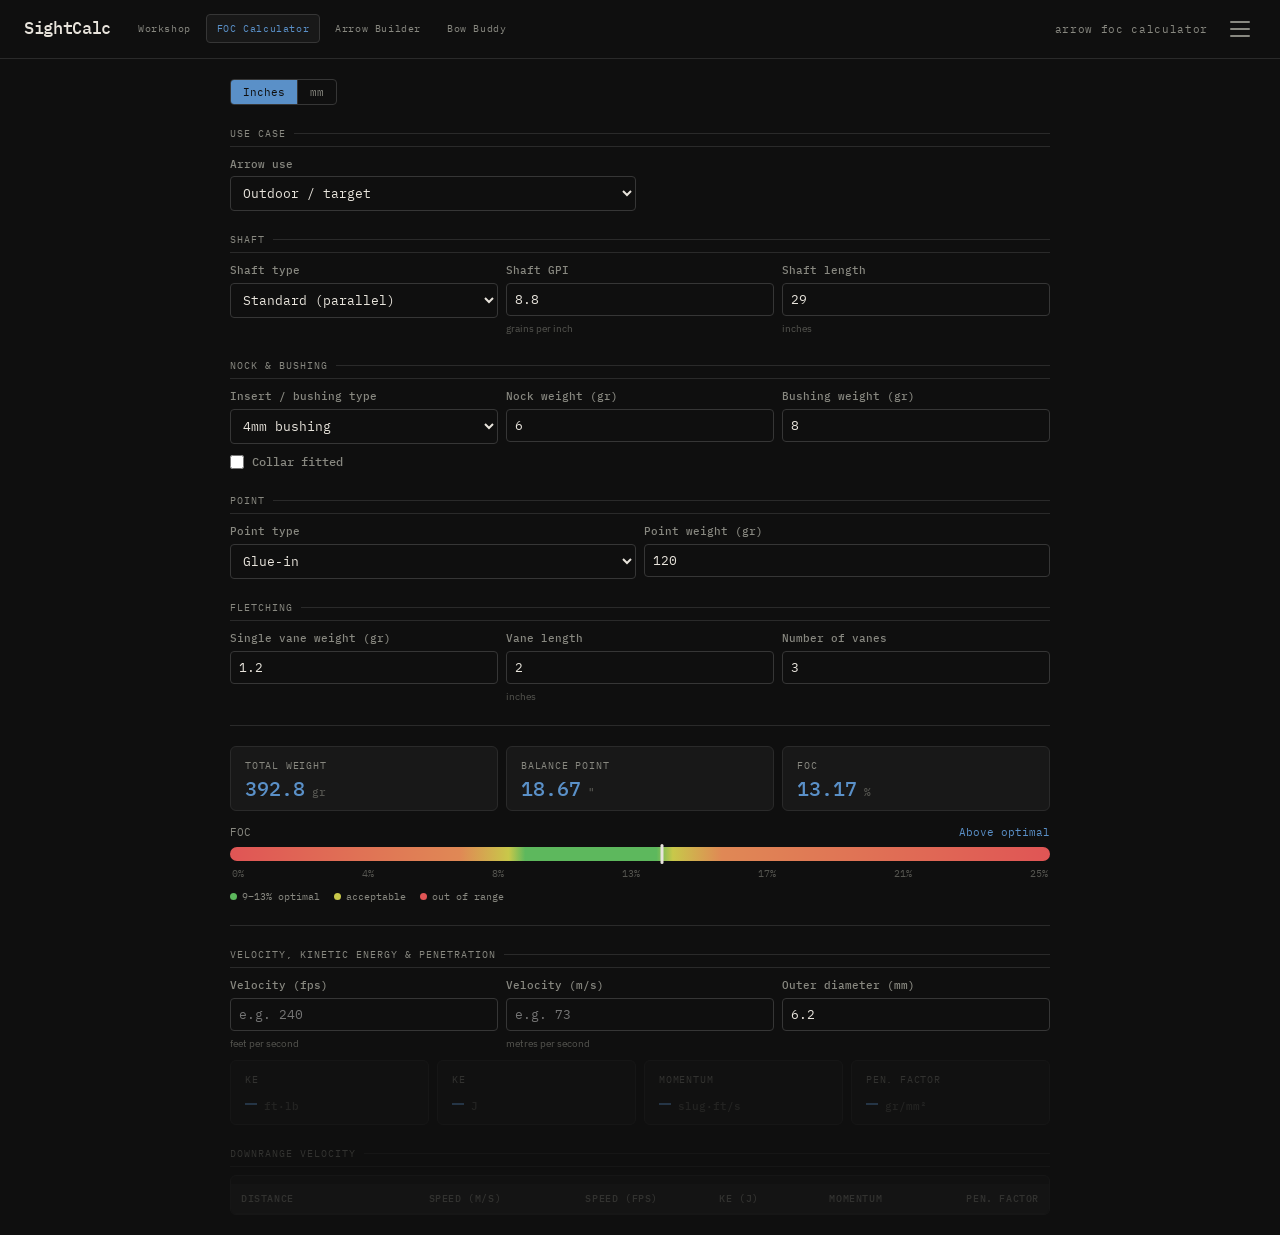
<file: foc.html>
<!DOCTYPE html>
<html lang="en" data-page="foc">
<head>
<meta charset="UTF-8">
<meta name="viewport" content="width=device-width, initial-scale=1.0">
<title>SightCalc — Arrow FOC</title>
<link rel="preconnect" href="https://fonts.googleapis.com">
<link href="https://fonts.googleapis.com/css2?family=IBM+Plex+Mono:wght@400;500&family=IBM+Plex+Sans:wght@300;400;500&display=swap" rel="stylesheet">
<link rel="stylesheet" href="shared.css">
<style>
  .foc-app { max-width: 860px; margin: 0 auto; padding: 1.25rem; }
  .foc-grid { display: grid; grid-template-columns: repeat(auto-fit, minmax(160px, 1fr)); gap: 8px; margin-bottom: 8px; }
  .foc-grid.two { grid-template-columns: 1fr 1fr; }
  .foc-grid.four { grid-template-columns: repeat(4,1fr); }
  .foc-section { font-family: var(--mono); font-size: 10px; letter-spacing: 0.1em; text-transform: uppercase; color: var(--muted); margin: 1.25rem 0 0.5rem; padding-bottom: 4px; border-bottom: 1px solid var(--border); display: flex; align-items: center; gap: 8px; }
  .foc-section::after { content:''; flex:1; height:1px; background:var(--border); }
  .foc-field { display: flex; flex-direction: column; gap: 3px; }
  .foc-field label { font-size: 11px; color: var(--muted); font-family: var(--mono); font-weight: 500; }
  .foc-field .unit-hint { font-size: 10px; color: var(--dim); margin-top: 1px; }
  .foc-metric { background: var(--surface); border: 1px solid var(--border); border-radius: var(--br, 6px); padding: 10px 14px; }
  .foc-metric-label { font-family: var(--mono); font-size: 10px; letter-spacing: 0.08em; text-transform: uppercase; color: var(--muted); margin-bottom: 4px; }
  .foc-metric-value { font-family: var(--mono); font-size: 20px; font-weight: 500; color: var(--accent); line-height: 1.1; }
  .foc-metric-unit { font-size: 11px; color: var(--dim); }
  .foc-divider { height: 1px; background: var(--border); margin: 1.25rem 0; }
  .foc-bar-wrap { margin: 0.75rem 0; }
  .foc-bar-label { display: flex; justify-content: space-between; font-family: var(--mono); font-size: 11px; color: var(--muted); margin-bottom: 6px; }
  .foc-track { position: relative; height: 14px; border-radius: 7px; margin-bottom: 4px; }
  .foc-marker { position: absolute; top: 50%; width: 3px; height: 20px; background: var(--text); border-radius: 2px; transform: translate(-50%,-50%); transition: left 0.3s; }
  .foc-scale { display: flex; justify-content: space-between; font-size: 10px; color: var(--dim); padding: 0 2px; margin-bottom: 6px; font-family: var(--mono); }
  .foc-legend { display: flex; gap: 14px; font-family: var(--mono); font-size: 10px; color: var(--muted); flex-wrap: wrap; }
  .foc-legend-item { display: flex; align-items: center; gap: 5px; }
  .foc-dot { width: 7px; height: 7px; border-radius: 50%; }
  .dimmed { opacity: 0.3; pointer-events: none; }
  .dist-table { width: 100%; border-collapse: collapse; font-family: var(--mono); font-size: 12px; margin-top: 0.5rem; }
  .dist-table th { font-size: 10px; font-weight: 500; color: var(--muted); text-align: right; padding: 6px 10px; border-bottom: 1px solid var(--border); letter-spacing: 0.06em; text-transform: uppercase; background: var(--surface2); }
  .dist-table th:first-child { text-align: left; }
  .dist-table td { padding: 5px 10px; color: var(--text); border-bottom: 1px solid var(--border); text-align: right; }
  .dist-table td:first-child { text-align: left; color: var(--muted); }
  .dist-table tr:last-child td { border-bottom: none; }
  .dist-table tr:hover td { background: var(--surface2); }
  .unit-toggle { display: flex; border: 1px solid var(--border2); border-radius: 4px; overflow: hidden; margin-bottom: 1rem; width: fit-content; }
  .unit-toggle button { background: none; border: none; border-right: 1px solid var(--border2); color: var(--muted); font-family: var(--mono); font-size: 11px; padding: 5px 12px; cursor: pointer; transition: all 0.15s; }
  .unit-toggle button:last-child { border-right: none; }
  .unit-toggle button.active { background: var(--accent); color: var(--btn-calc-color, #0f0f0f); }
  .checkbox-row { display: flex; align-items: center; gap: 8px; margin: 6px 0; }
  .checkbox-row input[type=checkbox] { accent-color: var(--accent); width: 14px; height: 14px; }
  .checkbox-row label { font-family: var(--mono); font-size: 12px; color: var(--muted); cursor: pointer; }
  @media (max-width: 600px) {
    .foc-grid { grid-template-columns: 1fr 1fr; }
    .foc-grid.four { grid-template-columns: 1fr 1fr; }
    .dist-table { font-size: 10px; }
    .dist-table th, .dist-table td { padding: 4px 6px; }
  }
</style>
</head>
<body>

<header>
  <h1>SightCalc</h1>
  <nav>
    <a class="nav-link" href="workshop-tools.html">Workshop</a>
    <span class="nav-link active">FOC Calculator</span>
    <a class="nav-link" href="arrow-builder.html">Arrow Builder</a>
    <a class="nav-link" href="bow-buddy.html">Bow Buddy</a>
  </nav>
  <div class="header-right">arrow foc calculator</div>
  <button class="burger-btn" onclick="openSettings()" aria-label="Settings">
    <span></span><span></span><span></span>
  </button>
</header>

<div class="settings-overlay" id="settingsOverlay">
  <div class="settings-panel">
    <div class="settings-header">
      Settings
      <button class="settings-close" onclick="closeSettings()">&#10005;</button>
    </div>
    <div class="settings-body" id="settingsBody"></div>
  </div>
</div>

<div class="foc-app">

  <div class="unit-toggle">
    <button id="uIn" class="active" onclick="setLenUnit('in')">Inches</button>
    <button id="uMm" onclick="setLenUnit('mm')">mm</button>
  </div>

  <div class="foc-section">Use case</div>
  <div class="foc-grid two">
    <div class="foc-field"><label>Arrow use</label>
      <select id="use-case" onchange="calc()">
        <option value="outdoor">Outdoor / target</option>
        <option value="indoor">Indoor / 3D</option>
        <option value="hunting">Hunting</option>
        <option value="youth">Youth / slow bow</option>
      </select>
    </div>
  </div>

  <div class="foc-section">Shaft</div>
  <div class="foc-grid">
    <div class="foc-field"><label>Shaft type</label>
      <select id="shaft-type" onchange="onShaftChange()">
        <option value="standard">Standard (parallel)</option>
        <option value="x10">X10 / 3.2mm</option>
        <option value="tapered">Tapered / weight-forward</option>
      </select>
    </div>
    <div class="foc-field"><label>Shaft GPI</label><input type="number" id="gpi" value="8.8" min="0" step="0.1" oninput="calc()"><div class="unit-hint">grains per inch</div></div>
    <div class="foc-field"><label>Shaft length</label><input type="number" id="length" value="29" min="1" step="0.25" oninput="calc()"><div class="unit-hint" id="len-hint">inches</div></div>
  </div>

  <div class="foc-section">Nock &amp; bushing</div>
  <div class="foc-grid">
    <div class="foc-field"><label>Insert / bushing type</label>
      <select id="insert-type" onchange="onInsertChange()">
        <option value="none">None</option>
        <option value="pin">Pin nock</option>
        <option value="4mm" selected>4mm bushing</option>
        <option value="indoor">Indoor bushing</option>
      </select>
    </div>
    <div class="foc-field"><label>Nock weight (gr)</label><input type="number" id="nock" value="6" min="0" oninput="calc()"></div>
    <div class="foc-field" id="bushing-field"><label>Bushing weight (gr)</label><input type="number" id="bushing" value="8" min="0" oninput="calc()"></div>
  </div>
  <div class="checkbox-row">
    <input type="checkbox" id="has-collar" onchange="onCollarChange()">
    <label for="has-collar">Collar fitted</label>
  </div>
  <div class="foc-grid two" id="collar-row" style="display:none">
    <div class="foc-field"><label>Collar weight (gr)</label><input type="number" id="collar" value="0" min="0" oninput="calc()"></div>
  </div>

  <div class="foc-section">Point</div>
  <div class="foc-grid">
    <div class="foc-field"><label>Point type</label>
      <select id="point-type" onchange="onPointChange()">
        <option value="gluein">Glue-in</option>
        <option value="screwfield">Screw-in field point</option>
        <option value="broadhead">Screw-in broadhead</option>
        <option value="halfout">Half-out insert</option>
      </select>
    </div>
    <div class="foc-field"><label>Point weight (gr)</label><input type="number" id="point" value="120" min="0" oninput="calc()"></div>
    <div class="foc-field" id="insert-weight-field" style="display:none"><label>Insert weight (gr)</label><input type="number" id="insert" value="0" min="0" oninput="calc()"></div>
  </div>

  <div class="foc-section">Fletching</div>
  <div class="foc-grid">
    <div class="foc-field"><label>Single vane weight (gr)</label><input type="number" id="vane" value="1.2" min="0" step="0.1" oninput="calc()"></div>
    <div class="foc-field"><label>Vane length</label><input type="number" id="vanelen" value="2" min="0" step="0.25" oninput="calc()"><div class="unit-hint" id="vane-len-hint">inches</div></div>
    <div class="foc-field"><label>Number of vanes</label><input type="number" id="vanecount" value="3" min="0" max="12" oninput="calc()"></div>
  </div>

  <div class="foc-divider"></div>

  <div class="foc-grid">
    <div class="foc-metric"><div class="foc-metric-label">Total weight</div><div class="foc-metric-value"><span id="out-weight">—</span><span class="foc-metric-unit"> gr</span></div></div>
    <div class="foc-metric"><div class="foc-metric-label">Balance point</div><div class="foc-metric-value"><span id="out-bp">—</span><span class="foc-metric-unit" id="bp-unit"> "</span></div></div>
    <div class="foc-metric"><div class="foc-metric-label">FOC</div><div class="foc-metric-value"><span id="out-foc">—</span><span class="foc-metric-unit"> %</span></div></div>
  </div>

  <div class="foc-bar-wrap">
    <div class="foc-bar-label"><span>FOC</span><span id="foc-status-label" style="color:var(--accent)"></span></div>
    <div class="foc-track" id="foc-track"><div class="foc-marker" id="foc-marker" style="left:50%"></div></div>
    <div class="foc-scale" id="foc-scale"></div>
    <div class="foc-legend">
      <div class="foc-legend-item"><div class="foc-dot" style="background:#5db85d"></div><span id="label-optimal">9–13% optimal</span></div>
      <div class="foc-legend-item"><div class="foc-dot" style="background:#c8c84a"></div>acceptable</div>
      <div class="foc-legend-item"><div class="foc-dot" style="background:#e05555"></div>out of range</div>
    </div>
  </div>

  <div class="foc-divider"></div>

  <div class="foc-section">Velocity, kinetic energy &amp; penetration</div>
  <div class="foc-grid">
    <div class="foc-field"><label>Velocity (fps)</label><input type="number" id="vel-fps" placeholder="e.g. 240" min="0" step="1" oninput="onFps()"><div class="unit-hint">feet per second</div></div>
    <div class="foc-field"><label>Velocity (m/s)</label><input type="number" id="vel-ms" placeholder="e.g. 73" min="0" step="0.1" oninput="onMs()"><div class="unit-hint">metres per second</div></div>
    <div class="foc-field"><label>Outer diameter (mm)</label><input type="number" id="diameter" value="6.2" min="1" step="0.1" oninput="calcKE()"></div>
  </div>

  <div id="ke-section" class="dimmed">
    <div class="foc-grid four">
      <div class="foc-metric"><div class="foc-metric-label">KE</div><div class="foc-metric-value"><span id="out-ke-ftlb">—</span><span class="foc-metric-unit"> ft·lb</span></div></div>
      <div class="foc-metric"><div class="foc-metric-label">KE</div><div class="foc-metric-value"><span id="out-ke-j">—</span><span class="foc-metric-unit"> J</span></div></div>
      <div class="foc-metric"><div class="foc-metric-label">Momentum</div><div class="foc-metric-value"><span id="out-mom">—</span><span class="foc-metric-unit"> slug·ft/s</span></div></div>
      <div class="foc-metric"><div class="foc-metric-label">Pen. factor</div><div class="foc-metric-value"><span id="out-pf">—</span><span class="foc-metric-unit"> gr/mm²</span></div></div>
    </div>
    <div class="foc-section">Downrange velocity</div>
    <div class="tw">
      <table class="dist-table">
        <thead><tr>
          <th>Distance</th><th style="text-align:right">Speed (m/s)</th><th style="text-align:right">Speed (fps)</th><th style="text-align:right">KE (J)</th><th style="text-align:right">Momentum</th><th style="text-align:right">Pen. factor</th>
        </tr></thead>
        <tbody id="dist-tbody"></tbody>
      </table>
    </div>
  </div>

</div><!-- end foc-app -->

<script src="shared.js"></script>
<script>
const NT_MAP = {none:0.30,pin:0.45,'4mm':0.55,indoor:0.65};
const USE_ZONES = {
  outdoor:{low:9,high:13,max:25,label:'9–13% optimal'},
  indoor:{low:11,high:16,max:25,label:'11–16% optimal'},
  hunting:{low:15,high:25,max:35,label:'15–25% optimal'},
  youth:{low:12,high:17,max:25,label:'12–17% optimal'},
};
const DISTANCES_M = [10,18,30,50,60,70,90];
let currentTotal = 0, updatingVel = false, lenUnit = 'in';

function setLenUnit(u) {
  lenUnit = u;
  document.getElementById('uIn').classList.toggle('active', u==='in');
  document.getElementById('uMm').classList.toggle('active', u==='mm');
  // Convert current values
  const len = parseFloat(document.getElementById('length').value) || 0;
  const vl  = parseFloat(document.getElementById('vanelen').value) || 0;
  if (u === 'mm') {
    document.getElementById('length').value  = (len * 25.4).toFixed(1);
    document.getElementById('vanelen').value = (vl  * 25.4).toFixed(1);
    document.getElementById('length').step   = '1';
    document.getElementById('vanelen').step  = '1';
    document.getElementById('len-hint').textContent = 'mm';
    document.getElementById('vane-len-hint').textContent = 'mm';
  } else {
    document.getElementById('length').value  = (len / 25.4).toFixed(2);
    document.getElementById('vanelen').value = (vl  / 25.4).toFixed(2);
    document.getElementById('length').step   = '0.25';
    document.getElementById('vanelen').step  = '0.25';
    document.getElementById('len-hint').textContent = 'inches';
    document.getElementById('vane-len-hint').textContent = 'inches';
  }
  document.getElementById('bp-unit').textContent = u === 'in' ? ' "' : ' mm';
  calc();
}

function getLenIn() {
  const v = parseFloat(document.getElementById('length').value) || 0;
  return lenUnit === 'mm' ? v / 25.4 : v;
}

function getVaneLenIn() {
  const v = parseFloat(document.getElementById('vanelen').value) || 0;
  return lenUnit === 'mm' ? v / 25.4 : v;
}

function buildGradient(low,high,max) {
  const l=low/max*100, h=high/max*100;
  return `linear-gradient(to right,#e05555 0%,#e08855 ${Math.max(0,l-8)}%,#c8c84a ${Math.max(0,l-2)}%,#5db85d ${l}%,#5db85d ${h}%,#c8c84a ${Math.min(100,h+2)}%,#e08855 ${Math.min(100,h+8)}%,#e05555 100%)`;
}

function updateZone() {
  const zone = USE_ZONES[document.getElementById('use-case').value];
  document.getElementById('foc-track').style.background = buildGradient(zone.low, zone.high, zone.max);
  document.getElementById('label-optimal').textContent = zone.label;
  const steps = [];
  for (let i=0; i<=6; i++) steps.push(Math.round(zone.max/6*i)+'%');
  document.getElementById('foc-scale').innerHTML = steps.map(s=>`<span>${s}</span>`).join('');
  return zone;
}

function dragAccel(v, L_m, d_m, mass_kg) {
  const Re = v*L_m/1.52e-5;
  const Cf = 0.0016*(L_m/d_m)/Math.pow(Re,0.4);
  const Cd = 0.0576/Math.pow(Re,0.2)+Cf;
  return 0.5*1.225*v*v*(Math.PI*d_m*L_m)*Cd*(10/7)/mass_kg;
}

function velAtDist(v0, dist, L_m, d_m, mass_kg) {
  const steps = Math.max(50, Math.ceil(dist*20));
  const dx = dist/steps;
  let v = v0;
  for (let i=0; i<steps; i++) {
    const t = dx/v;
    v = Math.max(0, v - dragAccel(v,L_m,d_m,mass_kg)*t);
  }
  return v;
}

function penFactor(mom_si, d_m, total_gr, d_mm) {
  // g/mm² — grains per sq mm of tip area, more intuitive for archers
  const tipArea_mm2 = Math.PI * Math.pow(d_mm/2, 2);
  const mom_grains_ms = mom_si / 0.0000647989; // convert kg·m/s to gr·m/s
  return (mom_grains_ms / tipArea_mm2).toFixed(2);
}

function calcDownrange(v0_ms, total_gr, L_in, d_mm) {
  const L_m=L_in*0.0254, d_m=d_mm/1000, mass_kg=total_gr*0.0000647989;
  const tbody = document.getElementById('dist-tbody');
  tbody.innerHTML = '';
  DISTANCES_M.forEach(dist => {
    const v = velAtDist(v0_ms, dist, L_m, d_m, mass_kg);
    const ke_j = 0.5*mass_kg*v*v;
    const mom = mass_kg*v;
    const tr = document.createElement('tr');
    tr.innerHTML = `<td>${dist} m / ${Math.round(dist*1.09361)} yd</td><td>${v.toFixed(1)}</td><td>${(v/0.3048).toFixed(1)}</td><td>${ke_j.toFixed(1)}</td><td>${mom.toFixed(4)}</td><td>${penFactor(mom,d_m,total_gr,d_mm)} <span style='font-size:10px;color:var(--dim)'>gr/mm²</span></td>`;
    tbody.appendChild(tr);
  });
}

function calcKE() {
  const fps = +document.getElementById('vel-fps').value;
  const d_mm = +document.getElementById('diameter').value || 6.2;
  const L_in = getLenIn();
  const sec = document.getElementById('ke-section');
  if (!fps || !currentTotal) { sec.classList.add('dimmed'); return; }
  const mass_kg = currentTotal*0.0000647989;
  const v_ms = fps*0.3048;
  const ke_ftlb = (currentTotal*fps*fps)/450240;
  const mom_si = mass_kg*v_ms;
  const mom_slug = (currentTotal/7000)/32.174*fps;
  document.getElementById('out-ke-ftlb').textContent = ke_ftlb.toFixed(1);
  document.getElementById('out-ke-j').textContent = (ke_ftlb*1.35582).toFixed(1);
  document.getElementById('out-mom').textContent = mom_slug.toFixed(4);
  document.getElementById('out-pf').textContent = penFactor(mom_si, d_mm/1000, currentTotal, d_mm);
  sec.classList.remove('dimmed');
  calcDownrange(v_ms, currentTotal, L_in, d_mm);
}

function onFps() {
  if (updatingVel) return; updatingVel=true;
  const fps = +document.getElementById('vel-fps').value;
  document.getElementById('vel-ms').value = fps ? (fps*0.3048).toFixed(1) : '';
  updatingVel=false; calcKE();
}
function onMs() {
  if (updatingVel) return; updatingVel=true;
  const ms = +document.getElementById('vel-ms').value;
  document.getElementById('vel-fps').value = ms ? (ms/0.3048).toFixed(1) : '';
  updatingVel=false; calcKE();
}

function onShaftChange() {
  const isX10 = document.getElementById('shaft-type').value === 'x10';
  const ptSel = document.getElementById('point-type');
  ptSel.disabled = isX10;
  if (isX10) ptSel.value = 'gluein';
  document.getElementById('insert-weight-field').style.display = 'none';
  document.getElementById('insert').value = 0;
  calc();
}

function onInsertChange() {
  const v = document.getElementById('insert-type').value;
  document.getElementById('bushing-field').style.display = v==='none' ? 'none' : '';
  calc();
}

function onPointChange() {
  const needs = ['screwfield','broadhead','halfout'].includes(document.getElementById('point-type').value);
  document.getElementById('insert-weight-field').style.display = needs ? '' : 'none';
  if (!needs) document.getElementById('insert').value = 0;
  calc();
}

function onCollarChange() {
  document.getElementById('collar-row').style.display = document.getElementById('has-collar').checked ? '' : 'none';
  calc();
}

function calc() {
  const L = getLenIn();
  const vl = getVaneLenIn();
  const gpi = +document.getElementById('gpi').value || 0;
  const shaftType = document.getElementById('shaft-type').value;
  const insertType = document.getElementById('insert-type').value;
  const pointType = document.getElementById('point-type').value;
  const nock = +document.getElementById('nock').value || 0;
  const bushing = insertType!=='none' ? (+document.getElementById('bushing').value||0) : 0;
  const collar = document.getElementById('has-collar').checked ? (+document.getElementById('collar').value||0) : 0;
  const point = +document.getElementById('point').value || 0;
  const insert = ['screwfield','broadhead','halfout'].includes(pointType) ? (+document.getElementById('insert').value||0) : 0;
  const vane = +document.getElementById('vane').value || 0;
  const vcount = +document.getElementById('vanecount').value || 0;

  const zone = updateZone();
  const NT = NT_MAP[insertType];
  const shaftW = gpi*L, vaneW = vane*vcount;

  let shaftPos = NT + L/2;
  if (shaftType==='tapered') shaftPos += L*0.1167;

  const nockPos = insertType==='indoor' ? 0.225 : NT;
  const vanePos = (NT+1.0)+vl*0.30;

  let pointW1=point, pointPos1=L, pointW2=0, pointPos2=0, insertW=0, insertPos=0;
  if (shaftType==='x10') {
    pointW1=point*0.40; pointPos1=L; pointW2=point*0.60; pointPos2=L-0.4;
  } else if (pointType==='screwfield') {
    insertW=insert; insertPos=L-0.3; pointPos1=L+0.2;
  } else if (pointType==='broadhead') {
    insertW=insert; insertPos=L-0.3; pointPos1=L+0.5;
  } else if (pointType==='halfout') {
    insertW=insert; insertPos=L+0.5; pointPos1=L+0.7;
  }

  const total = shaftW+vaneW+nock+bushing+collar+point+insert;
  currentTotal = total;

  const num = nock*nockPos+bushing*0+collar*0.25+shaftW*shaftPos+vaneW*vanePos+pointW1*pointPos1+pointW2*pointPos2+insertW*insertPos;
  const bp = total>0 ? num/total : 0;
  const L_amo = L+NT;
  const foc = L_amo>0 ? (100*(bp-L_amo/2))/L_amo : 0;

  document.getElementById('out-weight').textContent = total.toFixed(1);
  const bpDisplay = lenUnit==='mm' ? (bp*25.4).toFixed(1) : bp.toFixed(2);
  document.getElementById('out-bp').textContent = bpDisplay;
  document.getElementById('out-foc').textContent = foc.toFixed(2);
  document.getElementById('foc-marker').style.left = Math.max(0,Math.min(foc/zone.max*100,100))+'%';
  document.getElementById('foc-status-label').textContent =
    foc<zone.low ? 'Below optimal' : foc<=zone.high ? 'Optimal range' : 'Above optimal';

  calcKE();
}

window.addEventListener('load', () => { setUnit(currentUnit); calc(); });
</script>
</body>
</html>
</file>
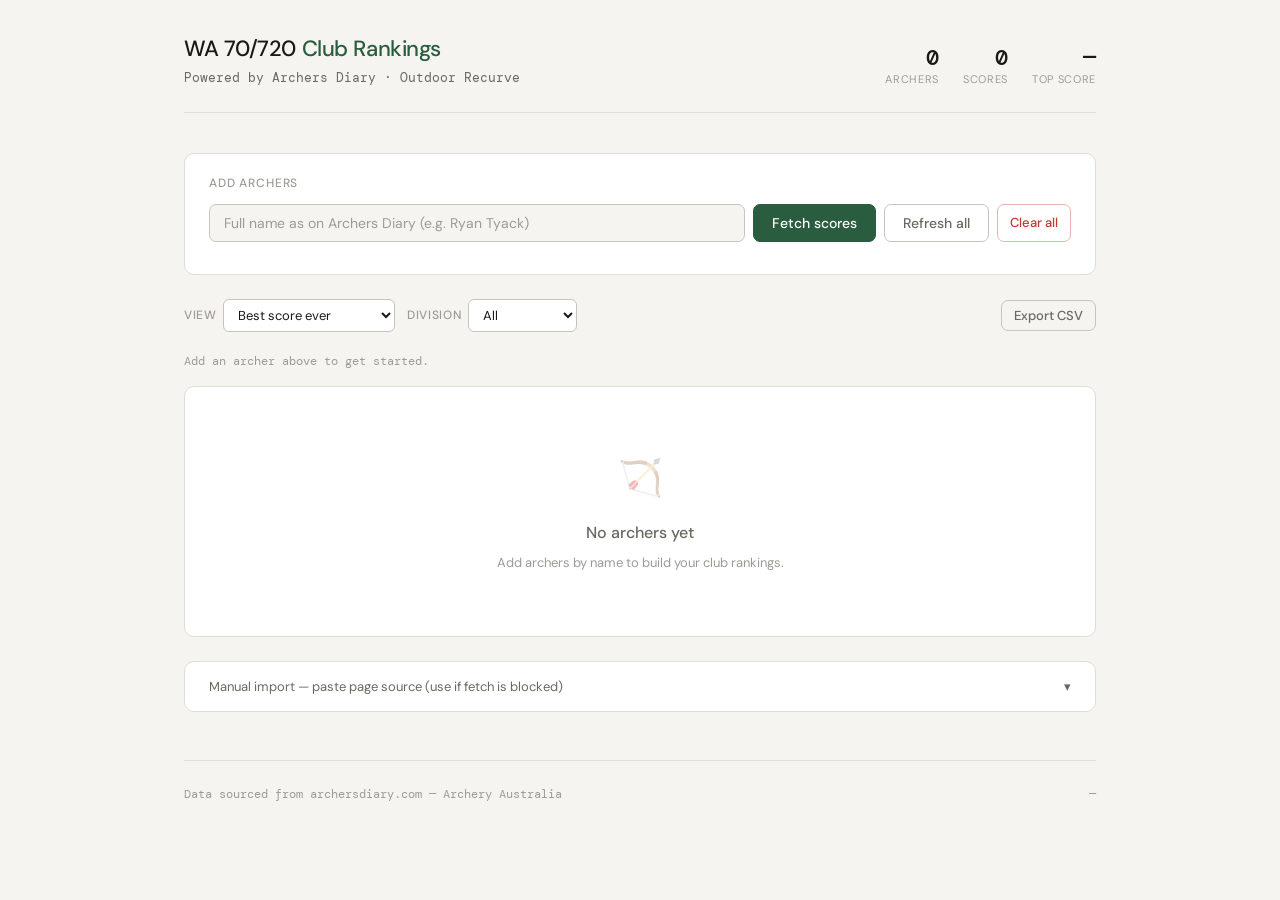
<file: index (4).html>
<!DOCTYPE html>
<html lang="en">
<head>
<meta charset="UTF-8">
<meta name="viewport" content="width=device-width, initial-scale=1.0">
<title>WA 70/720 Club Rankings</title>
<link rel="preconnect" href="https://fonts.googleapis.com">
<link href="https://fonts.googleapis.com/css2?family=DM+Mono:wght@400;500&family=DM+Sans:wght@300;400;500&display=swap" rel="stylesheet">
<style>
  :root {
    --bg: #f5f4f0;
    --surface: #ffffff;
    --border: #e0ddd5;
    --border-strong: #c8c4bb;
    --text: #1a1916;
    --text-2: #6b6860;
    --text-3: #9e9b95;
    --accent: #2a5c3f;
    --accent-light: #e8f0eb;
    --gold: #b8892a;
    --gold-bg: #fdf4e3;
    --silver: #7a7e85;
    --silver-bg: #f0f1f3;
    --bronze: #8b5e3c;
    --bronze-bg: #f5ede5;
    --danger: #c0392b;
    --mono: 'DM Mono', monospace;
    --sans: 'DM Sans', sans-serif;
  }

  *, *::before, *::after { box-sizing: border-box; margin: 0; padding: 0; }

  body {
    font-family: var(--sans);
    background: var(--bg);
    color: var(--text);
    min-height: 100vh;
    font-size: 15px;
    line-height: 1.5;
  }

  /* ── Layout ── */
  .page { max-width: 960px; margin: 0 auto; padding: 2rem 1.5rem 4rem; }

  /* ── Header ── */
  header {
    display: flex;
    align-items: flex-end;
    justify-content: space-between;
    margin-bottom: 2.5rem;
    padding-bottom: 1.5rem;
    border-bottom: 1px solid var(--border);
    flex-wrap: wrap;
    gap: 1rem;
  }
  .logo-area h1 {
    font-size: 22px;
    font-weight: 500;
    letter-spacing: -0.02em;
    color: var(--text);
  }
  .logo-area h1 span { color: var(--accent); }
  .logo-area p {
    font-size: 13px;
    color: var(--text-2);
    margin-top: 3px;
    font-family: var(--mono);
  }
  .header-stats {
    display: flex;
    gap: 1.5rem;
  }
  .hstat { text-align: right; }
  .hstat-n {
    font-family: var(--mono);
    font-size: 22px;
    font-weight: 500;
    color: var(--text);
    line-height: 1;
  }
  .hstat-l {
    font-size: 11px;
    color: var(--text-3);
    text-transform: uppercase;
    letter-spacing: 0.06em;
    margin-top: 2px;
  }

  /* ── Add archer panel ── */
  .add-panel {
    background: var(--surface);
    border: 1px solid var(--border);
    border-radius: 10px;
    padding: 1.25rem 1.5rem;
    margin-bottom: 1.5rem;
  }
  .add-panel h3 {
    font-size: 12px;
    text-transform: uppercase;
    letter-spacing: 0.07em;
    color: var(--text-3);
    margin-bottom: 0.75rem;
    font-weight: 500;
  }
  .add-row {
    display: flex;
    gap: 8px;
    flex-wrap: wrap;
  }
  .add-row input {
    flex: 1;
    min-width: 220px;
    padding: 9px 14px;
    border: 1px solid var(--border-strong);
    border-radius: 7px;
    font-family: var(--sans);
    font-size: 14px;
    background: var(--bg);
    color: var(--text);
    outline: none;
    transition: border-color 0.15s;
  }
  .add-row input:focus { border-color: var(--accent); }
  .add-row input::placeholder { color: var(--text-3); }
  .btn {
    padding: 9px 18px;
    border-radius: 7px;
    font-family: var(--sans);
    font-size: 14px;
    font-weight: 500;
    cursor: pointer;
    border: 1px solid transparent;
    transition: all 0.15s;
    white-space: nowrap;
  }
  .btn-primary { background: var(--accent); color: #fff; border-color: var(--accent); }
  .btn-primary:hover { background: #1e4530; }
  .btn-ghost { background: transparent; color: var(--text-2); border-color: var(--border-strong); }
  .btn-ghost:hover { background: var(--bg); color: var(--text); }
  .btn-sm { padding: 6px 12px; font-size: 13px; }

  /* ── Archer tags ── */
  .tags { display: flex; flex-wrap: wrap; gap: 6px; margin-top: 0.75rem; }
  .tag {
    display: inline-flex;
    align-items: center;
    gap: 6px;
    background: var(--accent-light);
    color: var(--accent);
    border: 1px solid #c4d9cb;
    border-radius: 20px;
    padding: 4px 10px 4px 12px;
    font-size: 13px;
    font-weight: 500;
  }
  .tag .count {
    font-family: var(--mono);
    font-size: 11px;
    color: #4a7c5f;
  }
  .tag-remove {
    background: none;
    border: none;
    cursor: pointer;
    color: #4a7c5f;
    font-size: 15px;
    line-height: 1;
    padding: 0 2px;
    display: flex;
    align-items: center;
    opacity: 0.7;
  }
  .tag-remove:hover { opacity: 1; }

  /* ── Filters ── */
  .filters {
    display: flex;
    gap: 12px;
    margin-bottom: 1.25rem;
    flex-wrap: wrap;
    align-items: center;
  }
  .filter-group { display: flex; align-items: center; gap: 6px; }
  .filter-group label { font-size: 12px; color: var(--text-3); text-transform: uppercase; letter-spacing: 0.06em; font-weight: 500; }
  select {
    padding: 6px 10px;
    border: 1px solid var(--border-strong);
    border-radius: 6px;
    font-family: var(--sans);
    font-size: 13px;
    background: var(--surface);
    color: var(--text);
    cursor: pointer;
    outline: none;
  }
  select:focus { border-color: var(--accent); }
  .filters-right { margin-left: auto; display: flex; gap: 6px; }

  /* ── Status bar ── */
  .status-bar {
    font-size: 12px;
    font-family: var(--mono);
    color: var(--text-3);
    margin-bottom: 1rem;
    min-height: 18px;
    display: flex;
    align-items: center;
    gap: 8px;
  }
  .status-bar.loading { color: var(--accent); }
  .status-bar.error { color: var(--danger); }
  .spinner {
    width: 12px; height: 12px;
    border: 2px solid currentColor;
    border-top-color: transparent;
    border-radius: 50%;
    animation: spin 0.7s linear infinite;
    display: none;
  }
  .status-bar.loading .spinner { display: block; }
  @keyframes spin { to { transform: rotate(360deg); } }

  /* ── Table ── */
  .table-wrap {
    background: var(--surface);
    border: 1px solid var(--border);
    border-radius: 10px;
    overflow: hidden;
  }
  table { width: 100%; border-collapse: collapse; }
  thead { background: var(--bg); }
  th {
    padding: 10px 16px;
    font-size: 11px;
    text-transform: uppercase;
    letter-spacing: 0.07em;
    color: var(--text-3);
    font-weight: 500;
    text-align: left;
    border-bottom: 1px solid var(--border);
    white-space: nowrap;
  }
  th.sortable { cursor: pointer; user-select: none; }
  th.sortable:hover { color: var(--text); }
  th.sorted { color: var(--accent); }
  td {
    padding: 12px 16px;
    border-bottom: 1px solid var(--border);
    font-size: 14px;
    color: var(--text);
    vertical-align: middle;
  }
  tr:last-child td { border-bottom: none; }
  tbody tr:hover td { background: #fafaf8; }

  .rank-cell { width: 48px; }
  .rank-badge {
    display: inline-flex;
    align-items: center;
    justify-content: center;
    width: 28px; height: 28px;
    border-radius: 50%;
    font-family: var(--mono);
    font-size: 13px;
    font-weight: 500;
  }
  .rank-1 { background: var(--gold-bg); color: var(--gold); }
  .rank-2 { background: var(--silver-bg); color: var(--silver); }
  .rank-3 { background: var(--bronze-bg); color: var(--bronze); }
  .rank-other { background: var(--bg); color: var(--text-3); }

  .archer-name { font-weight: 500; }
  .score-val {
    font-family: var(--mono);
    font-size: 16px;
    font-weight: 500;
    color: var(--text);
  }
  .score-bar-wrap { display: flex; align-items: center; gap: 8px; }
  .score-bar {
    height: 4px;
    background: var(--accent);
    border-radius: 2px;
    min-width: 4px;
    opacity: 0.4;
  }
  .rating-val {
    font-family: var(--mono);
    font-size: 13px;
    color: var(--text-2);
  }
  .event-name {
    font-size: 13px;
    color: var(--text-2);
    max-width: 200px;
    overflow: hidden;
    text-overflow: ellipsis;
    white-space: nowrap;
  }
  .event-name a { color: var(--accent); text-decoration: none; }
  .event-name a:hover { text-decoration: underline; }
  .date-val { font-family: var(--mono); font-size: 12px; color: var(--text-3); }
  .div-badge {
    font-size: 11px;
    padding: 2px 8px;
    border-radius: 20px;
    font-weight: 500;
    background: var(--bg);
    color: var(--text-2);
    border: 1px solid var(--border);
    white-space: nowrap;
  }

  /* ── Empty / no data ── */
  .empty {
    padding: 4rem 2rem;
    text-align: center;
  }
  .empty-icon {
    font-size: 36px;
    margin-bottom: 1rem;
    opacity: 0.3;
  }
  .empty h3 { font-size: 16px; font-weight: 500; color: var(--text-2); margin-bottom: 0.5rem; }
  .empty p { font-size: 13px; color: var(--text-3); }

  /* ── Manual import ── */
  .manual-panel {
    margin-top: 1.5rem;
    background: var(--surface);
    border: 1px solid var(--border);
    border-radius: 10px;
    overflow: hidden;
  }
  .manual-toggle {
    width: 100%;
    padding: 1rem 1.5rem;
    display: flex;
    justify-content: space-between;
    align-items: center;
    background: none;
    border: none;
    cursor: pointer;
    font-family: var(--sans);
    font-size: 13px;
    color: var(--text-2);
    text-align: left;
  }
  .manual-toggle:hover { color: var(--text); }
  .manual-toggle .arrow { transition: transform 0.2s; }
  .manual-toggle.open .arrow { transform: rotate(180deg); }
  .manual-body {
    display: none;
    padding: 0 1.5rem 1.5rem;
    border-top: 1px solid var(--border);
  }
  .manual-body.open { display: block; }
  .manual-body p { font-size: 13px; color: var(--text-2); margin: 1rem 0 0.75rem; }
  .manual-body ol { font-size: 13px; color: var(--text-2); padding-left: 1.5rem; margin-bottom: 1rem; }
  .manual-body ol li { margin-bottom: 4px; }
  .manual-body code { font-family: var(--mono); font-size: 12px; background: var(--bg); padding: 1px 5px; border-radius: 3px; }
  .manual-fields { display: flex; flex-direction: column; gap: 8px; }
  .manual-fields input { padding: 8px 12px; border: 1px solid var(--border-strong); border-radius: 6px; font-family: var(--sans); font-size: 14px; background: var(--bg); color: var(--text); outline: none; }
  .manual-fields input:focus { border-color: var(--accent); }
  .manual-fields textarea {
    padding: 10px 12px;
    border: 1px solid var(--border-strong);
    border-radius: 6px;
    font-family: var(--mono);
    font-size: 12px;
    background: var(--bg);
    color: var(--text);
    resize: vertical;
    min-height: 100px;
    outline: none;
  }
  .manual-fields textarea:focus { border-color: var(--accent); }

  /* ── Footer ── */
  footer {
    margin-top: 3rem;
    padding-top: 1.5rem;
    border-top: 1px solid var(--border);
    font-size: 12px;
    color: var(--text-3);
    font-family: var(--mono);
    display: flex;
    justify-content: space-between;
    flex-wrap: wrap;
    gap: 0.5rem;
  }

  @media (max-width: 600px) {
    .header-stats { display: none; }
    th:nth-child(5), td:nth-child(5),
    th:nth-child(6), td:nth-child(6) { display: none; }
    .score-bar { display: none; }
  }
</style>
</head>
<body>
<div class="page">

  <header>
    <div class="logo-area">
      <h1>WA 70/720 <span>Club Rankings</span></h1>
      <p>Powered by Archers Diary · Outdoor Recurve</p>
    </div>
    <div class="header-stats">
      <div class="hstat">
        <div class="hstat-n" id="hArchers">0</div>
        <div class="hstat-l">Archers</div>
      </div>
      <div class="hstat">
        <div class="hstat-n" id="hScores">0</div>
        <div class="hstat-l">Scores</div>
      </div>
      <div class="hstat">
        <div class="hstat-n" id="hTop">—</div>
        <div class="hstat-l">Top score</div>
      </div>
    </div>
  </header>

  <!-- Add archer -->
  <div class="add-panel">
    <h3>Add archers</h3>
    <div class="add-row">
      <input type="text" id="nameInput" placeholder="Full name as on Archers Diary (e.g. Ryan Tyack)" autocomplete="off">
      <button class="btn btn-primary" onclick="addArcher()">Fetch scores</button>
      <button class="btn btn-ghost" onclick="refreshAll()">Refresh all</button>
      <button class="btn btn-ghost btn-sm" onclick="clearAll()" style="color:#c0392b;border-color:#e8b4b0">Clear all</button>
    </div>
    <div class="tags" id="archerTags"></div>
  </div>

  <!-- Filters -->
  <div class="filters">
    <div class="filter-group">
      <label>View</label>
      <select id="viewMode" onchange="renderTable()">
        <option value="best">Best score ever</option>
        <option value="recent">Best — last 12 months</option>
        <option value="all">All scores</option>
      </select>
    </div>
    <div class="filter-group">
      <label>Division</label>
      <select id="divFilter" onchange="renderTable()">
        <option value="">All</option>
        <option value="Recurve">Recurve</option>
        <option value="Compound">Compound</option>
        <option value="Barebow Recurve">Barebow</option>
      </select>
    </div>
    <div class="filters-right">
      <button class="btn btn-ghost btn-sm" onclick="exportCSV()">Export CSV</button>
    </div>
  </div>

  <!-- Status -->
  <div class="status-bar" id="statusBar">
    <div class="spinner"></div>
    <span id="statusText">Add an archer above to get started.</span>
  </div>

  <!-- Table -->
  <div class="table-wrap">
    <div id="tableContainer">
      <div class="empty">
        <div class="empty-icon">🏹</div>
        <h3>No archers yet</h3>
        <p>Add archers by name to build your club rankings.</p>
      </div>
    </div>
  </div>

  <!-- Manual import -->
  <div class="manual-panel">
    <button class="manual-toggle" onclick="toggleManual(this)">
      <span>Manual import — paste page source (use if fetch is blocked)</span>
      <span class="arrow">▾</span>
    </button>
    <div class="manual-body" id="manualBody">
      <p>If automatic fetching is blocked, follow these steps:</p>
      <ol>
        <li>Go to <strong>archersdiary.com/MyEvents.aspx</strong></li>
        <li>Type the archer's name and wait for results to load</li>
        <li>Press <code>Ctrl+U</code> (or right-click → View Page Source)</li>
        <li>Select all (<code>Ctrl+A</code>), copy, paste below</li>
      </ol>
      <div class="manual-fields">
        <input type="text" id="manualName" placeholder="Archer name">
        <textarea id="manualHtml" placeholder="Paste full page source HTML here..."></textarea>
        <button class="btn btn-primary btn-sm" style="align-self:flex-start" onclick="importManual()">Import scores</button>
      </div>
    </div>
  </div>

  <footer>
    <span>Data sourced from archersdiary.com — Archery Australia</span>
    <span id="lastUpdated">—</span>
  </footer>

</div>

<script>
const PROXY_URL = 'https://corsproxy.io/?url=';
const AD_URL = 'https://archersdiary.com/MyEvents.aspx';

let archers = [];
let scores = {};

function loadState() {
  try {
    archers = JSON.parse(localStorage.getItem('wa720_archers') || '[]');
    scores = JSON.parse(localStorage.getItem('wa720_scores') || '{}');
  } catch(e) {
    archers = []; scores = {};
  }
}

function saveState() {
  localStorage.setItem('wa720_archers', JSON.stringify(archers));
  localStorage.setItem('wa720_scores', JSON.stringify(scores));
}

function setStatus(msg, type = '') {
  const bar = document.getElementById('statusBar');
  document.getElementById('statusText').textContent = msg;
  bar.className = 'status-bar ' + type;
}

function parseDate(str) {
  if (!str) return new Date(0);
  const [d, m, y] = str.split('/');
  return new Date(+y, +m - 1, +d);
}

/* ── Fetch ── */
async function fetchArcher(name) {
  setStatus('Fetching scores for ' + name + '…', 'loading');

  const attempts = [
    () => fetchDirect(name),
    () => fetchViaProxy(name),
  ];

  for (const attempt of attempts) {
    try {
      const html = await attempt();
      if (html && html.includes('GridView1')) {
        parseAndStore(name, html);
        return true;
      }
    } catch(e) {}
  }

  setStatus('Could not fetch ' + name + ' — use manual import below.', 'error');
  return false;
}

async function fetchDirect(name) {
  const firstResp = await fetch(AD_URL, { credentials: 'omit' });
  const firstHtml = await firstResp.text();
  const fd = buildFormData(name, firstHtml);
  const resp = await fetch(AD_URL, {
    method: 'POST',
    body: fd,
    headers: { 'Content-Type': 'application/x-www-form-urlencoded' },
    credentials: 'omit'
  });
  return resp.text();
}

async function fetchViaProxy(name) {
  const url = PROXY_URL + encodeURIComponent(AD_URL);
  const firstResp = await fetch(url);
  const firstHtml = await firstResp.text();
  const fd = buildFormData(name, firstHtml);
  const resp = await fetch(url, {
    method: 'POST',
    body: fd,
    headers: { 'Content-Type': 'application/x-www-form-urlencoded' }
  });
  return resp.text();
}

function buildFormData(name, html) {
  const vs = (html.match(/id="__VIEWSTATE"\s+value="([^"]*)"/) || [])[1] || '';
  const ev = (html.match(/id="__EVENTVALIDATION"\s+value="([^"]*)"/) || [])[1] || '';
  const vsg = (html.match(/id="__VIEWSTATEGENERATOR"\s+value="([^"]*)"/) || [])[1] || '';
  const params = new URLSearchParams({
    __EVENTTARGET: 'ctl00$mainContent$txtName',
    __EVENTARGUMENT: '',
    __VIEWSTATE: vs,
    __VIEWSTATEGENERATOR: vsg,
    __EVENTVALIDATION: ev,
    'ctl00$mainContent$txtName': name,
    'ctl00$mainContent$ddlDiscipline': '',
    'ctl00$mainContent$ddlDivision': '',
    'ctl00$mainContent$ddlRound': '',
    'ctl00$mainContent$ddlStatus': '0',
    'ctl00$mainContent$ddlFilter': '0',
  });
  return params.toString();
}

/* ── Parse HTML ── */
function parseAndStore(name, html) {
  const parser = new DOMParser();
  const doc = parser.parseFromString(html, 'text/html');
  const rows = doc.querySelectorAll('#ctl00_mainContent_GridView1 tbody tr');
  const results = [];

  rows.forEach(row => {
    const cells = row.querySelectorAll('td');
    if (cells.length < 10) return;

    const round = cells[8] ? cells[8].textContent.trim() : '';
    if (!round.includes('70/720')) return;

    const scoreText = cells[9] ? cells[9].textContent.trim() : '';
    const score = parseInt(scoreText);
    if (isNaN(score) || score <= 0) return;

    const link = cells[0] ? (cells[0].querySelector('a')?.getAttribute('href') || '') : '';
    results.push({
      eventName: cells[0] ? cells[0].textContent.trim() : '',
      link,
      discipline: cells[2] ? cells[2].textContent.trim() : '',
      date: cells[3] ? cells[3].textContent.trim() : '',
      division: cells[7] ? cells[7].textContent.trim() : '',
      round,
      score,
      rating: parseFloat(cells[10] ? cells[10].textContent.trim() : '') || null
    });
  });

  scores[name] = results;
  scores[name + '_updated'] = new Date().toISOString();
  saveState();
  updateHeaderStats();
  renderTags();
  renderTable();
  setStatus('Loaded ' + results.length + ' WA 70/720 score' + (results.length !== 1 ? 's' : '') + ' for ' + name + '.');
}

/* ── UI actions ── */
function addArcher() {
  const input = document.getElementById('nameInput');
  const name = input.value.trim();
  if (!name) return;
  if (archers.includes(name)) {
    setStatus(name + ' already in list.', 'error');
    return;
  }
  archers.push(name);
  saveState();
  renderTags();
  input.value = '';
  fetchArcher(name);
}

function removeArcher(name) {
  archers = archers.filter(a => a !== name);
  delete scores[name];
  delete scores[name + '_updated'];
  saveState();
  renderTags();
  updateHeaderStats();
  renderTable();
  setStatus('Removed ' + name + '.');
}

async function refreshAll() {
  if (!archers.length) return;
  for (const name of archers) {
    await fetchArcher(name);
    await new Promise(r => setTimeout(r, 600));
  }
  setStatus('All scores refreshed.');
}

function clearAll() {
  if (!confirm('Remove all archers and scores?')) return;
  archers = []; scores = {};
  saveState();
  renderTags();
  updateHeaderStats();
  renderTable();
  setStatus('Cleared.');
}

function importManual() {
  const name = document.getElementById('manualName').value.trim();
  const html = document.getElementById('manualHtml').value.trim();
  if (!name || !html) { setStatus('Enter a name and paste the page source.', 'error'); return; }
  if (!archers.includes(name)) { archers.push(name); saveState(); }
  parseAndStore(name, html);
  document.getElementById('manualHtml').value = '';
  setStatus('Imported scores for ' + name + '.');
}

function toggleManual(btn) {
  btn.classList.toggle('open');
  document.getElementById('manualBody').classList.toggle('open');
}

/* ── Render ── */
function renderTags() {
  const el = document.getElementById('archerTags');
  el.innerHTML = archers.map(name => {
    const count = (scores[name] || []).length;
    return `<div class="tag">
      <span>${name}</span>
      ${count ? `<span class="count">${count}</span>` : ''}
      <button class="tag-remove" onclick="removeArcher('${name.replace(/'/g, "\\'")}')" title="Remove">&times;</button>
    </div>`;
  }).join('');
}

let sortCol = 'score';
let sortDir = -1;

function renderTable() {
  const viewMode = document.getElementById('viewMode').value;
  const divFilter = document.getElementById('divFilter').value;
  const container = document.getElementById('tableContainer');

  if (!archers.length) {
    container.innerHTML = `<div class="empty"><div class="empty-icon">🏹</div><h3>No archers yet</h3><p>Add archers by name to build your club rankings.</p></div>`;
    return;
  }

  const now = new Date();
  const cutoff = new Date(now.getFullYear() - 1, now.getMonth(), now.getDate());

  if (viewMode === 'all') {
    let rows = [];
    archers.forEach(name => {
      let pool = scores[name] || [];
      if (divFilter) pool = pool.filter(s => s.division === divFilter);
      pool.forEach(s => rows.push({ name, ...s }));
    });
    rows.sort((a, b) => b.score - a.score);
    const maxScore = rows[0]?.score || 720;
    container.innerHTML = buildTable(rows, maxScore, true);
  } else {
    let rows = archers.map(name => {
      let pool = scores[name] || [];
      if (divFilter) pool = pool.filter(s => s.division === divFilter);
      if (viewMode === 'recent') pool = pool.filter(s => parseDate(s.date) >= cutoff);
      if (!pool.length) return { name, score: null };
      const best = pool.reduce((a, b) => b.score > a.score ? b : a);
      return { name, ...best };
    });

    rows.sort((a, b) => {
      if (a.score === null && b.score === null) return 0;
      if (a.score === null) return 1;
      if (b.score === null) return -1;
      if (sortCol === 'score') return sortDir * (b.score - a.score);
      if (sortCol === 'rating') return sortDir * ((b.rating || 0) - (a.rating || 0));
      if (sortCol === 'name') return sortDir * a.name.localeCompare(b.name);
      if (sortCol === 'date') return sortDir * (parseDate(b.date) - parseDate(a.date));
      return 0;
    });

    const maxScore = rows.find(r => r.score)?.score || 720;
    container.innerHTML = buildTable(rows, maxScore, false);
  }

  updateHeaderStats();
  updateLastUpdated();
}

function buildTable(rows, maxScore, showName) {
  if (!rows.length) return `<div class="empty"><div class="empty-icon">🎯</div><h3>No scores found</h3><p>Try a different filter or add more archers.</p></div>`;

  function th(label, col) {
    const active = sortCol === col ? 'sorted' : '';
    const arrow = sortCol === col ? (sortDir === -1 ? ' ▼' : ' ▲') : '';
    return `<th class="sortable ${active}" onclick="setSort('${col}')">${label}${arrow}</th>`;
  }

  let html = `<table>
    <thead><tr>
      <th class="rank-cell"></th>
      ${showName ? '<th>Archer</th>' : th('Archer', 'name')}
      ${th('Score', 'score')}
      ${th('Rating', 'rating')}
      <th>Division</th>
      <th>Event</th>
      ${th('Date', 'date')}
    </tr></thead>
    <tbody>`;

  rows.forEach((r, i) => {
    const rankClass = i === 0 ? 'rank-1' : i === 1 ? 'rank-2' : i === 2 ? 'rank-3' : 'rank-other';
    const barWidth = r.score ? Math.round((r.score / maxScore) * 80) : 0;
    const link = r.link
      ? `<a href="https://archersdiary.com/${r.link}" target="_blank" rel="noopener">${r.eventName || '—'}</a>`
      : (r.eventName || '—');

    html += `<tr>
      <td class="rank-cell"><span class="rank-badge ${rankClass}">${i + 1}</span></td>
      <td class="archer-name">${r.name}</td>
      <td>
        ${r.score !== null
          ? `<div class="score-bar-wrap"><span class="score-val">${r.score}</span><div class="score-bar" style="width:${barWidth}px"></div></div>`
          : `<span style="color:var(--text-3);font-size:13px">no data</span>`}
      </td>
      <td><span class="rating-val">${r.rating != null ? r.rating.toFixed(1) : '—'}</span></td>
      <td><span class="div-badge">${r.division || '—'}</span></td>
      <td><div class="event-name">${link}</div></td>
      <td><span class="date-val">${r.date || '—'}</span></td>
    </tr>`;
  });

  return html + '</tbody></table>';
}

function setSort(col) {
  if (sortCol === col) sortDir *= -1;
  else { sortCol = col; sortDir = -1; }
  renderTable();
}

function updateHeaderStats() {
  const allScores = archers.flatMap(n => scores[n] || []);
  document.getElementById('hArchers').textContent = archers.length;
  document.getElementById('hScores').textContent = allScores.length;
  const top = allScores.reduce((best, s) => s.score > best ? s.score : best, 0);
  document.getElementById('hTop').textContent = top || '—';
}

function updateLastUpdated() {
  const times = archers.map(n => scores[n + '_updated']).filter(Boolean);
  if (!times.length) { document.getElementById('lastUpdated').textContent = '—'; return; }
  const latest = new Date(Math.max(...times.map(t => new Date(t))));
  document.getElementById('lastUpdated').textContent = 'Updated ' + latest.toLocaleString();
}

function exportCSV() {
  const viewMode = document.getElementById('viewMode').value;
  const divFilter = document.getElementById('divFilter').value;
  const cutoff = new Date(new Date().getFullYear() - 1, new Date().getMonth(), new Date().getDate());
  let rows = [];

  archers.forEach(name => {
    let pool = scores[name] || [];
    if (divFilter) pool = pool.filter(s => s.division === divFilter);
    if (viewMode === 'recent') pool = pool.filter(s => parseDate(s.date) >= cutoff);
    if (viewMode === 'all') {
      pool.forEach(s => rows.push({ name, ...s }));
    } else {
      if (pool.length) rows.push({ name, ...pool.reduce((a, b) => b.score > a.score ? b : a) });
    }
  });

  rows.sort((a, b) => (b.score || 0) - (a.score || 0));
  const headers = ['Rank', 'Name', 'Score', 'Rating', 'Division', 'Round', 'Event', 'Date'];
  const csv = [headers.join(','), ...rows.map((r, i) =>
    [i + 1, `"${r.name}"`, r.score || '', r.rating?.toFixed(1) || '', r.division || '', `"${r.round || ''}"`, `"${r.eventName || ''}"`, r.date || ''].join(',')
  )].join('\n');

  const blob = new Blob([csv], { type: 'text/csv' });
  const a = document.createElement('a');
  a.href = URL.createObjectURL(blob);
  a.download = 'wa720-rankings.csv';
  a.click();
}

/* ── Init ── */
document.getElementById('nameInput').addEventListener('keydown', e => { if (e.key === 'Enter') addArcher(); });

loadState();
renderTags();
renderTable();
updateHeaderStats();
updateLastUpdated();
</script>
</body>
</html>
</file>
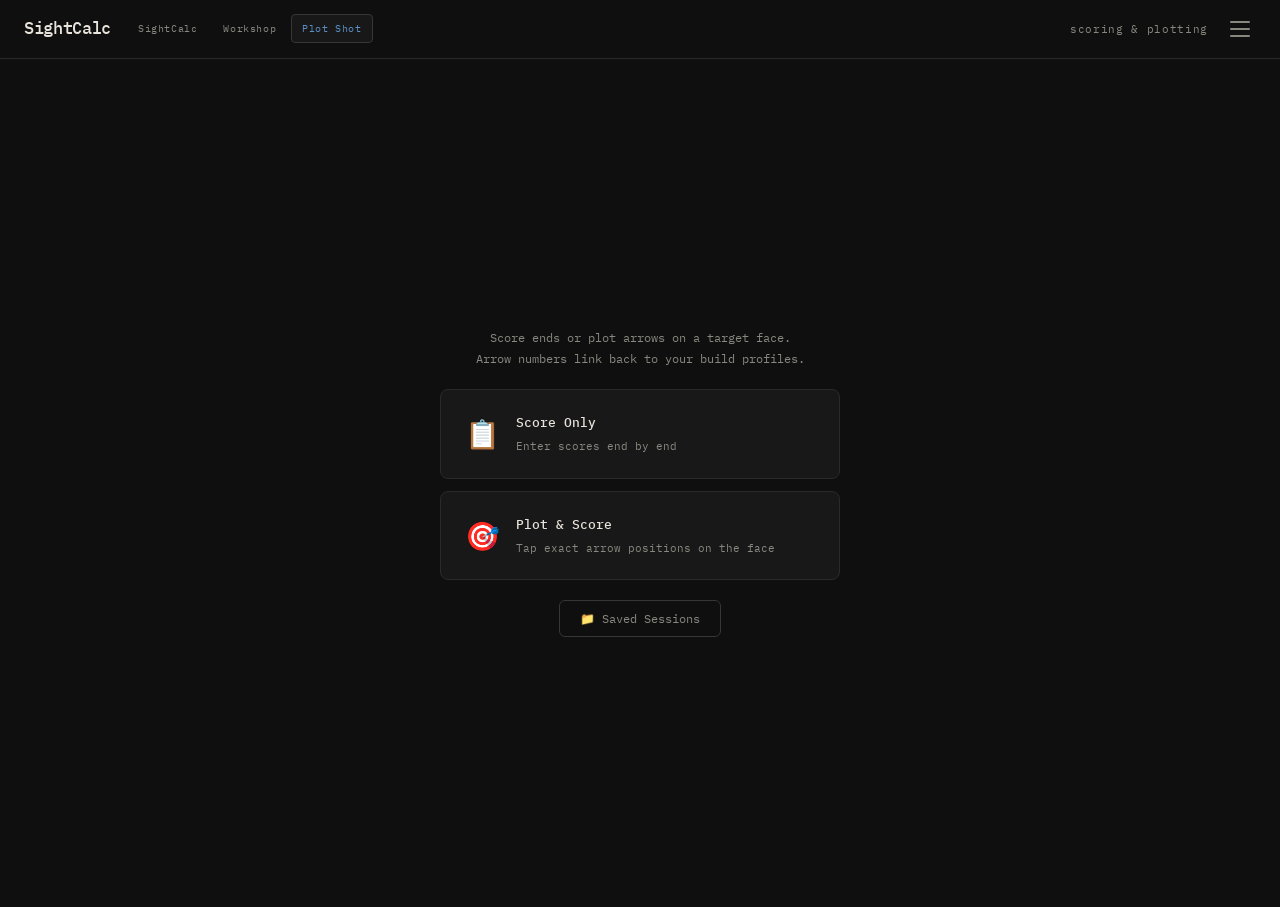
<file: plot-shot.html>
<!DOCTYPE html>
<html lang="en" data-page="plot-shot">
<head>
<meta charset="UTF-8">
<meta name="viewport" content="width=device-width, initial-scale=1.0, user-scalable=no">
<title>SightCalc — Plot Shot</title>
<link rel="preconnect" href="https://fonts.googleapis.com">
<link href="https://fonts.googleapis.com/css2?family=IBM+Plex+Mono:wght@400;500&family=IBM+Plex+Sans:wght@300;400;500&display=swap" rel="stylesheet">
<link rel="stylesheet" href="shared.css">
<style>
  /* ── Plot Shot specific — layered on top of shared.css ── */

  /* Score button colours always fixed — they represent physical target face */
  .sz-x, .sz-10, .sz-9 { background:#f7dc1f !important; color:#5a4000 !important; }
  .sz-8, .sz-7          { background:#e63946 !important; color:white !important; }
  .sz-6, .sz-5          { background:#4895ef !important; color:white !important; }
  .sz-4, .sz-3          { background:#333333 !important; color:white !important; }
  .sz-2, .sz-1          { background:#dddddd !important; color:#333 !important; }
  .sz-m                 { background:#999999 !important; color:white !important; }
  .sz-f6,.sz-f5  { background:#f7dc1f !important; color:#5a4000 !important; }
  .sz-f4,.sz-f3,.sz-f2,.sz-f1  { background:#4a90c8 !important; color:white !important; }

  /* Screen system */
  .ps-screen { display: none; min-height: calc(100vh - 52px); flex-direction: column; }
  .ps-screen.active { display: flex; }

  /* Home */
  .ps-home-body { flex: 1; display: flex; flex-direction: column; align-items: center; justify-content: center; padding: 2rem 1.25rem; gap: 12px; }
  .ps-home-intro { font-family: var(--mono); font-size: 12px; color: var(--muted); text-align: center; margin-bottom: 8px; }
  .ps-home-cards { width: 100%; max-width: 400px; display: flex; flex-direction: column; gap: 12px; }
  .ps-home-card { background: var(--surface); border: 1px solid var(--border); border-radius: 8px; padding: 1.25rem 1.5rem; cursor: pointer; display: flex; align-items: center; gap: 16px; transition: border-color 0.15s, background 0.15s; }
  .ps-home-card:hover { border-color: var(--accent); background: var(--surface2); }
  .ps-home-card-icon { font-size: 28px; flex-shrink: 0; }
  .ps-home-card-title { font-family: var(--mono); font-size: 13px; font-weight: 500; color: var(--text); margin-bottom: 3px; }
  .ps-home-card-desc { font-family: var(--mono); font-size: 11px; color: var(--muted); }
  .ps-sessions-btn { background: transparent; border: 1px solid var(--border2); border-radius: 6px; color: var(--muted); font-family: var(--mono); font-size: 12px; padding: 10px 20px; cursor: pointer; transition: all 0.15s; margin-top: 8px; }
  .ps-sessions-btn:hover { border-color: var(--accent); color: var(--accent); }

  /* Sub header within screens */
  .ps-subheader { background: var(--surface2); border-bottom: 1px solid var(--border); padding: 8px 1rem; display: flex; justify-content: space-around; }
  .ps-sh-item { text-align: center; }
  .ps-sh-val { font-family: var(--mono); font-size: 20px; font-weight: 500; color: var(--accent); }
  .ps-sh-lbl { font-family: var(--mono); font-size: 9px; letter-spacing: 0.08em; text-transform: uppercase; color: var(--muted); }

  /* Setup screen */
  .ps-setup-body { flex: 1; overflow-y: auto; padding: 1rem; display: flex; flex-direction: column; gap: 12px; }
  .ps-setup-section { background: var(--surface); border: 1px solid var(--border); border-radius: 6px; padding: 14px; }
  .ps-setup-section h3 { font-family: var(--mono); font-size: 10px; letter-spacing: 0.1em; text-transform: uppercase; color: var(--muted); margin-bottom: 12px; }
  .ps-option-grid { display: grid; grid-template-columns: 1fr 1fr; gap: 8px; }
  .ps-option-btn { border: 1px solid var(--border2); background: var(--surface2); border-radius: 6px; padding: 12px 8px; text-align: center; cursor: pointer; transition: all 0.15s; }
  .ps-option-btn .ob-icon { font-size: 22px; display: block; margin-bottom: 5px; }
  .ps-option-btn .ob-label { font-family: var(--mono); font-size: 12px; font-weight: 500; color: var(--text); }
  .ps-option-btn .ob-sub { font-family: var(--mono); font-size: 10px; color: var(--muted); margin-top: 2px; }
  .ps-option-btn.selected { border-color: var(--accent); border-width: 2px; background: var(--surface); }
  .ps-option-btn.selected .ob-label { color: var(--accent); }
  .ps-start-btn { background: var(--accent); color: var(--btn-calc-color, #0f0f0f); border: none; border-radius: 6px; padding: 14px; font-family: var(--mono); font-size: 13px; font-weight: 500; letter-spacing: 0.06em; cursor: pointer; margin: 0 1rem 1rem; width: calc(100% - 2rem); transition: background 0.15s; }
  .ps-start-btn:hover { background: var(--accent2); }
  .ps-toggle-row { display: flex; align-items: center; justify-content: space-between; }
  .ps-toggle-row span { font-family: var(--mono); font-size: 12px; color: var(--text); }
  .ps-arrow-chips { display: flex; flex-wrap: wrap; gap: 6px; margin-top: 8px; }
  .ps-arrow-chip { background: var(--accent); color: var(--btn-calc-color, #0f0f0f); border-radius: 20px; padding: 3px 10px; font-size: 12px; font-family: var(--mono); }

  /* Score only */
  .ps-score-body { flex: 1; overflow-y: auto; padding: 1rem; }
  .ps-end-input { background: var(--surface); border: 1px solid var(--border); border-radius: 6px; padding: 14px; margin-bottom: 12px; }
  .ps-end-input h3 { font-family: var(--mono); font-size: 11px; letter-spacing: 0.08em; color: var(--accent); margin-bottom: 12px; text-transform: uppercase; }
  .ps-score-buttons { display: flex; flex-wrap: wrap; gap: 8px; justify-content: center; margin-bottom: 14px; }
  .score-btn { width: 52px; height: 52px; border-radius: 50%; border: none; cursor: pointer; font-size: 15px; font-weight: 600; font-family: var(--mono); transition: transform 0.1s; flex-shrink: 0; }
  .score-btn:active { transform: scale(0.88); }
  .ps-current-arrows { display: flex; flex-wrap: wrap; gap: 6px; min-height: 44px; align-items: center; margin-bottom: 12px; }
  .ps-arrow-chip-score { width: 44px; height: 44px; border-radius: 50%; display: flex; align-items: center; justify-content: center; font-size: 13px; font-weight: 600; font-family: var(--mono); position: relative; cursor: pointer; }
  .ps-arrow-chip-score .chip-num { position: absolute; top: -4px; right: -4px; background: var(--accent); color: var(--btn-calc-color,#0f0f0f); border-radius: 10px; font-size: 9px; padding: 1px 4px; font-family: var(--mono); }
  .ps-end-footer { display: flex; align-items: center; justify-content: space-between; padding-top: 12px; border-top: 1px solid var(--border); }
  .ps-end-score { font-family: var(--mono); font-size: 26px; font-weight: 500; color: var(--accent); }
  .ps-submit-btn { background: var(--accent); color: var(--btn-calc-color,#0f0f0f); border: none; border-radius: 6px; padding: 10px 20px; font-family: var(--mono); font-size: 12px; font-weight: 500; cursor: pointer; }
  .ps-submit-btn:disabled { background: var(--border2); color: var(--dim); cursor: not-allowed; }
  .ps-ends-history { display: flex; flex-direction: column; gap: 8px; }
  .ps-end-card { background: var(--surface); border: 1px solid var(--border); border-radius: 6px; padding: 12px 14px; display: flex; align-items: center; gap: 10px; }
  .ps-ehc-num { font-family: var(--mono); font-size: 11px; color: var(--muted); min-width: 42px; }
  .ps-ehc-arrows { display: flex; gap: 5px; flex: 1; flex-wrap: wrap; }
  .ps-ehc-chip { width: 32px; height: 32px; border-radius: 50%; display: flex; align-items: center; justify-content: center; font-size: 11px; font-weight: 600; font-family: var(--mono); }
  .ps-ehc-score { font-family: var(--mono); font-size: 16px; font-weight: 500; color: var(--accent); min-width: 26px; text-align: right; }
  .ps-ehc-total { font-family: var(--mono); font-size: 11px; color: var(--muted); min-width: 34px; text-align: right; }

  /* Plot mode */
  .ps-plot-body { flex: 1; display: flex; flex-direction: column; overflow: hidden; }
  .ps-target-wrap { position: relative; flex: 1; display: flex; align-items: center; justify-content: center; background: var(--bg); min-height: 280px; max-height: 420px; overflow: hidden; }
  #target-canvas { touch-action: none; cursor: crosshair; display: block; }
  .ps-zoom-overlay { position: absolute; top: 10px; right: 10px; width: 150px; height: 150px; border-radius: 50%; border: 3px solid white; overflow: hidden; box-shadow: 0 4px 20px rgba(0,0,0,0.7); pointer-events: none; display: none; }
  #zoom-canvas { display: block; }
  .ps-plot-bottom { background: var(--surface); border-top: 1px solid var(--border); padding: 12px 14px; }
  .ps-plot-arrows { display: flex; gap: 6px; flex-wrap: wrap; min-height: 40px; align-items: center; margin-bottom: 10px; }
  .ps-plot-pill { display: flex; align-items: center; gap: 4px; border-radius: 20px; padding: 4px 10px 4px 6px; font-size: 12px; font-weight: 600; font-family: var(--mono); }
  .ps-plot-actions { display: flex; gap: 8px; }
  .ps-undo-btn { background: var(--surface2); border: 1px solid var(--border); color: var(--text); border-radius: 6px; padding: 10px 14px; font-family: var(--mono); font-size: 12px; cursor: pointer; }
  .ps-plot-next { flex: 1; background: var(--accent); color: var(--btn-calc-color,#0f0f0f); border: none; border-radius: 6px; padding: 12px; font-family: var(--mono); font-size: 12px; font-weight: 500; cursor: pointer; }
  .ps-plot-next:disabled { background: var(--border2); color: var(--dim); }

  /* Sessions */
  .ps-sessions-body { flex: 1; overflow-y: auto; padding: 1rem; display: flex; flex-direction: column; gap: 10px; }
  .ps-session-card { background: var(--surface); border: 1px solid var(--border); border-radius: 6px; padding: 14px; }
  .ps-sc-top { display: flex; justify-content: space-between; align-items: flex-start; margin-bottom: 6px; }
  .ps-sc-name { font-family: var(--mono); font-size: 13px; font-weight: 500; color: var(--text); }
  .ps-sc-date { font-family: var(--mono); font-size: 11px; color: var(--muted); }
  .ps-sc-tags { display: flex; gap: 6px; flex-wrap: wrap; margin-bottom: 8px; }
  .ps-sc-tag { background: var(--surface2); border: 1px solid var(--border); border-radius: 10px; padding: 2px 8px; font-family: var(--mono); font-size: 10px; color: var(--muted); }
  .ps-sc-score { font-family: var(--mono); font-size: 24px; font-weight: 500; color: var(--accent); margin-bottom: 8px; }
  .ps-sc-actions { display: flex; gap: 6px; }
  .ps-sc-btn { flex: 1; border: 1px solid var(--border2); background: transparent; color: var(--muted); border-radius: 4px; padding: 7px; font-family: var(--mono); font-size: 11px; cursor: pointer; }
  .ps-sc-btn:hover { border-color: var(--accent); color: var(--accent); }
  .ps-sc-btn.danger { color: var(--danger); border-color: var(--danger); }

  /* Stats */
  .ps-stats-body { flex: 1; overflow-y: auto; padding: 1rem; }
  .ps-stats-grid { display: grid; grid-template-columns: repeat(3,1fr); gap: 8px; margin-bottom: 12px; }
  .ps-stat-card { background: var(--surface); border: 1px solid var(--border); border-radius: 6px; padding: 10px 12px; }
  .ps-stat-val { font-family: var(--mono); font-size: 22px; font-weight: 500; color: var(--accent); }
  .ps-stat-lbl { font-family: var(--mono); font-size: 10px; color: var(--muted); margin-top: 2px; }
  .ps-arrow-rank { background: var(--surface); border: 1px solid var(--border); border-radius: 6px; padding: 14px; margin-bottom: 12px; }
  .ps-arrow-rank h3 { font-family: var(--mono); font-size: 10px; letter-spacing: 0.1em; text-transform: uppercase; color: var(--muted); margin-bottom: 12px; }
  .ps-ans-row { display: flex; align-items: center; gap: 10px; padding: 8px 0; border-bottom: 1px solid var(--border); }
  .ps-ans-row:last-child { border-bottom: none; }
  .ps-ans-num { width: 32px; height: 32px; border-radius: 50%; background: var(--accent); color: var(--btn-calc-color,#0f0f0f); display: flex; align-items: center; justify-content: center; font-family: var(--mono); font-size: 13px; font-weight: 500; flex-shrink: 0; }
  .ps-ans-bar-wrap { flex: 1; height: 6px; background: var(--border); border-radius: 3px; overflow: hidden; }
  .ps-ans-bar { height: 100%; background: var(--accent); border-radius: 3px; transition: width 0.3s; }
  .ps-ans-avg { font-family: var(--mono); font-size: 15px; font-weight: 500; color: var(--text); min-width: 32px; text-align: right; }

  /* Arrow num modal */
  .ps-anm-overlay { display: none; position: fixed; inset: 0; background: rgba(0,0,0,0.6); z-index: 300; align-items: flex-end; justify-content: center; }
  .ps-anm-overlay.open { display: flex; }
  .ps-anm-sheet { background: var(--surface); border-radius: 12px 12px 0 0; padding: 1.25rem; width: 100%; max-width: 500px; border-top: 1px solid var(--border); }
  .ps-anm-sheet h3 { font-family: var(--mono); font-size: 13px; font-weight: 500; color: var(--text); margin-bottom: 14px; text-align: center; }
  .ps-anm-grid { display: grid; grid-template-columns: repeat(4,1fr); gap: 8px; }
  .ps-anm-btn { padding: 14px; border: 1px solid var(--border2); background: var(--surface2); border-radius: 6px; font-family: var(--mono); font-size: 16px; font-weight: 500; color: var(--text); cursor: pointer; text-align: center; }
  .ps-anm-btn:disabled { opacity: 0.3; cursor: not-allowed; }
  .ps-anm-btn.selected { background: var(--accent); color: var(--btn-calc-color,#0f0f0f); border-color: var(--accent); }

  /* Plot view modal */
  .ps-pvm-overlay { display: none; position: fixed; inset: 0; background: rgba(0,0,0,0.85); z-index: 400; align-items: center; justify-content: center; }
  .ps-pvm-overlay.open { display: flex; }
  .ps-pvm-inner { background: var(--surface); border: 1px solid var(--border); border-radius: 12px; padding: 1.25rem; width: 90vw; max-width: 380px; }
  .ps-pvm-title { color: var(--text); font-family: var(--mono); font-size: 13px; font-weight: 500; margin-bottom: 12px; text-align: center; }
  .ps-pvm-close { background: var(--surface2); border: 1px solid var(--border); color: var(--text); border-radius: 6px; padding: 10px; font-family: var(--mono); font-size: 12px; cursor: pointer; margin-top: 12px; width: 100%; }

  /* Toast */
  .ps-toast { position: fixed; bottom: 20px; left: 50%; transform: translateX(-50%) translateY(80px); background: var(--surface); border: 1px solid var(--border); color: var(--text); padding: 10px 18px; border-radius: 20px; font-family: var(--mono); font-size: 12px; z-index: 500; transition: transform 0.3s; pointer-events: none; white-space: nowrap; box-shadow: 0 4px 16px rgba(0,0,0,0.3); }
  .ps-toast.show { transform: translateX(-50%) translateY(0); }

  /* Field target meta (distance + face) in history */
  .ps-ehc-meta { font-family: var(--mono); font-size: 10px; color: var(--muted); display: flex; gap: 6px; margin-top: 4px; flex-wrap: wrap; }
  .ps-ehc-meta-tag { background: var(--surface2); border: 1px solid var(--border); border-radius: 10px; padding: 1px 7px; }

  /* Face size chip buttons */
  .ps-face-chips { display: flex; gap: 6px; flex-wrap: wrap; margin-top: 6px; }
  .ps-face-chip { border: 1px solid var(--border2); background: var(--surface2); border-radius: 6px; padding: 7px 12px; font-family: var(--mono); font-size: 13px; font-weight: 500; color: var(--text); cursor: pointer; transition: all 0.15s; }
  .ps-face-chip.selected { border-color: var(--accent); background: var(--surface); color: var(--accent); }

  /* Field target entry block */
  .ps-field-meta-input { border-top: 1px solid var(--border); margin-top: 12px; padding-top: 12px; display: flex; flex-direction: column; gap: 10px; }
  .ps-fmi-row { display: flex; align-items: center; gap: 10px; }
  .ps-fmi-label { font-family: var(--mono); font-size: 10px; letter-spacing: 0.08em; text-transform: uppercase; color: var(--muted); min-width: 64px; }

  /* Even par score colouring */
  .ps-ehc-score.par-above { color: #f7dc1f !important; }
  .ps-ehc-score.par-even  { color: #4895ef !important; }
  .ps-ehc-score.par-below { color: #e63946 !important; }
  .ps-end-score.par-above { color: #f7dc1f !important; }
  .ps-end-score.par-even  { color: #4895ef !important; }
  .ps-end-score.par-below { color: #e63946 !important; }
  .ps-par-legend { display: flex; gap: 10px; justify-content: center; margin-top: 4px; flex-wrap: wrap; }
  .ps-par-legend-item { font-family: var(--mono); font-size: 10px; display: flex; align-items: center; gap: 4px; }
  .ps-par-dot { width: 8px; height: 8px; border-radius: 50%; display: inline-block; }

  /* Back button within PS */
  .ps-back { background: none; border: none; cursor: pointer; color: var(--muted); font-family: var(--mono); font-size: 18px; padding: 4px 8px; }
  .ps-back:hover { color: var(--text); }

  /* Inner header for sub-screens */
  .ps-inner-header { display: flex; align-items: center; gap: 10px; padding: 10px 1rem; border-bottom: 1px solid var(--border); background: var(--surface); }
  .ps-inner-header-title { font-family: var(--mono); font-size: 13px; font-weight: 500; color: var(--text); flex: 1; }
  .ps-inner-header-actions { display: flex; gap: 6px; }

  @media (max-width: 600px) {
    .ps-stats-grid { grid-template-columns: repeat(2,1fr); }
    .score-btn { width: 46px; height: 46px; font-size: 13px; }
  }
</style>
</head>
<body>

<header>
  <h1>SightCalc</h1>
  <nav>
    <a class="nav-link" href="index.html">SightCalc</a>
    <a class="nav-link" href="workshop-tools.html">Workshop</a>
    <span class="nav-link active">Plot Shot</span>
  </nav>
  <div class="header-right">scoring &amp; plotting</div>
  <button class="burger-btn" onclick="openSettings()" aria-label="Settings">
    <span></span><span></span><span></span>
  </button>
</header>

<div class="settings-overlay" id="settingsOverlay">
  <div class="settings-panel">
    <div class="settings-header">Settings<button class="settings-close" onclick="closeSettings()">&#10005;</button></div>
    <div class="settings-body" id="settingsBody"></div>
  </div>
</div>

<!-- ── HOME ── -->
<div class="ps-screen active" id="ps-home">
  <div class="ps-home-body">
    <p class="ps-home-intro">Score ends or plot arrows on a target face.<br>Arrow numbers link back to your build profiles.</p>
    <div class="ps-home-cards">
      <div class="ps-home-card" onclick="psStartSetup('score')">
        <div class="ps-home-card-icon">📋</div>
        <div>
          <div class="ps-home-card-title">Score Only</div>
          <div class="ps-home-card-desc">Enter scores end by end</div>
        </div>
      </div>
      <div class="ps-home-card" onclick="psStartSetup('plot')">
        <div class="ps-home-card-icon">🎯</div>
        <div>
          <div class="ps-home-card-title">Plot &amp; Score</div>
          <div class="ps-home-card-desc">Tap exact arrow positions on the face</div>
        </div>
      </div>
    </div>
    <button class="ps-sessions-btn" onclick="psShowSessions()">📁 Saved Sessions</button>
  </div>
</div>

<!-- ── SETUP ── -->
<div class="ps-screen" id="ps-setup">
  <div class="ps-inner-header">
    <button class="ps-back" onclick="psShow('ps-home')">←</button>
    <div class="ps-inner-header-title">New Session</div>
  </div>
  <div class="ps-setup-body">
    <div class="ps-setup-section">
      <h3>Session name</h3>
      <input type="text" id="ps-session-name" style="border:1px solid var(--border2);border-radius:4px;background:var(--input-bg,var(--bg));color:var(--text);font-family:var(--mono);font-size:13px;padding:8px;width:100%;outline:none" placeholder="e.g. Training – 70m outdoor">
    </div>
    <div class="ps-setup-section">
      <h3>Target face</h3>
      <div class="ps-option-grid">
        <div class="ps-option-btn selected" id="ps-opt-target" onclick="psSelectFace('target')">
          <span class="ob-icon">🎯</span><div class="ob-label">Target</div><div class="ob-sub">WA / indoor</div>
        </div>
        <div class="ps-option-btn" id="ps-opt-field" onclick="psSelectFace('field')">
          <span class="ob-icon">🌲</span><div class="ob-label">Field</div><div class="ob-sub">Black &amp; yellow</div>
        </div>
      </div>
    </div>
    <div class="ps-setup-section" id="ps-zoom-section" style="display:none">
      <h3>Target view (plot mode)</h3>
      <div class="ps-option-grid">
        <div class="ps-option-btn selected" id="ps-opt-full" onclick="psSelectZoom('full')">
          <span class="ob-icon">⭕</span><div class="ob-label">Full face</div><div class="ob-sub" id="ps-zoom-full-sub">All rings 1–10</div>
        </div>
        <div class="ps-option-btn" id="ps-opt-zoomed" onclick="psSelectZoom('zoomed')">
          <span class="ob-icon">🔍</span><div class="ob-label">Zoomed</div><div class="ob-sub">10–6 rings only</div>
        </div>
      </div>
    </div>
    <div class="ps-setup-section">
      <h3>Arrows per end</h3>
      <input type="number" id="ps-ape" value="6" min="1" max="12" style="border:1px solid var(--border2);border-radius:4px;background:var(--input-bg,var(--bg));color:var(--text);font-family:var(--mono);font-size:16px;padding:8px;width:100%;outline:none">
    </div>
    <div class="ps-setup-section">
      <h3>Even score (optional)</h3>
      <div class="ps-toggle-row">
        <span>Set an even / par score per end</span>
        <label class="switch"><input type="checkbox" id="ps-use-par" onchange="psTogglePar()"><span class="switch-track"></span></label>
      </div>
      <div id="ps-par-section" style="display:none;margin-top:12px">
        <div style="font-family:var(--mono);font-size:11px;color:var(--muted);margin-bottom:8px">End scores are colour-coded against this target.</div>
        <div style="display:flex;align-items:center;gap:10px">
          <input type="number" id="ps-par-val" value="25" min="1" max="100" style="border:1px solid var(--border2);border-radius:4px;background:var(--input-bg,var(--bg));color:var(--text);font-family:var(--mono);font-size:22px;font-weight:500;padding:8px 12px;width:90px;outline:none;text-align:center">
          <div style="font-family:var(--mono);font-size:11px;color:var(--muted);line-height:1.7">
            <span style="color:#f7dc1f">■</span> Above even<br>
            <span style="color:#4895ef">■</span> At even<br>
            <span style="color:#e63946">■</span> Below even
          </div>
        </div>
      </div>
    </div>
    <div class="ps-setup-section">
      <h3>Arrow numbers</h3>
      <div class="ps-toggle-row">
        <span>Track individual arrow numbers</span>
        <label class="switch"><input type="checkbox" id="ps-use-nums" onchange="psToggleNums()"><span class="switch-track"></span></label>
      </div>
      <div id="ps-nums-section" style="display:none;margin-top:10px">
        <div class="field" style="margin-bottom:8px"><label>How many arrows?</label><input type="number" id="ps-arrow-count" value="6" min="1" max="24" oninput="psUpdateChips()"></div>
        <div class="ps-arrow-chips" id="ps-arrow-chips"></div>
      </div>
    </div>
    <button class="ps-start-btn" style="margin:0;width:100%" onclick="psStartSession()">Start Session →</button>
  </div>
</div>

<!-- ── SCORING ── -->
<div class="ps-screen" id="ps-scoring">
  <div class="ps-inner-header">
    <button class="ps-back" onclick="psSaveAndExit()">←</button>
    <div class="ps-inner-header-title" id="ps-scoring-title">Session</div>
    <div class="ps-inner-header-actions">
      <button class="bsm" onclick="psShowStats()" style="padding:5px 10px;font-size:11px">Stats</button>
      <button class="bsm" onclick="psSaveAndExit()" style="padding:5px 10px;font-size:11px">Save</button>
    </div>
  </div>
  <div class="ps-subheader">
    <div class="ps-sh-item"><div class="ps-sh-val" id="ps-hdr-end">1</div><div class="ps-sh-lbl">End</div></div>
    <div class="ps-sh-item"><div class="ps-sh-val" id="ps-hdr-total">0</div><div class="ps-sh-lbl">Total</div></div>
    <div class="ps-sh-item"><div class="ps-sh-val" id="ps-hdr-avg">—</div><div class="ps-sh-lbl">Average</div></div>
  </div>
  <div id="ps-par-legend" style="display:none;background:var(--surface2);border-bottom:1px solid var(--border);padding:5px 1rem">
    <div class="ps-par-legend">
      <span class="ps-par-legend-item"><span class="ps-par-dot" style="background:#f7dc1f"></span><span id="ps-par-lbl-above" style="color:var(--muted)">above</span></span>
      <span class="ps-par-legend-item"><span class="ps-par-dot" style="background:#4895ef"></span><span id="ps-par-lbl-even" style="color:var(--muted)">even</span></span>
      <span class="ps-par-legend-item"><span class="ps-par-dot" style="background:#e63946"></span><span id="ps-par-lbl-below" style="color:var(--muted)">below</span></span>
    </div>
  </div>

  <!-- Score only body -->
  <div id="ps-score-body" class="ps-score-body">
    <div class="ps-end-input">
      <h3 id="ps-end-title">End 1</h3>
      <div class="ps-score-buttons" id="ps-score-btns"></div>
      <div class="ps-current-arrows" id="ps-current-arrows">
        <span style="font-family:var(--mono);font-size:12px;color:var(--dim)">Tap scores above</span>
      </div>
      <!-- Field-only: distance + face size -->
      <div class="ps-field-meta-input" id="ps-field-meta" style="display:none">
        <div class="ps-fmi-row">
          <span class="ps-fmi-label">Distance</span>
          <input type="number" id="ps-end-dist" min="1" max="999" placeholder="m" style="border:1px solid var(--border2);border-radius:4px;background:var(--input-bg,var(--bg));color:var(--text);font-family:var(--mono);font-size:15px;font-weight:500;padding:6px 10px;width:80px;outline:none;text-align:center">
          <span style="font-family:var(--mono);font-size:11px;color:var(--muted)">m</span>
        </div>
        <div class="ps-fmi-row" style="align-items:flex-start">
          <span class="ps-fmi-label" style="margin-top:8px">Face</span>
          <div class="ps-face-chips" id="ps-face-chips">
            <button class="ps-face-chip" data-face="20" onclick="psSelectFaceSize(20)">20</button>
            <button class="ps-face-chip" data-face="40" onclick="psSelectFaceSize(40)">40</button>
            <button class="ps-face-chip" data-face="60" onclick="psSelectFaceSize(60)">60</button>
            <button class="ps-face-chip" data-face="80" onclick="psSelectFaceSize(80)">80</button>
          </div>
        </div>
      </div>
      <div class="ps-end-footer">
        <div><div style="font-family:var(--mono);font-size:10px;color:var(--muted);margin-bottom:2px">End score</div><div class="ps-end-score" id="ps-end-score">0</div></div>
        <button class="ps-submit-btn" id="ps-submit-btn" onclick="psSubmitEnd()" disabled>Next End →</button>
      </div>
    </div>
    <div class="ps-ends-history" id="ps-ends-history"></div>
  </div>

  <!-- Plot body -->
  <div id="ps-plot-body" class="ps-plot-body" style="display:none">
    <div class="ps-target-wrap">
      <canvas id="target-canvas"></canvas>
      <div class="ps-zoom-overlay" id="ps-zoom-overlay">
        <canvas id="zoom-canvas" width="150" height="150"></canvas>
      </div>
    </div>
    <div class="ps-plot-bottom">
      <div class="ps-plot-arrows" id="ps-plot-arrows">
        <span style="font-family:var(--mono);font-size:12px;color:var(--dim)">Tap the target to plot</span>
      </div>
      <div style="display:flex;justify-content:flex-end;margin-bottom:6px">
        <button class="ps-undo-btn" id="ps-group-toggle" onclick="psToggleGroup()" style="font-size:11px;padding:5px 10px;color:var(--accent);border-color:var(--accent)">⊕ Group: On</button>
      </div>
    <div class="ps-plot-actions">
        <button class="ps-undo-btn" onclick="psUndoPlot()">↩ Undo</button>
        <button class="ps-plot-next" id="ps-plot-next" onclick="psSubmitPlotEnd()" disabled>Next End →</button>
      </div>
      <div id="ps-end-nav" style="display:none;margin-top:8px;align-items:center;gap:8px">
        <button class="ps-undo-btn" onclick="psNavEnd(-1)" id="ps-nav-prev">← Prev</button>
        <div style="flex:1;text-align:center;font-family:var(--mono);font-size:11px;color:var(--muted)" id="ps-nav-label">End 1</div>
        <button class="ps-undo-btn" onclick="psNavEnd(1)" id="ps-nav-next">Next →</button>
        <button class="ps-undo-btn" onclick="psNavEnd(0)" id="ps-nav-current" style="color:var(--accent);border-color:var(--accent)">Live</button>
      </div>
    </div>
  </div>
</div>

<!-- ── SESSIONS ── -->
<div class="ps-screen" id="ps-sessions">
  <div class="ps-inner-header">
    <button class="ps-back" onclick="psShow('ps-home')">←</button>
    <div class="ps-inner-header-title">Saved Sessions</div>
  </div>
  <div class="ps-sessions-body" id="ps-sessions-body"></div>
</div>

<!-- ── STATS ── -->
<div class="ps-screen" id="ps-stats">
  <div class="ps-inner-header">
    <button class="ps-back" onclick="psShow('ps-scoring')">←</button>
    <div class="ps-inner-header-title">Statistics</div>
    <button class="ps-undo-btn" onclick="psToggleGroup();psShowStats()" style="font-size:11px;padding:5px 10px">⊕ Group</button>
  </div>
  <div class="ps-stats-body" id="ps-stats-body"></div>
</div>

<!-- Arrow number modal -->
<div class="ps-anm-overlay" id="ps-anm-overlay">
  <div class="ps-anm-sheet">
    <h3>Which arrow number?</h3>
    <div class="ps-anm-grid" id="ps-anm-grid"></div>
  </div>
</div>

<!-- Plot view modal -->
<div class="ps-pvm-overlay" id="ps-pvm-overlay">
  <div class="ps-pvm-inner">
    <div class="ps-pvm-title" id="ps-pvm-title">Arrow #1 — all shots</div>
    <canvas id="pvm-canvas" width="320" height="320" style="border-radius:50%;display:block;margin:0 auto"></canvas>
    <div style="display:flex;gap:8px;margin-top:12px">
      <button class="ps-pvm-close" style="flex:1" onclick="psToggleGroup();psPvmRefresh()">⊕ Group</button>
      <button class="ps-pvm-close" style="flex:1" onclick="psPvmClose()">Close</button>
    </div>
  </div>
</div>

<div class="ps-toast" id="ps-toast"></div>

<script src="shared.js"></script>
<script>
// Override psShow to be bulletproof
window.onerror = function(msg, src, line, col, err) {
  document.body.insertAdjacentHTML('afterbegin', 
    '<div style="position:fixed;top:52px;left:0;right:0;background:#e05050;color:white;padding:10px;font-family:monospace;font-size:11px;z-index:9999">' + 
    'JS Error: ' + msg + ' (line ' + line + ')</div>');
  return false;
};
</script>
<script>
// ─── STATE ───────────────────────────────────────────────
let ps = {
  mode: 'score', face: 'target', zoom: 'full',
  ape: 6, useNums: false, arrowNums: [],
  name: '', id: null,
  ends: [], currentArrows: [], runningTotal: 0,
  pendingLabel: null, pendingVal: null, pendingNum: null,
  usePar: false, parVal: 25,
  pendingDist: null, pendingFaceSize: null,
};
let psCanvas = { arrows: [], pressing: false, pendingNx: undefined, pendingNy: undefined };

// ─── UTILS ───────────────────────────────────────────────
function psShow(id) {
  document.querySelectorAll('.ps-screen').forEach(s => s.classList.remove('active'));
  document.getElementById(id).classList.add('active');
}

function psToast(msg) {
  const t = document.getElementById('ps-toast');
  t.textContent = msg; t.classList.add('show');
  setTimeout(() => t.classList.remove('show'), 2200);
}

function psGenId() { return Date.now().toString(36) + Math.random().toString(36).slice(2); }

// ─── SETUP ───────────────────────────────────────────────
function psStartSetup(mode) {
  ps.mode = mode;
  document.getElementById('ps-zoom-section').style.display = (mode === 'plot' && ps.face !== 'field') ? '' : 'none';
  const d = new Date();
  document.getElementById('ps-session-name').value = `Session ${d.toLocaleDateString('en-AU',{day:'numeric',month:'short'})}`;
  // Reset par toggle UI
  document.getElementById('ps-use-par').checked = false;
  document.getElementById('ps-par-section').style.display = 'none';
  // Set a sensible default par based on face and APE
  const ape = parseInt(document.getElementById('ps-ape').value) || 6;
  document.getElementById('ps-par-val').value = ps.face === 'field' ? Math.round(ape * 3) : Math.round(ape * 7);
  psShow('ps-setup');
}

function psSelectFace(f) {
  ps.face = f;
  document.getElementById('ps-opt-target').classList.toggle('selected', f==='target');
  document.getElementById('ps-opt-field').classList.toggle('selected', f==='field');
  // Field has no zoom option - grey it out and reset to full
  const zoomedBtn = document.getElementById('ps-opt-zoomed');
  if (f === 'field') {
    zoomedBtn.style.opacity = '0.35';
    zoomedBtn.style.pointerEvents = 'none';
    psSelectZoom('full');
    document.getElementById('ps-zoom-full-sub').textContent = 'All rings 1–6';
  } else {
    zoomedBtn.style.opacity = '';
    zoomedBtn.style.pointerEvents = '';
    document.getElementById('ps-zoom-full-sub').textContent = 'All rings 1–10';
  }
  if (ps.mode === 'plot') {
    document.getElementById('ps-zoom-section').style.display = f==='target' ? '' : 'none';
  }
}

function psSelectZoom(z) {
  ps.zoom = z;
  document.getElementById('ps-opt-full').classList.toggle('selected', z==='full');
  document.getElementById('ps-opt-zoomed').classList.toggle('selected', z==='zoomed');
}

function psToggleNums() {
  ps.useNums = document.getElementById('ps-use-nums').checked;
  document.getElementById('ps-nums-section').style.display = ps.useNums ? '' : 'none';
  psUpdateChips();
}

function psTogglePar() {
  const on = document.getElementById('ps-use-par').checked;
  document.getElementById('ps-par-section').style.display = on ? '' : 'none';
}

function psSelectFaceSize(size) {
  ps.pendingFaceSize = (ps.pendingFaceSize === size) ? null : size; // toggle
  document.querySelectorAll('.ps-face-chip').forEach(c => {
    c.classList.toggle('selected', parseInt(c.dataset.face) === ps.pendingFaceSize);
  });
}

function psUpdateChips() {
  const n = parseInt(document.getElementById('ps-arrow-count').value) || 6;
  const el = document.getElementById('ps-arrow-chips'); el.innerHTML = '';
  ps.arrowNums = Array.from({length: n}, (_,i) => i+1);
  ps.arrowNums.forEach(num => {
    const c = document.createElement('div'); c.className = 'ps-arrow-chip'; c.textContent = num; el.appendChild(c);
  });
}

function psStartSession() {
  ps.name = document.getElementById('ps-session-name').value.trim() || 'Session';
  ps.ape = parseInt(document.getElementById('ps-ape').value) || 6;
  ps.useNums = document.getElementById('ps-use-nums').checked;
  ps.usePar = document.getElementById('ps-use-par').checked;
  ps.parVal = ps.usePar ? (parseInt(document.getElementById('ps-par-val').value) || 25) : null;
  if (ps.useNums) { const n = parseInt(document.getElementById('ps-arrow-count').value)||6; ps.arrowNums = Array.from({length:n},(_,i)=>i+1); }
  ps.ends = []; ps.currentArrows = []; ps.runningTotal = 0; ps.id = psGenId();
  document.getElementById('ps-scoring-title').textContent = ps.name;
  // Par legend
  const legendEl = document.getElementById('ps-par-legend');
  if (ps.usePar && ps.parVal !== null) {
    legendEl.style.display = '';
    document.getElementById('ps-par-lbl-above').textContent = `> ${ps.parVal}`;
    document.getElementById('ps-par-lbl-even').textContent = `= ${ps.parVal}`;
    document.getElementById('ps-par-lbl-below').textContent = `< ${ps.parVal}`;
  } else {
    legendEl.style.display = 'none';
  }
  if (ps.mode === 'plot') {
    document.getElementById('ps-score-body').style.display = 'none';
    document.getElementById('ps-plot-body').style.display = 'flex';
    setTimeout(psInitCanvas, 100);
  } else {
    document.getElementById('ps-score-body').style.display = '';
    document.getElementById('ps-plot-body').style.display = 'none';
    psBuildScoreBtns();
  }
  psUpdateHeader(); if (ps.mode==='score') psRenderHistory();
  // Show field target meta inputs only for field face in score mode
  const fieldMeta = document.getElementById('ps-field-meta');
  if (fieldMeta) fieldMeta.style.display = (ps.face === 'field' && ps.mode === 'score') ? '' : 'none';
  // Reset field meta state
  ps.pendingDist = null; ps.pendingFaceSize = null;
  const distEl = document.getElementById('ps-end-dist'); if (distEl) distEl.value = '';
  document.querySelectorAll('.ps-face-chip').forEach(c => c.classList.remove('selected'));
  psShow('ps-scoring');
}



// ─── GROUP TOGGLE ─────────────────────────────────────────
let psShowGroup = true;

function psToggleGroup() {
  psShowGroup = !psShowGroup;
  const btn = document.getElementById('ps-group-toggle');
  if (btn) {
    btn.textContent = psShowGroup ? '⊕ Group: On' : '⊕ Group: Off';
    btn.style.color = psShowGroup ? 'var(--accent)' : 'var(--muted)';
    btn.style.borderColor = psShowGroup ? 'var(--accent)' : 'var(--border2)';
  }
  psDrawTarget();
}

// ─── GROUP ANALYSIS ──────────────────────────────────────
function psDrawGroup(ctx, cx, cy, maxR, arrows, alpha=1) {
  if (!arrows || arrows.length < 2) return;
  const pts = arrows.filter(a => a.nx !== undefined && Math.sqrt(a.nx*a.nx+a.ny*a.ny) <= 1.02);
  if (pts.length < 2) return;

  // Group centre
  const mx = pts.reduce((s,a)=>s+a.nx,0)/pts.length;
  const my = pts.reduce((s,a)=>s+a.ny,0)/pts.length;
  const gcx = cx + mx*maxR, gcy = cy + my*maxR;

  // Draw centre crosshair
  ctx.save();
  ctx.globalAlpha = alpha * 0.85;
  ctx.strokeStyle = '#00e5ff';
  ctx.lineWidth = 1.2;
  const arm = 7;
  ctx.beginPath(); ctx.moveTo(gcx-arm,gcy); ctx.lineTo(gcx+arm,gcy); ctx.stroke();
  ctx.beginPath(); ctx.moveTo(gcx,gcy-arm); ctx.lineTo(gcx,gcy+arm); ctx.stroke();
  ctx.beginPath(); ctx.arc(gcx,gcy,3,0,Math.PI*2);
  ctx.fillStyle='#00e5ff'; ctx.fill();

  if (pts.length >= 3) {
    // Covariance ellipse
    const varX = pts.reduce((s,a)=>s+(a.nx-mx)*(a.nx-mx),0)/pts.length;
    const varY = pts.reduce((s,a)=>s+(a.ny-my)*(a.ny-my),0)/pts.length;
    const covXY = pts.reduce((s,a)=>s+(a.nx-mx)*(a.ny-my),0)/pts.length;
    // Eigenvalues
    const avg = (varX+varY)/2;
    const diff = Math.sqrt(Math.max(0,((varX-varY)/2)*((varX-varY)/2)+covXY*covXY));
    const l1 = Math.sqrt(Math.max(0.0001, avg+diff));
    const l2 = Math.sqrt(Math.max(0.0001, avg-diff));
    const angle = Math.atan2(2*covXY, varX-varY)/2;
    const scale = 2.0; // 2 sigma ellipse
    ctx.globalAlpha = alpha * 0.25;
    ctx.fillStyle = '#00e5ff';
    ctx.beginPath();
    ctx.ellipse(gcx, gcy, Math.max(3, l1*maxR*scale), Math.max(2, l2*maxR*scale), angle, 0, Math.PI*2);
    ctx.fill();
    ctx.globalAlpha = alpha * 0.55;
    ctx.strokeStyle = '#00e5ff';
    ctx.lineWidth = 1;
    ctx.stroke();
  }
  ctx.restore();
}

// ─── SCORE ZONES ─────────────────────────────────────────
function psGetZones() {
  if (ps.face === 'field') return [
    {l:'6',v:6,c:'sz-f6'},{l:'5',v:5,c:'sz-f5'},
    {l:'4',v:4,c:'sz-f4'},{l:'3',v:3,c:'sz-f3'},
    {l:'2',v:2,c:'sz-f2'},{l:'1',v:1,c:'sz-f1'},{l:'M',v:0,c:'sz-m'}
  ];
  return [
    {l:'X',v:10,c:'sz-x'},{l:'10',v:10,c:'sz-10'},{l:'9',v:9,c:'sz-9'},
    {l:'8',v:8,c:'sz-8'},{l:'7',v:7,c:'sz-7'},{l:'6',v:6,c:'sz-6'},
    {l:'5',v:5,c:'sz-5'},{l:'4',v:4,c:'sz-4'},{l:'3',v:3,c:'sz-3'},
    {l:'2',v:2,c:'sz-2'},{l:'1',v:1,c:'sz-1'},{l:'M',v:0,c:'sz-m'}
  ];
}

function psChipStyle(label, face) {
  if (face==='field') {
    if (['6','5'].includes(label)) return 'background:#f7dc1f;color:#5a4000';
    if (['4','3','2','1'].includes(label)) return 'background:#4a90c8;color:white';
    return 'background:#999;color:white';
  }
  if (['X','10','9'].includes(label)) return 'background:#f7dc1f;color:#5a4000';
  if (['8','7'].includes(label)) return 'background:#e63946;color:white';
  if (['6','5'].includes(label)) return 'background:#4895ef;color:white';
  if (['4','3'].includes(label)) return 'background:#333;color:white';
  if (['2','1'].includes(label)) return 'background:#ddd;color:#333';
  return 'background:#999;color:white';
}

function psBuildScoreBtns() {
  const wrap = document.getElementById('ps-score-btns'); wrap.innerHTML = '';
  psGetZones().forEach(z => {
    const b = document.createElement('button');
    b.className = `score-btn ${z.c}`; b.textContent = z.l;
    b.onclick = () => psAddScore(z.l, z.v);
    wrap.appendChild(b);
  });
}

function psAddScore(label, val) {
  if (ps.currentArrows.length >= ps.ape) return;
  if (ps.useNums) { ps.pendingLabel=label; ps.pendingVal=val; psShowAnm(); return; }
  psPushArrow(label, val, null);
}

function psPushArrow(label, val, shaftNum) {
  // shaftNum = physical shaft number from arrow builder (for future linking)
  ps.currentArrows.push({label, val, shaftNum});
  psAudio.playForScore(label);
  psRenderCurrentArrows();
}

function psRenderCurrentArrows() {
  const wrap = document.getElementById('ps-current-arrows');
  if (!ps.currentArrows.length) { wrap.innerHTML = '<span style="font-family:var(--mono);font-size:12px;color:var(--dim)">Tap scores above</span>'; }
  else {
    wrap.innerHTML = '';
    ps.currentArrows.forEach((a,i) => {
      const chip = document.createElement('div'); chip.className = 'ps-arrow-chip-score';
      chip.style.cssText = psChipStyle(a.label, ps.face); chip.textContent = a.label;
      if (a.shaftNum !== null) { const n = document.createElement('div'); n.className = 'chip-num'; n.textContent = a.shaftNum; chip.appendChild(n); }
      chip.onclick = () => { ps.currentArrows.splice(i,1); psRenderCurrentArrows(); psUpdateEndScore(); };
      wrap.appendChild(chip);
    });
  }
  psUpdateEndScore();
  document.getElementById('ps-submit-btn').disabled = ps.currentArrows.length < ps.ape;
  document.getElementById('ps-end-title').textContent = `End ${ps.ends.length+1} — ${ps.currentArrows.length}/${ps.ape}`;
}

function psUpdateEndScore() {
  const score = ps.currentArrows.reduce((s,a)=>s+a.val,0);
  const el = document.getElementById('ps-end-score');
  el.textContent = score;
  el.className = 'ps-end-score ' + psParClass(score);
}

function psSubmitEnd() {
  const score = ps.currentArrows.reduce((s,a)=>s+a.val,0);
  ps.runningTotal += score;
  // Capture field meta
  const distEl = document.getElementById('ps-end-dist');
  const dist = (ps.face === 'field' && distEl && distEl.value) ? parseInt(distEl.value) : null;
  const faceSize = (ps.face === 'field') ? ps.pendingFaceSize : null;
  ps.ends.push({arrows:[...ps.currentArrows], score, total: ps.runningTotal, dist, faceSize});
  ps.currentArrows = [];
  // Reset field meta UI for next end
  if (distEl) distEl.value = '';
  ps.pendingDist = null; ps.pendingFaceSize = null;
  document.querySelectorAll('.ps-face-chip').forEach(c => c.classList.remove('selected'));
  psRenderCurrentArrows(); psRenderHistory(); psUpdateHeader(); psAutoSave();
}

// ─── EVEN PAR ────────────────────────────────────────────
function psParClass(score) {
  if (!ps.usePar || ps.parVal === null) return '';
  if (score > ps.parVal) return 'par-above';
  if (score === ps.parVal) return 'par-even';
  return 'par-below';
}

function psRenderHistory() {
  const wrap = document.getElementById('ps-ends-history'); if (!wrap) return;
  wrap.innerHTML = '';
  [...ps.ends].reverse().forEach((end,ri) => {
    const i = ps.ends.length - ri;
    const card = document.createElement('div'); card.className = 'ps-end-card';
    card.style.flexWrap = 'wrap';
    const num = document.createElement('div'); num.className = 'ps-ehc-num'; num.textContent = `End ${i}`;
    const arrows = document.createElement('div'); arrows.className = 'ps-ehc-arrows';
    end.arrows.forEach(a => {
      const chip = document.createElement('div'); chip.className = 'ps-ehc-chip';
      chip.style.cssText = psChipStyle(a.label, ps.face); chip.textContent = a.label;
      arrows.appendChild(chip);
    });
    const score = document.createElement('div'); score.className = 'ps-ehc-score ' + psParClass(end.score); score.textContent = end.score;
    const total = document.createElement('div'); total.className = 'ps-ehc-total'; total.textContent = end.total;
    card.appendChild(num); card.appendChild(arrows); card.appendChild(score); card.appendChild(total);
    // Field meta tags
    if (ps.face === 'field' && (end.dist || end.faceSize)) {
      const meta = document.createElement('div'); meta.className = 'ps-ehc-meta'; meta.style.width = '100%';
      if (end.dist) { const t = document.createElement('span'); t.className = 'ps-ehc-meta-tag'; t.textContent = `📏 ${end.dist}m`; meta.appendChild(t); }
      if (end.faceSize) { const t = document.createElement('span'); t.className = 'ps-ehc-meta-tag'; t.textContent = `🎯 ${end.faceSize}cm`; meta.appendChild(t); }
      card.appendChild(meta);
    }
    wrap.appendChild(card);
  });
}

function psUpdateHeader() {
  document.getElementById('ps-hdr-end').textContent = ps.ends.length + 1;
  document.getElementById('ps-hdr-total').textContent = ps.runningTotal;
  const totalArrows = ps.ends.reduce((s,e)=>s+e.arrows.length,0);
  document.getElementById('ps-hdr-avg').textContent = totalArrows ? (ps.runningTotal/totalArrows).toFixed(1) : '—';
}

// ─── ARROW NUMBER MODAL ───────────────────────────────────
function psShowAnm() {
  const grid = document.getElementById('ps-anm-grid'); grid.innerHTML = '';
  const used = ps.currentArrows.map(a=>a.shaftNum);
  ps.arrowNums.forEach(num => {
    const btn = document.createElement('button');
    btn.className = 'ps-anm-btn' + (used.includes(num) ? ' selected' : '');
    btn.textContent = num; btn.disabled = used.includes(num);
    btn.onclick = () => {
      document.getElementById('ps-anm-overlay').classList.remove('open');
      if (ps.mode === 'plot') { psCommitPlot(psCanvas.pendingNx, psCanvas.pendingNy, num); psCanvas.pendingNx=undefined; }
      else { psPushArrow(ps.pendingLabel, ps.pendingVal, num); }
    };
    grid.appendChild(btn);
  });
  document.getElementById('ps-anm-overlay').classList.add('open');
}

document.getElementById('ps-anm-overlay').addEventListener('click', e => {
  if (e.target === document.getElementById('ps-anm-overlay')) document.getElementById('ps-anm-overlay').classList.remove('open');
});

// ─── CANVAS / PLOT ────────────────────────────────────────
function psInitCanvas() {
  const canvas = document.getElementById('target-canvas');
  const wrap = canvas.parentElement;
  let size = Math.min(wrap.clientWidth, wrap.clientHeight, 400);
  if (size < 10) { setTimeout(psInitCanvas, 150); return; }
  const dpr = window.devicePixelRatio || 1;
  canvas.width = size * dpr;
  canvas.height = size * dpr;
  canvas.style.width = size + 'px';
  canvas.style.height = size + 'px';
  const ctx = canvas.getContext('2d');
  ctx.scale(dpr, dpr);
  psCanvas.arrows = []; psCanvas.size = size;
  psDrawTarget();
  canvas.addEventListener('pointerdown', psPointerDown);
  canvas.addEventListener('pointermove', psPointerMove);
  canvas.addEventListener('pointerup', psPointerUp);
  canvas.addEventListener('pointerleave', psPointerUp);
}

function psGetRings() {
  if (ps.face==='field') return [
    {s:6,l:'6',c:'#f7dc1f',border:'rgba(0,0,0,0.25)',lc:'#5a4000'},
    {s:5,l:'5',c:'#f7dc1f',border:'rgba(0,0,0,0.25)',lc:'#5a4000'},
    {s:4,l:'4',c:'#4a90c8',border:'rgba(255,255,255,0.5)',lc:'rgba(255,255,255,0.7)'},
    {s:3,l:'3',c:'#4a90c8',border:'rgba(255,255,255,0.5)',lc:'rgba(255,255,255,0.7)'},
    {s:2,l:'2',c:'#4a90c8',border:'rgba(255,255,255,0.5)',lc:'rgba(255,255,255,0.7)'},
    {s:1,l:'1',c:'#4a90c8',border:'rgba(255,255,255,0.5)',lc:'rgba(255,255,255,0.7)'}
  ];
  if (ps.zoom==='zoomed') return [
    {s:10,l:'X', c:'#f7dc1f',border:'rgba(0,0,0,0.25)',lc:'#5a4000'},
    {s:10,l:'10',c:'#f7dc1f',border:'rgba(0,0,0,0.25)',lc:'#5a4000'},
    {s:9, l:'9', c:'#f7dc1f',border:'rgba(0,0,0,0.25)',lc:'#5a4000'},
    {s:8, l:'8', c:'#e63946',border:'rgba(255,255,255,0.4)',lc:'rgba(255,255,255,0.8)'},
    {s:7, l:'7', c:'#e63946',border:'rgba(255,255,255,0.4)',lc:'rgba(255,255,255,0.8)'},
    {s:6, l:'6', c:'#4895ef',border:'rgba(255,255,255,0.4)',lc:'rgba(255,255,255,0.8)'}
  ];
  return [
    {s:10,l:'X', c:'#f7dc1f',border:'rgba(0,0,0,0.25)',lc:'#5a4000'},
    {s:10,l:'10',c:'#f7dc1f',border:'rgba(0,0,0,0.25)',lc:'#5a4000'},
    {s:9, l:'9', c:'#f7dc1f',border:'rgba(0,0,0,0.25)',lc:'#5a4000'},
    {s:8, l:'8', c:'#e63946',border:'rgba(255,255,255,0.4)',lc:'rgba(255,255,255,0.8)'},
    {s:7, l:'7', c:'#e63946',border:'rgba(255,255,255,0.4)',lc:'rgba(255,255,255,0.8)'},
    {s:6, l:'6', c:'#4895ef',border:'rgba(255,255,255,0.4)',lc:'rgba(255,255,255,0.8)'},
    {s:5, l:'5', c:'#4895ef',border:'rgba(255,255,255,0.4)',lc:'rgba(255,255,255,0.8)'},
    {s:4, l:'4', c:'#222',   border:'rgba(255,255,255,0.4)',lc:'rgba(255,255,255,0.6)'},
    {s:3, l:'3', c:'#222',   border:'rgba(255,255,255,0.4)',lc:'rgba(255,255,255,0.6)'},
    {s:2, l:'2', c:'#eee',   border:'rgba(0,0,0,0.2)',      lc:'rgba(0,0,0,0.5)'},
    {s:1, l:'1', c:'#eee',   border:'rgba(0,0,0,0.2)',      lc:'rgba(0,0,0,0.5)'}
  ];
}

function psDrawTarget() {
  const canvas = document.getElementById('target-canvas');
  const ctx = canvas.getContext('2d');
  // Use logical size (pre-DPR) for all drawing
  const size = psCanvas.size || canvas.width;
  const cx = size/2, cy = size/2, maxR = size/2-4;
  ctx.clearRect(0,0,size*2,size*2);
  const rings = psGetRings();
  for (let i=rings.length-1;i>=0;i--) {
    const r = maxR*((i+1)/rings.length);
    ctx.beginPath(); ctx.arc(cx,cy,r,0,Math.PI*2);
    ctx.fillStyle = rings[i].c; ctx.fill();
    const borderCol = rings[i].border || 'rgba(0,0,0,0.3)';
    ctx.strokeStyle = borderCol; ctx.lineWidth = 1.2; ctx.stroke();
  }
  // Crosshairs
  ctx.strokeStyle='rgba(0,0,0,0.15)'; ctx.lineWidth=0.8;
  ctx.beginPath(); ctx.moveTo(cx,cy-maxR); ctx.lineTo(cx,cy+maxR); ctx.stroke();
  ctx.beginPath(); ctx.moveTo(cx-maxR,cy); ctx.lineTo(cx+maxR,cy); ctx.stroke();
  // Ring score labels — each sits in the middle of its own ring band
  const ringStep = maxR / rings.length;
  const fontSize = Math.max(7, Math.round(ringStep * 0.38));
  ctx.textAlign = 'center';
  ctx.textBaseline = 'middle';
  rings.forEach((ring, i) => {
    if (!ring.l) return;
    const outerR = maxR * ((i+1)/rings.length);
    const innerR = i > 0 ? maxR * (i/rings.length) : 0;
    const midR = (outerR + innerR) / 2;
    // Place label at 3 o'clock position (right side) in the middle of the ring band
    const labelX = cx + midR;
    const labelY = cy;
    ctx.font = `500 ${fontSize}px IBM Plex Mono, monospace`;
    ctx.fillStyle = ring.lc || 'rgba(0,0,0,0.5)';
    ctx.fillText(ring.l, labelX, labelY);
  });
  psCanvas.arrows.forEach((a,idx) => {
    const x=cx+a.nx*maxR, y=cy+a.ny*maxR;
    const last=idx===psCanvas.arrows.length-1;
    ctx.beginPath(); ctx.arc(x,y,3.5,0,Math.PI*2);
    ctx.fillStyle=last?'#ff6b00':'rgba(255,255,255,0.9)'; ctx.fill();
    ctx.strokeStyle=last?'#c94d00':'rgba(0,0,0,0.6)'; ctx.lineWidth=0.8; ctx.stroke();
    ctx.beginPath(); ctx.arc(x,y,1,0,Math.PI*2);
    ctx.fillStyle=last?'#fff':'#111'; ctx.fill();
    if (a.shaftNum) { ctx.fillStyle='#333'; ctx.font='bold 8px IBM Plex Mono,monospace'; ctx.textAlign='center'; ctx.fillText(a.shaftNum,x,y-12); }
  });
  // Draw live group overlay
  if (psShowGroup) psDrawGroup(ctx, cx, cy, maxR, psCanvas.arrows);
}

function psScoreFromNxy(nx,ny) {
  const dist=Math.sqrt(nx*nx+ny*ny);
  if (dist>1) return {s:0,l:'M'};
  const rings=psGetRings();
  for (let i=0;i<rings.length;i++) { if (dist<=(i+1)/rings.length) return {s:rings[i].s, l:rings[i].l||(rings[i].s+'')};  }
  const last=rings[rings.length-1]; return {s:last.s, l:last.l||(last.s+'')};
}

function psGetNxy(e) {
  const canvas=document.getElementById('target-canvas');
  const rect=canvas.getBoundingClientRect();
  // Use logical display size, not physical canvas size
  const size=psCanvas.size||rect.width;
  const px=(e.clientX-rect.left), py=(e.clientY-rect.top);
  const cx=size/2, cy=size/2, maxR=size/2-4;
  return {nx:(px-cx)/maxR, ny:(py-cy)/maxR};
}

function psDrawZoom(nx,ny) {
  const mc=document.getElementById('target-canvas');
  const zc=document.getElementById('zoom-canvas');
  const zctx=zc.getContext('2d');
  const dpr=window.devicePixelRatio||1;
  const displaySize=psCanvas.size||300;
  const cx=displaySize/2, cy=displaySize/2, maxR=displaySize/2-4;
  const px=cx+nx*maxR, py=cy+ny*maxR;
  const zs=150, zf=5, sw=zs/zf;
  zctx.clearRect(0,0,zs,zs);
  zctx.save();
  // Draw from the logical (unscaled) canvas coordinates
  zctx.drawImage(mc, (px-sw/2)*dpr, (py-sw/2)*dpr, sw*dpr, sw*dpr, 0, 0, zs, zs);
  zctx.restore();
  zctx.strokeStyle='rgba(255,100,0,0.9)'; zctx.lineWidth=2;
  zctx.beginPath(); zctx.moveTo(75,60); zctx.lineTo(75,90); zctx.stroke();
  zctx.beginPath(); zctx.moveTo(60,75); zctx.lineTo(90,75); zctx.stroke();
}

function psPointerDown(e) {
  e.preventDefault(); const {nx,ny}=psGetNxy(e);
  psCanvas.pressing=true; psCanvas.nx=nx; psCanvas.ny=ny;
  document.getElementById('ps-zoom-overlay').style.display='block';
  psDrawTarget(); psDrawZoom(nx,ny);
}
function psPointerMove(e) {
  if (!psCanvas.pressing) return; e.preventDefault();
  const {nx,ny}=psGetNxy(e); psCanvas.nx=nx; psCanvas.ny=ny;
  psDrawTarget(); psDrawZoom(nx,ny);
}
function psPointerUp(e) {
  if (!psCanvas.pressing) return; e.preventDefault();
  psCanvas.pressing=false;
  document.getElementById('ps-zoom-overlay').style.display='none';
  const nx=psCanvas.nx, ny=psCanvas.ny;
  if (ps.currentArrows.length>=ps.ape) return;
  if (ps.useNums) { psCanvas.pendingNx=nx; psCanvas.pendingNy=ny; psShowAnm(); return; }
  psCommitPlot(nx,ny,null);
}

function psCommitPlot(nx,ny,shaftNum) {
  const {s,l}=psScoreFromNxy(nx,ny);
  psCanvas.arrows.push({nx,ny,shaftNum,s,l});
  ps.currentArrows.push({label:l,val:s,shaftNum,nx,ny});
  psAudio.playForScore(l);
  psDrawTarget(); psRenderPlotArrows();
  document.getElementById('ps-plot-next').disabled=ps.currentArrows.length<ps.ape;
}

function psUndoPlot() {
  if (!psCanvas.arrows.length) return;
  psCanvas.arrows.pop(); ps.currentArrows.pop();
  psDrawTarget(); psRenderPlotArrows();
  document.getElementById('ps-plot-next').disabled=ps.currentArrows.length<ps.ape;
}

function psRenderPlotArrows() {
  const wrap=document.getElementById('ps-plot-arrows');
  if (!ps.currentArrows.length) { wrap.innerHTML='<span style="font-family:var(--mono);font-size:12px;color:var(--dim)">Tap the target to plot</span>'; return; }
  wrap.innerHTML=''; let tot=0;
  ps.currentArrows.forEach(a => {
    tot+=a.val;
    const pill=document.createElement('div'); pill.className='ps-plot-pill';
    pill.style.cssText=psChipStyle(a.label,ps.face);
    if (a.shaftNum) { const n=document.createElement('span'); n.style.cssText='font-size:10px;opacity:0.7;margin-right:2px'; n.textContent=`#${a.shaftNum}`; pill.appendChild(n); }
    const lbl=document.createElement('span'); lbl.textContent=a.label; pill.appendChild(lbl);
    wrap.appendChild(pill);
  });
  const tot_el=document.createElement('div'); tot_el.style.cssText='margin-left:auto;font-family:var(--mono);font-weight:500;font-size:16px;color:var(--accent)'; tot_el.textContent=tot; wrap.appendChild(tot_el);
}

function psSubmitPlotEnd() {
  const score=ps.currentArrows.reduce((s,a)=>s+a.val,0);
  ps.runningTotal+=score;
  ps.ends.push({arrows:ps.currentArrows.map(a=>({...a})),score,total:ps.runningTotal,plotArrows:psCanvas.arrows.map(a=>({...a}))});
  ps.currentArrows=[]; psCanvas.arrows=[];
  psAudio.endSubmitted();
  psViewingEnd = null;
  psDrawTarget(); psRenderPlotArrows();
  document.getElementById('ps-plot-next').disabled=true;
  psUpdateHeader(); psAutoSave(); psUpdateEndNav();
}


// ─── END NAVIGATION ──────────────────────────────────────
let psViewingEnd = null; // null = live current end

function psNavEnd(dir) {
  const total = ps.ends.length;
  if (total === 0) return;
  if (dir === 0) {
    // Return to live
    psViewingEnd = null;
    psCanvas.arrows = [];
    psDrawTarget();
    psRenderPlotArrows();
    document.getElementById('ps-nav-label').textContent = 'Live';
    document.getElementById('ps-nav-current').style.display = '';
    return;
  }
  if (psViewingEnd === null) psViewingEnd = total - 1;
  else psViewingEnd = Math.max(0, Math.min(total-1, psViewingEnd + dir));
  psShowEndReview(psViewingEnd);
}

function psShowEndReview(idx) {
  const end = ps.ends[idx];
  if (!end || !end.plotArrows) return;
  const label = document.getElementById('ps-nav-label');
  const canvas = document.getElementById('target-canvas');
  const size = psCanvas.size || 300;
  const cx = size/2, cy = size/2, maxR = size/2-4;
  const ctx = canvas.getContext('2d');

  // Redraw target clean
  const rings = psGetRings();
  ctx.clearRect(0,0,size*2,size*2);
  for (let i=rings.length-1;i>=0;i--) {
    const r = maxR*((i+1)/rings.length);
    ctx.beginPath(); ctx.arc(cx,cy,r,0,Math.PI*2);
    ctx.fillStyle=rings[i].c; ctx.fill();
    const bc=rings[i].border||'rgba(0,0,0,0.3)';
    ctx.strokeStyle=bc; ctx.lineWidth=1.2; ctx.stroke();
  }
  ctx.strokeStyle='rgba(0,0,0,0.15)'; ctx.lineWidth=0.8;
  ctx.beginPath(); ctx.moveTo(cx,cy-maxR); ctx.lineTo(cx,cy+maxR); ctx.stroke();
  ctx.beginPath(); ctx.moveTo(cx-maxR,cy); ctx.lineTo(cx+maxR,cy); ctx.stroke();
  // Labels
  const ringStep = maxR/rings.length;
  const fontSize = Math.max(7, Math.round(ringStep*0.38));
  ctx.textAlign='center'; ctx.textBaseline='middle';
  rings.forEach((ring,i) => {
    if (!ring.l) return;
    const outerR=maxR*((i+1)/rings.length), innerR=i>0?maxR*(i/rings.length):0;
    const midR=(outerR+innerR)/2;
    ctx.font=`500 ${fontSize}px IBM Plex Mono,monospace`;
    ctx.fillStyle=ring.lc||'rgba(0,0,0,0.5)';
    ctx.fillText(ring.l, cx+midR, cy);
  });
  // Draw arrows for this end
  end.plotArrows.forEach((a,i) => {
    const x=cx+a.nx*maxR, y=cy+a.ny*maxR;
    ctx.beginPath(); ctx.arc(x,y,3.5,0,Math.PI*2);
    ctx.fillStyle='rgba(255,255,255,0.9)'; ctx.fill();
    ctx.strokeStyle='rgba(0,0,0,0.6)'; ctx.lineWidth=0.8; ctx.stroke();
    ctx.beginPath(); ctx.arc(x,y,1,0,Math.PI*2);
    ctx.fillStyle='#111'; ctx.fill();
    if (a.shaftNum) { ctx.fillStyle='#333'; ctx.font='bold 8px IBM Plex Mono,monospace'; ctx.textAlign='center'; ctx.fillText(a.shaftNum,x,y-10); }
  });
  // Group overlay for this end
  if (psShowGroup) psDrawGroup(ctx, cx, cy, maxR, end.plotArrows);

  label.textContent = `End ${idx+1} of ${ps.ends.length}`;
  document.getElementById('ps-nav-prev').disabled = idx === 0;
  document.getElementById('ps-nav-next').disabled = idx === ps.ends.length-1;
  document.getElementById('ps-nav-current').style.display = '';
}

function psUpdateEndNav() {
  const nav = document.getElementById('ps-end-nav');
  if (ps.mode === 'plot' && ps.ends.length > 0) {
    nav.style.display = 'flex';
  } else {
    nav.style.display = 'none';
  }
  if (psViewingEnd === null) {
    document.getElementById('ps-nav-label').textContent = 'Live';
  }
}

// ─── SESSIONS ────────────────────────────────────────────
const PS_KEY = 'sightcalc_plotshot_sessions';
function psLoadSessions() { try { return JSON.parse(localStorage.getItem(PS_KEY))||[]; } catch { return []; } }

function psAutoSave() {
  const sessions=psLoadSessions();
  const data={ id:ps.id, name:ps.name, mode:ps.mode, face:ps.face, zoom:ps.zoom, ape:ps.ape, useNums:ps.useNums, arrowNums:ps.arrowNums, ends:ps.ends, runningTotal:ps.runningTotal, date:new Date().toISOString() };
  const idx=sessions.findIndex(s=>s.id===ps.id);
  if (idx>=0) sessions[idx]=data; else sessions.unshift(data);
  localStorage.setItem(PS_KEY, JSON.stringify(sessions));
}

function psSaveAndExit() { psAutoSave(); psAudio.sessionSaved(); psToast('Session saved'); setTimeout(()=>psShow('ps-home'),500); }

function psShowSessions() {
  const sessions=psLoadSessions();
  const body=document.getElementById('ps-sessions-body'); body.innerHTML='';
  if (!sessions.length) { body.innerHTML='<div style="text-align:center;padding:3rem 1rem;font-family:var(--mono);font-size:12px;color:var(--dim)">No saved sessions yet</div>'; }
  else {
    sessions.forEach(s => {
      const d=new Date(s.date);
      const card=document.createElement('div'); card.className='ps-session-card';
      card.innerHTML=`
        <div class="ps-sc-top"><div class="ps-sc-name">${s.name}</div><div class="ps-sc-date">${d.toLocaleDateString('en-AU',{day:'numeric',month:'short',year:'numeric'})}</div></div>
        <div class="ps-sc-tags">
          <div class="ps-sc-tag">${s.mode==='plot'?'Plot & Score':'Score Only'}</div>
          <div class="ps-sc-tag">${s.face==='field'?'Field':'Target'}</div>
          <div class="ps-sc-tag">${s.ends.length} ends</div>
          ${s.useNums?'<div class="ps-sc-tag">Arrow #s</div>':''}
        </div>
        <div class="ps-sc-score">${s.runningTotal} pts</div>
        <div class="ps-sc-actions">
          <button class="ps-sc-btn" onclick="psResume('${s.id}')">▶ Resume</button>
          <button class="ps-sc-btn danger" onclick="psDeleteSession('${s.id}',this)">Delete</button>
        </div>`;
      body.appendChild(card);
    });
  }
  psShow('ps-sessions');
}

function psResume(id) {
  const s=psLoadSessions().find(x=>x.id===id); if (!s) return;
  Object.assign(ps,{id:s.id,name:s.name,mode:s.mode,face:s.face,zoom:s.zoom||'full',ape:s.ape,useNums:s.useNums,arrowNums:s.arrowNums,ends:s.ends,currentArrows:[],runningTotal:s.runningTotal});
  document.getElementById('ps-scoring-title').textContent=ps.name;
  if (ps.mode==='plot') { document.getElementById('ps-score-body').style.display='none'; document.getElementById('ps-plot-body').style.display='flex'; psCanvas.arrows=[]; setTimeout(psInitCanvas,50); }
  else { document.getElementById('ps-score-body').style.display=''; document.getElementById('ps-plot-body').style.display='none'; psBuildScoreBtns(); psRenderCurrentArrows(); psRenderHistory(); }
  psUpdateHeader(); psShow('ps-scoring');
}

function psDeleteSession(id,btn) {
  if (btn.dataset.confirming === 'true') {
    let sessions=psLoadSessions().filter(s=>s.id!==id);
    localStorage.setItem(PS_KEY,JSON.stringify(sessions));
    btn.closest('.ps-session-card').remove(); psToast('Deleted');
  } else {
    btn.dataset.confirming='true';
    btn.textContent='Confirm?';
    clearTimeout(btn._timer);
    btn._timer=setTimeout(()=>{
      btn.dataset.confirming='false';
      btn.textContent='Delete';
    }, 3000);
  }
}

// ─── STATS ───────────────────────────────────────────────
function psShowStats() {
  const body=document.getElementById('ps-stats-body'); body.innerHTML='';
  const totalArrows=ps.ends.reduce((s,e)=>s+e.arrows.length,0);
  const avg=totalArrows?(ps.runningTotal/totalArrows).toFixed(2):'—';
  const allScores=ps.ends.flatMap(e=>e.arrows.map(a=>a.val));
  const xs=ps.ends.flatMap(e=>e.arrows.filter(a=>a.label==='X')).length;
  const tens=ps.ends.flatMap(e=>e.arrows.filter(a=>['X','10'].includes(a.label))).length;
  body.innerHTML=`<div class="ps-stats-grid">
    <div class="ps-stat-card"><div class="ps-stat-val">${ps.runningTotal}</div><div class="ps-stat-lbl">Total score</div></div>
    <div class="ps-stat-card"><div class="ps-stat-val">${avg}</div><div class="ps-stat-lbl">Arrow avg</div></div>
    <div class="ps-stat-card"><div class="ps-stat-val">${ps.ends.length}</div><div class="ps-stat-lbl">Ends shot</div></div>
    <div class="ps-stat-card"><div class="ps-stat-val">${totalArrows}</div><div class="ps-stat-lbl">Arrows</div></div>
    <div class="ps-stat-card"><div class="ps-stat-val">${xs}</div><div class="ps-stat-lbl">X count</div></div>
    <div class="ps-stat-card"><div class="ps-stat-val">${tens}</div><div class="ps-stat-lbl">10s (inc X)</div></div>
  </div>`;

  // Shaft number ranking — ready for linking to arrow builder
  if (ps.useNums && ps.arrowNums.length) {
    const section=document.createElement('div'); section.className='ps-arrow-rank';
    section.innerHTML='<h3>Arrow ranking</h3>';
    const ranks=ps.arrowNums.map(num=>{
      const shots=ps.ends.flatMap(e=>e.arrows.filter(a=>a.shaftNum===num));
      const avg=shots.length?shots.reduce((s,a)=>s+a.val,0)/shots.length:0;
      return {num, avg:avg.toFixed(1), count:shots.length, shots};
    }).sort((a,b)=>parseFloat(b.avg)-parseFloat(a.avg));
    const maxAvg=Math.max(...ranks.map(r=>parseFloat(r.avg)),0.1);
    ranks.forEach(r=>{
      const row=document.createElement('div'); row.className='ps-ans-row';
      const pct=maxAvg>0?(parseFloat(r.avg)/maxAvg*100):0;
      row.innerHTML=`<div class="ps-ans-num">${r.num}</div>
        <div class="ps-ans-bar-wrap"><div class="ps-ans-bar" style="width:${pct}%"></div></div>
        <div style="font-family:var(--mono);font-size:11px;color:var(--muted);min-width:44px;text-align:center">${r.count} shots</div>
        <div class="ps-ans-avg">${r.avg}</div>`;
      if (ps.mode==='plot' && r.shots.some(s=>s.nx!==undefined)) {
        row.style.cursor='pointer';
        row.onclick=()=>psShowPlotView(r.num,r.shots);
      }
      section.appendChild(row);
    });
    body.appendChild(section);
  }
  // ── Full session plot ──
  const allPlotArrows = ps.ends.flatMap(e => e.plotArrows || []);
  if (allPlotArrows.length > 0) {
    const plotSection = document.createElement('div');
    plotSection.className = 'ps-arrow-rank';
    plotSection.style.cssText = 'padding:14px';
    plotSection.innerHTML = '<h3>All arrows — session plot</h3>';

    const wrap = document.createElement('div');
    wrap.style.cssText = 'display:flex;justify-content:center;margin-top:10px';

    const canvas = document.createElement('canvas');
    const dpr = window.devicePixelRatio || 1;
    const displaySize = Math.min(window.innerWidth - 60, 340);
    canvas.width = displaySize * dpr;
    canvas.height = displaySize * dpr;
    canvas.style.width = displaySize + 'px';
    canvas.style.height = displaySize + 'px';
    canvas.style.borderRadius = '50%';
    canvas.style.display = 'block';

    const ctx = canvas.getContext('2d');
    ctx.scale(dpr, dpr);
    const size = displaySize;
    const cx = size/2, cy = size/2, maxR = size/2 - 4;
    const rings = psGetRings();

    // Draw target
    for (let i=rings.length-1;i>=0;i--) {
      const r = maxR*((i+1)/rings.length);
      ctx.beginPath(); ctx.arc(cx,cy,r,0,Math.PI*2);
      ctx.fillStyle=rings[i].c; ctx.fill();
      ctx.strokeStyle=rings[i].border||'rgba(0,0,0,0.3)'; ctx.lineWidth=1.2; ctx.stroke();
    }
    ctx.strokeStyle='rgba(0,0,0,0.15)'; ctx.lineWidth=0.8;
    ctx.beginPath(); ctx.moveTo(cx,cy-maxR); ctx.lineTo(cx,cy+maxR); ctx.stroke();
    ctx.beginPath(); ctx.moveTo(cx-maxR,cy); ctx.lineTo(cx+maxR,cy); ctx.stroke();

    // Ring labels
    const ringStep = maxR/rings.length;
    const fontSize = Math.max(7, Math.round(ringStep*0.38));
    ctx.textAlign='center'; ctx.textBaseline='middle';
    rings.forEach((ring,i) => {
      if (!ring.l) return;
      const outerR=maxR*((i+1)/rings.length), innerR=i>0?maxR*(i/rings.length):0;
      const midR=(outerR+innerR)/2;
      ctx.font=`500 ${fontSize}px IBM Plex Mono,monospace`;
      ctx.fillStyle=ring.lc||'rgba(0,0,0,0.5)';
      ctx.fillText(ring.l, cx+midR, cy);
    });

    // Draw all arrows, colour-coded by end
    const endColours = ['rgba(255,255,255,0.85)','rgba(255,220,80,0.85)','rgba(100,200,255,0.85)','rgba(180,255,120,0.85)','rgba(255,140,100,0.85)','rgba(200,150,255,0.85)'];
    ps.ends.forEach((end, ei) => {
      if (!end.plotArrows) return;
      const col = endColours[ei % endColours.length];
      end.plotArrows.forEach(a => {
        const x=cx+a.nx*maxR, y=cy+a.ny*maxR;
        ctx.beginPath(); ctx.arc(x,y,3,0,Math.PI*2);
        ctx.fillStyle=col; ctx.fill();
        ctx.strokeStyle='rgba(0,0,0,0.5)'; ctx.lineWidth=0.7; ctx.stroke();
        ctx.beginPath(); ctx.arc(x,y,0.8,0,Math.PI*2);
        ctx.fillStyle='rgba(0,0,0,0.6)'; ctx.fill();
      });
    });

    // Overall group overlay
    if (psShowGroup) psDrawGroup(ctx, cx, cy, maxR, allPlotArrows);

    wrap.appendChild(canvas);
    plotSection.appendChild(wrap);

    // Colour legend for ends
    if (ps.ends.length > 1) {
      const legend = document.createElement('div');
      legend.style.cssText = 'display:flex;flex-wrap:wrap;gap:8px;margin-top:12px;justify-content:center';
      ps.ends.forEach((end,ei) => {
        const col = endColours[ei % endColours.length];
        legend.innerHTML += `<div style="display:flex;align-items:center;gap:5px;font-family:var(--mono);font-size:11px;color:var(--muted)"><div style="width:10px;height:10px;border-radius:50%;background:${col};border:1px solid rgba(0,0,0,0.3)"></div>End ${ei+1} (${end.score})</div>`;
      });
      plotSection.appendChild(legend);
    }

    body.appendChild(plotSection);
  }

  psShow('ps-stats');
}

let psPvmCurrent = null;
function psShowPlotView(num,shots) {
  psPvmCurrent = {num, shots};
  document.getElementById('ps-pvm-title').textContent=`Arrow #${num} — ${shots.length} shots`;
  const canvas=document.getElementById('pvm-canvas');
  const dpr=window.devicePixelRatio||1;
  const displaySize=Math.min(window.innerWidth-60,320);
  canvas.width=displaySize*dpr; canvas.height=displaySize*dpr;
  canvas.style.width=displaySize+'px'; canvas.style.height=displaySize+'px';
  const ctx=canvas.getContext('2d');
  ctx.scale(dpr,dpr);
  const size=displaySize, cx=size/2, cy=size/2, maxR=size/2-4;
  ctx.clearRect(0,0,size,size);
  // Same rings as main canvas
  const rings=psGetRings();
  for (let i=rings.length-1;i>=0;i--) {
    const r=maxR*((i+1)/rings.length);
    ctx.beginPath(); ctx.arc(cx,cy,r,0,Math.PI*2);
    ctx.fillStyle=rings[i].c; ctx.fill();
    const bc=rings[i].border||'rgba(0,0,0,0.3)';
    ctx.strokeStyle=bc; ctx.lineWidth=1.2; ctx.stroke();
  }
  // Crosshairs
  ctx.strokeStyle='rgba(0,0,0,0.15)'; ctx.lineWidth=0.8;
  ctx.beginPath(); ctx.moveTo(cx,cy-maxR); ctx.lineTo(cx,cy+maxR); ctx.stroke();
  ctx.beginPath(); ctx.moveTo(cx-maxR,cy); ctx.lineTo(cx+maxR,cy); ctx.stroke();
  // Ring labels
  const ringStep=maxR/rings.length;
  const fontSize=Math.max(7,Math.round(ringStep*0.38));
  ctx.textAlign='center'; ctx.textBaseline='middle';
  rings.forEach((ring,i)=>{
    if (!ring.l) return;
    const outerR=maxR*((i+1)/rings.length), innerR=i>0?maxR*(i/rings.length):0;
    const midR=(outerR+innerR)/2;
    ctx.font=`500 ${fontSize}px IBM Plex Mono,monospace`;
    ctx.fillStyle=ring.lc||'rgba(0,0,0,0.5)';
    ctx.fillText(ring.l,cx+midR,cy);
  });
  // Arrows
  shots.forEach(s=>{
    if (s.nx===undefined) return;
    const x=cx+s.nx*maxR, y=cy+s.ny*maxR;
    ctx.beginPath(); ctx.arc(x,y,3.5,0,Math.PI*2);
    ctx.fillStyle='rgba(255,107,0,0.85)'; ctx.fill();
    ctx.strokeStyle='rgba(0,0,0,0.5)'; ctx.lineWidth=0.8; ctx.stroke();
    ctx.beginPath(); ctx.arc(x,y,1,0,Math.PI*2);
    ctx.fillStyle='#fff'; ctx.fill();
  });
  if (psShowGroup) psDrawGroup(ctx,cx,cy,maxR,shots.filter(s=>s.nx!==undefined).map(s=>({nx:s.nx,ny:s.ny})));
  document.getElementById('ps-pvm-overlay').classList.add('open');
}

function psPvmClose() { document.getElementById('ps-pvm-overlay').classList.remove('open'); }
function psPvmRefresh() {
  if (psPvmCurrent) psShowPlotView(psPvmCurrent.num, psPvmCurrent.shots);
}


// ─── AUDIO ENGINE ────────────────────────────────────────
const psAudio = {
  ctx: null,
  init() {
    if (!this.ctx) this.ctx = new (window.AudioContext || window.webkitAudioContext)();
    if (this.ctx.state === 'suspended') this.ctx.resume();
  },
  // Core tone builder
  tone(freq, type, gainVal, duration, fadeStart, attack=0.005) {
    this.init();
    const ctx = this.ctx;
    const osc = ctx.createOscillator();
    const gain = ctx.createGain();
    osc.connect(gain); gain.connect(ctx.destination);
    osc.type = type;
    osc.frequency.setValueAtTime(freq, ctx.currentTime);
    gain.gain.setValueAtTime(0, ctx.currentTime);
    gain.gain.linearRampToValueAtTime(gainVal, ctx.currentTime + attack);
    gain.gain.setValueAtTime(gainVal, ctx.currentTime + fadeStart);
    gain.gain.exponentialRampToValueAtTime(0.0001, ctx.currentTime + duration);
    osc.start(ctx.currentTime);
    osc.stop(ctx.currentTime + duration);
  },
  noise(gainVal, duration) {
    this.init();
    const ctx = this.ctx;
    const bufSize = ctx.sampleRate * duration;
    const buf = ctx.createBuffer(1, bufSize, ctx.sampleRate);
    const data = buf.getChannelData(0);
    for (let i = 0; i < bufSize; i++) data[i] = (Math.random() * 2 - 1);
    const src = ctx.createBufferSource();
    src.buffer = buf;
    const gain = ctx.createGain();
    const filter = ctx.createBiquadFilter();
    filter.type = 'lowpass'; filter.frequency.value = 300;
    src.connect(filter); filter.connect(gain); gain.connect(ctx.destination);
    gain.gain.setValueAtTime(gainVal, ctx.currentTime);
    gain.gain.exponentialRampToValueAtTime(0.0001, ctx.currentTime + duration);
    src.start(ctx.currentTime);
  },

  // ── Sound events ──
  arrowPlotted() {
    // Short soft click — mid thud
    this.tone(180, 'sine', 0.25, 0.12, 0.01);
    this.noise(0.08, 0.08);
  },
  goldScored() {
    // Two-tone chime — bright and satisfying
    this.tone(880, 'sine', 0.18, 0.5, 0.05);
    setTimeout(() => this.tone(1108, 'sine', 0.12, 0.4, 0.05), 60);
  },
  tenScored() {
    // Single bright chime
    this.tone(740, 'sine', 0.18, 0.45, 0.05);
  },
  missScored() {
    // Low dull thud
    this.tone(80, 'sine', 0.3, 0.18, 0.01, 0.01);
    this.noise(0.12, 0.15);
  },
  endSubmitted() {
    // Rising three-note chime
    this.tone(523, 'sine', 0.15, 0.35, 0.05);
    setTimeout(() => this.tone(659, 'sine', 0.15, 0.35, 0.05), 100);
    setTimeout(() => this.tone(784, 'sine', 0.18, 0.5, 0.05), 200);
  },
  sessionSaved() {
    // Soft descending confirmation
    this.tone(660, 'sine', 0.12, 0.3, 0.05);
    setTimeout(() => this.tone(523, 'sine', 0.10, 0.4, 0.05), 120);
  },
  playForScore(label) {
    if (label === 'X') { this.goldScored(); return; }
    if (label === '10') { this.tenScored(); return; }
    if (label === 'M') { this.missScored(); return; }
    this.arrowPlotted();
  }
};

window.addEventListener('load', () => { /* theme applied by shared.js DOMContentLoaded */ });
</script>
</body>
</html>
</file>
<file: shared.css>
@import url('https://fonts.googleapis.com/css2?family=Courier+Prime:ital,wght@0,400;0,700;1,400&family=Special+Elite&display=swap');

/* ═══════════════════════════════════════
   SightCalc — shared.css
   All theme variables, common components,
   burger menu, settings panel
═══════════════════════════════════════ */

/* ── Theme: Dark (default) ── */
[data-theme="dark"], :root {
  --bg: #0f0f0f;
  --surface: #181818;
  --surface2: #222222;
  --border: #2a2a2a;
  --border2: #363636;
  --accent: #5a90c8;
  --accent2: #7ab0e8;
  --text: #e8e4dc;
  --muted: #888880;
  --dim: #555550;
  --danger: #e05050;
  --peak: #c87830;
  --warn-bg: #1a1200;
  --warn-border: #3a2800;
  --input-bg: var(--bg);
  --input-border: var(--border2);
  --btn-calc-color: #0f0f0f;
  --mono: 'IBM Plex Mono', monospace;
  --sans: 'IBM Plex Sans', sans-serif;
  --tape-bg: #ffffff;
}

/* ── Theme: High Contrast ── */
[data-theme="contrast"] {
  --bg: #000000;
  --surface: #0a0a0a;
  --surface2: #141414;
  --border: #444444;
  --border2: #666666;
  --accent: #ffffff;
  --accent2: #dddddd;
  --text: #ffffff;
  --muted: #bbbbbb;
  --dim: #888888;
  --danger: #ff4444;
  --peak: #ffaa00;
  --warn-bg: #1a1000;
  --warn-border: #554400;
  --input-bg: #000000;
  --input-border: #888888;
  --btn-calc-color: #000000;
  --tape-bg: #ffffff;
}

/* ── Theme: Dawn ── */
[data-theme="dawn"] {
  --bg: #0d0608;
  --surface: #160b0d;
  --surface2: #1e1010;
  --border: #2e1a1a;
  --border2: #3e2424;
  --accent: #c85040;
  --accent2: #e06050;
  --text: #f0ddd8;
  --muted: #906060;
  --dim: #604040;
  --danger: #ff6060;
  --peak: #c87030;
  --warn-bg: #150a08;
  --warn-border: #3a1a10;
  --input-bg: #0d0608;
  --input-border: #3e2424;
  --btn-calc-color: #0d0608;
  --tape-bg: #ffffff;
}

/* Paper theme body — cream background */
[data-theme="paper"] body {
  background: #c8bb9a;
  font-family: 'Courier Prime', 'Courier New', monospace;
}

/* Paper theme header — dark band with typewriter title */
[data-theme="paper"] header {
  background: #1a1612;
  border-bottom: none;
}
[data-theme="paper"] h1 {
  font-family: 'Special Elite', 'Courier New', monospace;
  color: #f0ead6;
  letter-spacing: 0.25em;
  font-size: 20px;
}
[data-theme="paper"] .header-right {
  color: #8a7d65;
  letter-spacing: 0.3em;
  font-family: 'Courier Prime', monospace;
}
[data-theme="paper"] .nav-link { color: #8a7d65; font-family: 'Courier Prime', monospace; letter-spacing: 0.15em; }
[data-theme="paper"] .nav-link.active { color: #f0ead6; background: #2d2820; border-color: #5a4e38; }
[data-theme="paper"] .nav-link:hover:not(.active) { color: #f0ead6; }
[data-theme="paper"] .burger-btn span { background: #8a7d65; }
[data-theme="paper"] .burger-btn:hover span { background: #f0ead6; }

/* Paper theme sheet — red margin line */
[data-theme="paper"] .app {
  background: #f0ead6;
  position: relative;
}
[data-theme="paper"] .app::before {
  content: '';
  position: absolute;
  left: 12px;
  top: 0; bottom: 0;
  width: 1px;
  background: #8b1a0e;
  opacity: 0.5;
  pointer-events: none;
  z-index: 10;
}

/* Paper theme sidebar */
[data-theme="paper"] .sidebar {
  background: #f0ead6;
  border-right: 1.5px solid #1a1612;
}
[data-theme="paper"] .output {
  background: #f0ead6;
}
[data-theme="paper"] .tape-col {
  background: #e4dcc4;
}

/* Paper theme panels — no card look, just section dividers */
[data-theme="paper"] .panel {
  background: transparent;
  border: none;
  border-bottom: 1px solid #c4b898;
  border-radius: 0;
  margin-bottom: 0;
}
[data-theme="paper"] .ph {
  background: transparent;
  border-bottom: none;
  font-family: 'Special Elite', 'Courier New', monospace;
  font-size: 10px;
  letter-spacing: 0.3em;
  color: #8a7d65;
  padding: 10px 16px 4px 24px;
  display: flex;
  align-items: center;
  gap: 8px;
}
[data-theme="paper"] .ph::after {
  content: '';
  flex: 1;
  height: 1px;
  background: #c4b898;
}
[data-theme="paper"] .pb { padding: 6px 16px 12px 24px; }

/* Paper theme inputs — underline only */
[data-theme="paper"] input[type="number"],
[data-theme="paper"] input[type="text"],
[data-theme="paper"] select {
  background: transparent;
  border: none;
  border-bottom: 1.5px solid #3d3428;
  border-radius: 0;
  color: #1a1612;
  font-family: 'Courier Prime', monospace;
  font-size: 15px;
  padding: 2px 2px 3px;
}
[data-theme="paper"] input:focus,
[data-theme="paper"] select:focus { border-bottom-color: #1a3d6b; outline: none; }
[data-theme="paper"] input:disabled { border-bottom-style: dashed; color: #b8aa90; }

/* Paper theme buttons */
[data-theme="paper"] .btn-calc {
  background: #1a1612;
  color: #f0ead6;
  border-radius: 0;
  font-family: 'Special Elite', monospace;
  letter-spacing: 0.2em;
}
[data-theme="paper"] .btn-calc:hover { background: #3d3428; }
[data-theme="paper"] .bsm {
  border-color: #8a7d65;
  color: #8a7d65;
  border-radius: 0;
  font-family: 'Courier Prime', monospace;
}
[data-theme="paper"] .bsm:hover { border-color: #1a1612; color: #1a1612; }

/* Paper theme labels */
[data-theme="paper"] label { color: #8a7d65; font-family: 'Courier Prime', monospace; font-size: 10px; letter-spacing: 0.08em; text-transform: uppercase; }

/* Paper theme table */
[data-theme="paper"] table { font-family: 'Courier Prime', monospace; }
[data-theme="paper"] th { background: #e4dcc4; color: #8a7d65; border-bottom: 1.5px solid #1a1612; }
[data-theme="paper"] td { border-bottom: 1px solid #c4b898; }
[data-theme="paper"] tr:hover td { background: #e8e0c8; }
[data-theme="paper"] tr.peak td { background: #ffe8d4; color: #8b3a0e; }
[data-theme="paper"] tr.calib td { background: #d8e8f4; color: #1a3d6b; }
[data-theme="paper"] .ttb { background: #e4dcc4; border-bottom: 1.5px solid #1a1612; }

/* Paper theme metrics */
[data-theme="paper"] .metric { background: #e4dcc4; border-color: #c4b898; border-radius: 0; }
[data-theme="paper"] .mv { color: #1a3d6b; }

/* Paper theme switch */
[data-theme="paper"] .switch-track { background: #c4b898; border: 1.5px solid #8a7d65; border-radius: 0; }
[data-theme="paper"] .switch-track::after { background: #8a7d65; border-radius: 0; }
[data-theme="paper"] .switch input:checked + .switch-track { background: #1a3d6b; border-color: #1a3d6b; }
[data-theme="paper"] .switch input:checked + .switch-track::after { background: #f0ead6; }

/* Paper theme settings panel */
[data-theme="paper"] .settings-panel { background: #f0ead6; border-left: 1.5px solid #1a1612; }
[data-theme="paper"] .settings-header { border-bottom: 1.5px solid #1a1612; font-family: 'Special Elite', monospace; letter-spacing: 0.2em; }
[data-theme="paper"] .setting-group-title { color: #8a7d65; border-bottom-color: #c4b898; font-family: 'Courier Prime', monospace; }
[data-theme="paper"] .theme-card { background: #e4dcc4; border-color: #c4b898; border-radius: 0; }
[data-theme="paper"] .theme-card.active { border-color: #1a3d6b; }
[data-theme="paper"] .units-toggle { background: #e4dcc4; border-color: #c4b898; border-radius: 0; }
[data-theme="paper"] .units-btn.active { background: #1a1612; color: #f0ead6; }

/* Paper theme seg controls */
[data-theme="paper"] .seg-ctrl { border-radius: 0; }
[data-theme="paper"] .seg-btn { font-family: 'Courier Prime', monospace; border-radius: 0; }
[data-theme="paper"] .seg-btn.active { background: #1a1612; color: #f0ead6; }

/* Paper theme info note */
[data-theme="paper"] .info-note { background: #e4dcc4; border-color: #c4b898; border-radius: 0; }

/* Paper theme tn note */
[data-theme="paper"] .tn { background: #f5ede0; border-color: #c4a070; border-radius: 0; }

/* Paper theme tape col */
[data-theme="paper"] .tape-hd { font-family: 'Special Elite', monospace; letter-spacing: 0.2em; }


/* ── Theme: Light ── */
[data-theme="light"] {
  --bg: #f2f2f7;
  --surface: #ffffff;
  --surface2: #f2f2f7;
  --border: #e0e0e5;
  --border2: #c8c8d0;
  --accent: #007aff;
  --accent2: #3395ff;
  --text: #000000;
  --muted: #6e6e73;
  --dim: #aeaeb2;
  --danger: #ff3b30;
  --peak: #ff9500;
  --warn-bg: #fff4e6;
  --warn-border: #ffd59a;
  --input-bg: #ffffff;
  --input-border: #c8c8d0;
  --btn-calc-color: #ffffff;
  --tape-bg: #ffffff;
}

[data-theme="light"][data-page="standard"]    { --accent: #007aff; --accent2: #3395ff; }
[data-theme="light"][data-page="barebow"]     { --accent: #34c759; --accent2: #5dd67a; }
[data-theme="light"][data-page="experimental"]{ --accent: #ff9500; --accent2: #ffb340; }

[data-theme="light"] body { background: #f2f2f7; }
[data-theme="light"] header { background: #ffffff; border-bottom: 1px solid #e0e0e5; }
[data-theme="light"] h1 { color: #000000; }
[data-theme="light"] .nav-link.active { color: var(--accent); border-color: var(--accent); background: #f0f6ff; }
[data-theme="light"] .burger-btn span { background: #3c3c43; }
[data-theme="light"] .panel { box-shadow: 0 1px 3px rgba(0,0,0,0.08); }
[data-theme="light"] .metric { box-shadow: 0 1px 2px rgba(0,0,0,0.06); }
[data-theme="light"] .tw { box-shadow: 0 1px 3px rgba(0,0,0,0.08); }
[data-theme="light"] tr.peak td { background: #fff4e6; color: #cc7700; }
[data-theme="light"] tr.calib td { background: #e8f0ff; color: #0055cc; }
[data-theme="light"] .seg-btn.active { background: var(--accent); color: #ffffff; }
[data-theme="light"] .settings-panel { background: #ffffff; border-left: 1px solid #e0e0e5; }
[data-theme="light"] .settings-overlay { background: rgba(0,0,0,0.3); }
[data-theme="light"] .theme-card { background: #f2f2f7; }
[data-theme="light"] .units-toggle { background: #f2f2f7; }
[data-theme="light"] .switch-track { background: #e0e0e5; }
[data-theme="light"] .switch input:checked + .switch-track { background: var(--accent); }
[data-theme="light"] .switch input:checked + .switch-track::after { background: #ffffff; }
[data-theme="light"] .info-note { background: #f2f2f7; }

/* ── Theme: Paper (military field document) ── */
[data-theme="paper"] {
  --bg: #c8bb9a;
  --surface: #f0ead6;
  --surface2: #e4dcc4;
  --border: #c4b898;
  --border2: #a89870;
  --accent: #1a3d6b;
  --accent2: #2d5a9a;
  --text: #1a1612;
  --muted: #8a7d65;
  --dim: #b8aa90;
  --danger: #8b1a0e;
  --peak: #8b3a0e;
  --warn-bg: #f5ede0;
  --warn-border: #c4a070;
  --input-bg: transparent;
  --input-border: #3d3428;
  --btn-calc-color: #f0ead6;
  --tape-bg: #f0ead6;
  --paper: #f0ead6;
  --paper-dark: #e4dcc4;
  --paper-darker: #d4c9a8;
  --ink: #1a1612;
  --ink-mid: #3d3428;
  --ink-faint: #8a7d65;
  --ink-ghost: #b8aa90;
  --rule: #c4b898;
  --red: #8b1a0e;
  --stamp: #1a3d6b;
}

/* Per-page stamp colours */
[data-theme="paper"][data-page="standard"] { --stamp: #1a3d6b; }
[data-theme="paper"][data-page="barebow"]  { --stamp: #2d6b2d; }
[data-theme="paper"][data-page="experimental"] { --stamp: #b8860b; }

/* Paper theme — full override */
[data-theme="paper"] body {
  background: #c8bb9a;
  font-family: 'Courier Prime', 'Courier New', monospace;
  padding: 20px;
}

[data-theme="paper"] body::before {
  content: '';
  position: fixed;
  inset: 0;
  background-image: url("data:image/svg+xml,%3Csvg viewBox='0 0 256 256' xmlns='http://www.w3.org/2000/svg'%3E%3Cfilter id='noise'%3E%3CfeTurbulence type='fractalNoise' baseFrequency='0.9' numOctaves='4' stitchTiles='stitch'/%3E%3C/filter%3E%3Crect width='100%25' height='100%25' filter='url(%23noise)' opacity='0.04'/%3E%3C/svg%3E");
  pointer-events: none;
  z-index: 1000;
  opacity: 0.6;
}

/* Sheet wrapper */
[data-theme="paper"] .sheet {
  max-width: 940px;
  margin: 0 auto;
  background: #f0ead6;
  box-shadow: 3px 3px 0 #a89870, 6px 6px 0 #9a8a60, 2px 2px 12px rgba(0,0,0,0.3);
  position: relative;
  overflow: hidden;
}

[data-theme="paper"] .sheet::before {
  content: '';
  position: absolute;
  left: 16px;
  top: 0; bottom: 0;
  width: 1px;
  background: #8b1a0e;
  opacity: 0.6;
  z-index: 2;
  pointer-events: none;
}

/* Header strip */
[data-theme="paper"] header {
  background: #1a1612;
  border-bottom: none;
  padding: 0;
  display: flex;
  align-items: stretch;
}

[data-theme="paper"] .paper-form-no {
  background: #8b1a0e;
  color: #f0ead6;
  font-family: 'Special Elite', monospace;
  font-size: 11px;
  letter-spacing: 0.15em;
  writing-mode: vertical-rl;
  text-orientation: mixed;
  transform: rotate(180deg);
  padding: 12px 8px;
  white-space: nowrap;
  min-width: 28px;
  display: flex;
  align-items: center;
  justify-content: center;
}

[data-theme="paper"] .paper-header-main {
  padding: 16px 24px 16px 28px;
  flex: 1;
}

[data-theme="paper"] h1 {
  font-family: 'Special Elite', monospace;
  font-size: 28px;
  color: #f0ead6;
  letter-spacing: 0.25em;
  text-transform: uppercase;
  line-height: 1;
  margin-bottom: 4px;
}

[data-theme="paper"] .header-right {
  font-family: 'Courier Prime', monospace;
  font-size: 11px;
  color: #b8aa90;
  letter-spacing: 0.3em;
  text-transform: uppercase;
  margin-left: 0;
  display: block;
}

[data-theme="paper"] .paper-stamp-area {
  padding: 12px 24px 12px 12px;
  display: flex;
  align-items: center;
  justify-content: flex-end;
  overflow: visible;
}

/* Nav strip — sits at bottom of header in paper theme */
[data-theme="paper"] header {
  flex-wrap: wrap;
}
[data-theme="paper"] nav {
  background: #e4dcc4;
  border-bottom: 1.5px solid #1a1612;
  border-top: 1.5px solid #1a1612;
  display: flex;
  padding-left: 20px;
  gap: 0;
  width: 100%;
  order: 10;
}

[data-theme="paper"] .nav-link {
  font-family: 'Special Elite', monospace;
  font-size: 11px;
  letter-spacing: 0.2em;
  text-transform: uppercase;
  padding: 8px 20px;
  border-right: 1px solid #8a7d65;
  color: #8a7d65;
  border-radius: 0;
  border-top: none; border-bottom: none; border-left: none;
}

[data-theme="paper"] .nav-link.active {
  background: #f0ead6;
  color: #1a1612;
  border-bottom: 2px solid #f0ead6;
  margin-bottom: -1.5px;
}

[data-theme="paper"] .nav-link:hover:not(.active) {
  background: #d4c9a8;
  color: #3d3428;
}

[data-theme="paper"] .burger-btn span { background: #8a7d65; }
[data-theme="paper"] .burger-btn:hover { background: transparent; }
[data-theme="paper"] .burger-btn:hover span { background: #f0ead6; }

/* App layout */
[data-theme="paper"] .app {
  background: #f0ead6;
  position: relative;
}

/* Sidebar */
[data-theme="paper"] .sidebar {
  background: #f0ead6;
  border-right: 1.5px solid #1a1612;
  padding: 0;
}

[data-theme="paper"] .output { background: #f0ead6; padding: 0; }
[data-theme="paper"] .tape-col { background: #e4dcc4; padding: 12px 16px; }

/* Panels → sections */
[data-theme="paper"] .panel {
  background: transparent;
  border: none;
  border-bottom: 1px solid #c4b898;
  border-radius: 0;
  margin-bottom: 0;
}

[data-theme="paper"] .ph {
  background: transparent;
  border-bottom: none;
  font-family: 'Special Elite', monospace;
  font-size: 10px;
  letter-spacing: 0.3em;
  color: #8a7d65;
  padding: 10px 16px 4px 24px;
  display: flex;
  align-items: center;
  gap: 8px;
  border-radius: 0;
}

[data-theme="paper"] .ph::after {
  content: '';
  flex: 1;
  height: 1px;
  background: #c4b898;
}

[data-theme="paper"] .pb { padding: 6px 16px 12px 24px; }

/* Inputs */
[data-theme="paper"] input[type="number"],
[data-theme="paper"] input[type="text"],
[data-theme="paper"] select {
  background: transparent;
  border: none;
  border-bottom: 1.5px solid #3d3428;
  border-radius: 0;
  color: #1a1612;
  font-family: 'Courier Prime', monospace;
  font-size: 14px;
  padding: 2px 2px 3px;
}
[data-theme="paper"] input:focus,
[data-theme="paper"] select:focus { border-bottom-color: #1a3d6b; outline: none; }
[data-theme="paper"] input:disabled,
[data-theme="paper"] select:disabled { border-bottom-style: dashed; color: #b8aa90; opacity: 1; }

/* Labels */
[data-theme="paper"] label {
  font-family: 'Courier Prime', monospace;
  font-size: 10px;
  letter-spacing: 0.08em;
  text-transform: uppercase;
  color: #8a7d65;
  font-weight: 400;
}

/* Buttons */
[data-theme="paper"] .btn-calc {
  background: #1a1612;
  color: #f0ead6;
  border-radius: 0;
  font-family: 'Special Elite', monospace;
  letter-spacing: 0.25em;
  font-size: 13px;
}
[data-theme="paper"] .btn-calc::before { content: '▶ '; font-size: 10px; }
[data-theme="paper"] .btn-calc:hover { background: #3d3428; }

[data-theme="paper"] .bsm {
  font-family: 'Courier Prime', monospace;
  border-color: #8a7d65;
  color: #8a7d65;
  border-radius: 0;
  font-size: 10px;
  letter-spacing: 0.1em;
}
[data-theme="paper"] .bsm:hover { border-color: #1a1612; color: #1a1612; }

/* Switch */
[data-theme="paper"] .switch-track { background: #d4c9a8; border: 1.5px solid #8a7d65; border-radius: 0; }
[data-theme="paper"] .switch-track::after { background: #8a7d65; border-radius: 0; width: 10px; height: 10px; left: 2px; top: 2px; }
[data-theme="paper"] .switch input:checked + .switch-track { background: #1a1612; border-color: #1a1612; }
[data-theme="paper"] .switch input:checked + .switch-track::after { background: #f0ead6; transform: translateX(16px); }
[data-theme="paper"] .switch-label { color: #3d3428; }

/* Table */
[data-theme="paper"] .tw { border-radius: 0; border-color: #c4b898; }
[data-theme="paper"] .ttb { background: #d4c9a8; border-bottom: 1.5px solid #1a1612; border-radius: 0; }
[data-theme="paper"] .tt { font-family: 'Special Elite', monospace; letter-spacing: 0.2em; color: #3d3428; }
[data-theme="paper"] table { font-family: 'Courier Prime', monospace; background: #f0ead6; }
[data-theme="paper"] th { background: #d4c9a8; color: #8a7d65; border-bottom: 1.5px solid #1a1612; font-family: 'Courier Prime', monospace; font-size: 9px; letter-spacing: 0.15em; }
[data-theme="paper"] td { border-bottom: 1px solid #c4b898; color: #1a1612; }
[data-theme="paper"] tr:hover td { background: #e8e0c8; }
[data-theme="paper"] tr.peak td { background: #ffe8d4; color: #8b3a0e; font-weight: 700; }
[data-theme="paper"] tr.calib td { background: #d8e8f4; color: #1a3d6b; font-weight: 700; }
[data-theme="paper"] .seg-ctrl { border-radius: 0; }
[data-theme="paper"] .seg-btn { font-family: 'Courier Prime', monospace; border-radius: 0; border-color: #8a7d65; color: #8a7d65; }
[data-theme="paper"] .seg-btn.active { background: #1a1612; color: #f0ead6; border-color: #1a1612; }
[data-theme="paper"] .seg-btn:hover:not(.active) { color: #1a1612; border-color: #3d3428; background: transparent; }

/* Metrics */
[data-theme="paper"] .mg { display: grid; }
[data-theme="paper"] .metric { background: #e4dcc4; border-color: #c4b898; border-radius: 0; }
[data-theme="paper"] .ml { font-family: 'Courier Prime', monospace; letter-spacing: 0.15em; color: #8a7d65; }
[data-theme="paper"] .mv { font-family: 'Special Elite', monospace; color: #1a1612; font-size: 20px; }
[data-theme="paper"] .mu { color: #8a7d65; }

/* Turnover note */
[data-theme="paper"] .tn { background: #f5ede0; border-color: #c4a070; border-radius: 0; color: #8b1a0e; font-style: italic; }

/* Info note */
[data-theme="paper"] .info-note { background: #e4dcc4; border-color: #c4b898; border-radius: 0; }
[data-theme="paper"] .info-icon { color: #3d3428; }

/* Empty state */
[data-theme="paper"] .empty { font-family: 'Special Elite', monospace; color: #b8aa90; letter-spacing: 0.15em; }

/* Tape col */
[data-theme="paper"] .tape-hd { font-family: 'Special Elite', monospace; letter-spacing: 0.2em; color: #8a7d65; }
[data-theme="paper"] #tapePreview svg { box-shadow: 2px 2px 0 #b8aa90, 4px 4px 0 #d4c9a8; border-color: #c4b898; background: #f0ead6; }
[data-theme="paper"] .tape-opts select { border-bottom: 1.5px solid #3d3428; border-radius: 0; }

/* Legend */
[data-theme="paper"] .legend { font-family: 'Courier Prime', monospace; color: #8a7d65; }

/* Profile items */
[data-theme="paper"] .profile-item { border-bottom-color: #c4b898; }

/* Settings panel */
[data-theme="paper"] .settings-panel { background: #f0ead6; border-left: 1.5px solid #1a1612; }
[data-theme="paper"] .settings-header { border-bottom: 1.5px solid #1a1612; font-family: 'Special Elite', monospace; letter-spacing: 0.2em; color: #1a1612; }
[data-theme="paper"] .settings-close { color: #8a7d65; }
[data-theme="paper"] .setting-group-title { color: #8a7d65; border-bottom-color: #c4b898; font-family: 'Courier Prime', monospace; }
[data-theme="paper"] .theme-card { background: #e4dcc4; border-color: #c4b898; border-radius: 0; }
[data-theme="paper"] .theme-card.active { border-color: #1a3d6b; }
[data-theme="paper"] .theme-card-name { color: #1a1612; }
[data-theme="paper"] .theme-card-desc { color: #8a7d65; }
[data-theme="paper"] .units-toggle { background: #e4dcc4; border-color: #c4b898; border-radius: 0; }
[data-theme="paper"] .units-btn { color: #8a7d65; font-family: 'Courier Prime', monospace; }
[data-theme="paper"] .units-btn.active { background: #1a1612; color: #f0ead6; }



/* Burger always far right */
header { position: relative; }
.burger-btn { margin-left: auto; }
.header-right + .burger-btn { margin-left: 0; }

/* ══════════════════════════════════════
   Base reset & body
══════════════════════════════════════ */
*, *::before, *::after { box-sizing: border-box; margin: 0; padding: 0; }

body {
  background: var(--bg);
  color: var(--text);
  font-family: var(--sans);
  font-size: 15px;
  line-height: 1.7;
  min-height: 100vh;
}

/* ══════════════════════════════════════
   Header & nav
══════════════════════════════════════ */
header {
  border-bottom: 1px solid var(--border);
  padding: 0.9rem 1.5rem;
  display: flex;
  align-items: center;
  gap: 1rem;
}
h1 { font-family: var(--mono); font-size: 17px; font-weight: 500; letter-spacing: -0.02em; }
nav { display: flex; gap: 4px; }
.nav-link {
  font-family: var(--mono); font-size: 10px; letter-spacing: 0.06em;
  padding: 5px 10px; border-radius: 4px; text-decoration: none;
  color: var(--muted); border: 1px solid transparent; transition: all 0.15s; cursor: pointer;
}
.nav-link.active { color: var(--accent); border-color: var(--border2); background: var(--surface); }
.nav-link:hover:not(.active) { color: var(--text); border-color: var(--border); }
.header-right { font-family: var(--mono); font-size: 11px; color: var(--muted); letter-spacing: 0.06em; margin-left: auto; }

/* ══════════════════════════════════════
   Burger button
══════════════════════════════════════ */
.burger-btn {
  background: none; border: none; cursor: pointer;
  display: flex; flex-direction: column; gap: 5px;
  padding: 6px; flex-shrink: 0; border-radius: 4px;
  transition: background 0.15s;
}
.burger-btn:hover { background: var(--surface); }
.burger-btn span {
  display: block; width: 20px; height: 2px;
  background: var(--muted); border-radius: 1px; transition: background 0.15s;
}
.burger-btn:hover span { background: var(--text); }

/* ══════════════════════════════════════
   Settings overlay + panel
══════════════════════════════════════ */
.settings-overlay {
  display: none; position: fixed; inset: 0;
  background: rgba(0,0,0,0.5); z-index: 200;
}
.settings-overlay.open { display: block; }

.settings-panel {
  position: fixed; top: 0; right: 0; bottom: 0;
  width: 320px; background: var(--surface);
  border-left: 1px solid var(--border);
  z-index: 201; display: flex; flex-direction: column;
  transform: translateX(100%);
  transition: transform 0.25s ease;
  overflow-y: auto;
}
.settings-overlay.open .settings-panel { transform: translateX(0); }

.settings-header {
  display: flex; align-items: center; justify-content: space-between;
  padding: 1.2rem 1.5rem;
  border-bottom: 1px solid var(--border);
  font-family: var(--mono); font-size: 13px; font-weight: 500;
  letter-spacing: 0.08em; text-transform: uppercase; color: var(--text);
}
.settings-close {
  background: none; border: none; cursor: pointer;
  color: var(--muted); font-size: 20px; line-height: 1;
  padding: 2px 6px; border-radius: 4px; transition: color 0.15s;
}
.settings-close:hover { color: var(--text); }

.settings-body { padding: 1.5rem; display: flex; flex-direction: column; gap: 2rem; }

.setting-group-title {
  font-family: var(--mono); font-size: 10px; letter-spacing: 0.12em;
  text-transform: uppercase; color: var(--muted); margin-bottom: 10px;
  padding-bottom: 6px; border-bottom: 1px solid var(--border);
}

/* Units toggle */
.units-toggle {
  display: flex; background: var(--surface2);
  border: 1px solid var(--border2); border-radius: 4px; overflow: hidden;
}
.units-btn {
  flex: 1; background: none; border: none; cursor: pointer;
  font-family: var(--mono); font-size: 12px; letter-spacing: 0.06em;
  padding: 8px; color: var(--muted); transition: all 0.15s;
}
.units-btn.active { background: var(--accent); color: var(--btn-calc-color); }
.units-btn:hover:not(.active) { color: var(--text); }

/* Theme picker */
.theme-grid { display: grid; grid-template-columns: 1fr 1fr; gap: 8px; }

.theme-card {
  border: 1px solid var(--border2); border-radius: 6px;
  padding: 10px 12px; cursor: pointer; transition: all 0.15s;
  background: var(--surface2);
}
.theme-card:hover { border-color: var(--accent); }
.theme-card.active { border-color: var(--accent); border-width: 2px; }
.theme-card-swatch {
  width: 100%; height: 28px; border-radius: 3px; margin-bottom: 8px;
  display: flex; align-items: center; justify-content: center;
  font-family: var(--mono); font-size: 9px; letter-spacing: 0.1em;
  font-weight: 500;
}
.theme-card-name {
  font-family: var(--mono); font-size: 11px; color: var(--text);
  font-weight: 500; margin-bottom: 2px;
}
.theme-card-desc {
  font-family: var(--mono); font-size: 10px; color: var(--muted);
  line-height: 1.4;
}

/* ══════════════════════════════════════
   App layout
══════════════════════════════════════ */
.app { display: grid; grid-template-columns: 310px 1fr 240px; min-height: calc(100vh - 52px); }
.sidebar { border-right: 1px solid var(--border); padding: 1rem; overflow-y: auto; }
.output  { padding: 1rem; overflow-y: auto; border-right: 1px solid var(--border); }
.tape-col { padding: 1rem; background: var(--surface); overflow-y: auto; }

/* ══════════════════════════════════════
   Panels / cards
══════════════════════════════════════ */
.panel { background: var(--surface); border: 1px solid var(--border); border-radius: 6px; margin-bottom: 0.75rem; overflow: hidden; }
.ph { background: var(--surface2); padding: 6px 12px; font-family: var(--mono); font-size: 11px; letter-spacing: 0.08em; text-transform: uppercase; color: var(--muted); border-bottom: 1px solid var(--border); }
.pb { padding: 10px 12px; }

/* ══════════════════════════════════════
   Form elements
══════════════════════════════════════ */
.fr  { display: grid; grid-template-columns: 1fr 1fr; gap: 8px; margin-bottom: 8px; align-items: start; }
.fr3 { display: grid; grid-template-columns: 1fr 1fr 1fr; gap: 8px; margin-bottom: 8px; align-items: start; }
.field { display: flex; flex-direction: column; gap: 3px; }
label { font-size: 12px; color: var(--muted); font-family: var(--mono); font-weight: 500; }

input[type="number"], input[type="text"], select {
  background: var(--input-bg);
  border: 1px solid var(--input-border);
  border-radius: 4px;
  color: var(--text);
  font-family: var(--mono);
  font-size: 13px;
  padding: 7px 8px;
  width: 100%;
  outline: none;
  -moz-appearance: textfield;
}
input[type="number"]::-webkit-inner-spin-button { -webkit-appearance: none; }
input:focus, select:focus { border-color: var(--accent); }
select:disabled, input:disabled { opacity: 0.35; cursor: not-allowed; }

.btn-calc {
  width: 100%; background: var(--accent); color: var(--btn-calc-color);
  border: none; border-radius: 4px; font-family: var(--mono);
  font-size: 11px; font-weight: 500; letter-spacing: 0.08em;
  text-transform: uppercase; padding: 9px; cursor: pointer;
  margin-top: 4px; transition: background 0.15s;
}
.btn-calc:hover { background: var(--accent2); }

.bsm {
  background: transparent; border: 1px solid var(--border2);
  border-radius: 4px; color: var(--muted); font-family: var(--mono);
  font-size: 11px; letter-spacing: 0.05em; padding: 6px 10px;
  cursor: pointer; white-space: nowrap; transition: all 0.15s; flex-shrink: 0;
}
.bsm:hover { border-color: var(--accent); color: var(--accent); }

.err { font-family: var(--mono); font-size: 10px; color: var(--danger); min-height: 14px; margin-top: 6px; }

/* ══════════════════════════════════════
   Toggle switch
══════════════════════════════════════ */
.switch { position: relative; display: inline-block; width: 36px; height: 20px; flex-shrink: 0; }
.switch input { opacity: 0; width: 0; height: 0; position: absolute; }
.switch-track { position: absolute; inset: 0; background: var(--border2); border-radius: 20px; transition: background 0.2s; cursor: pointer; }
.switch-track::after { content: ''; position: absolute; width: 14px; height: 14px; left: 3px; top: 3px; background: #888; border-radius: 50%; transition: transform 0.2s, background 0.2s; }
.switch input:checked + .switch-track { background: var(--accent); }
.switch input:checked + .switch-track::after { transform: translateX(16px); background: #fff; }
.switch-label { display: flex; align-items: center; gap: 10px; cursor: pointer; font-family: var(--mono); font-size: 12px; color: var(--muted); user-select: none; }

/* ══════════════════════════════════════
   Metrics
══════════════════════════════════════ */
.mg { display: grid; grid-template-columns: repeat(4,1fr); gap: 8px; margin-bottom: 1rem; }
.metric { background: var(--surface); border: 1px solid var(--border); border-radius: 6px; padding: 10px 12px; }
.ml { font-family: var(--mono); font-size: 11px; letter-spacing: 0.06em; text-transform: uppercase; color: var(--muted); margin-bottom: 4px; }
.mv { font-family: var(--mono); font-size: 18px; font-weight: 500; color: var(--accent); line-height: 1.1; }
.mu { font-size: 10px; color: var(--dim); margin-top: 2px; }

/* ══════════════════════════════════════
   Turnover note
══════════════════════════════════════ */
.tn { background: var(--warn-bg); border: 1px solid var(--warn-border); border-radius: 6px; padding: 7px 10px; margin-bottom: 1rem; font-family: var(--mono); font-size: 10px; color: var(--peak); }

/* ══════════════════════════════════════
   Table
══════════════════════════════════════ */
.tw { background: var(--surface); border: 1px solid var(--border); border-radius: 6px; overflow: hidden; }
.ttb { display: flex; align-items: center; justify-content: space-between; padding: 7px 10px; border-bottom: 1px solid var(--border); background: var(--surface2); gap: 8px; flex-wrap: wrap; }
.tt { font-family: var(--mono); font-size: 11px; letter-spacing: 0.08em; text-transform: uppercase; color: var(--muted); }
.ta { display: flex; gap: 6px; align-items: center; flex-wrap: wrap; }
.tc { overflow-y: auto; max-height: 52vh; }
table { width: 100%; border-collapse: collapse; font-family: var(--mono); font-size: 13px; }
thead { position: sticky; top: 0; z-index: 1; }
th { background: var(--surface2); color: var(--muted); font-weight: 500; font-size: 11px; letter-spacing: 0.06em; text-transform: uppercase; padding: 7px 10px; text-align: left; border-bottom: 1px solid var(--border); }
td { padding: 6px 10px; border-bottom: 1px solid var(--border); color: var(--text); }
tr:last-child td { border-bottom: none; }
tr:hover td { background: rgba(127,127,127,0.06); }
tr.peak  td { background: var(--warn-bg); color: var(--peak); }
tr.calib td { background: rgba(80,140,200,0.1); color: #78b0e0; }
tr.extra td { color: var(--accent); font-style: italic; }
.cp { color: #5a9a5a; } .cn { color: var(--danger); }

/* ══════════════════════════════════════
   Segmented controls
══════════════════════════════════════ */
.seg-ctrl { display: flex; border: 1px solid var(--border2); border-radius: 4px; overflow: hidden; }
.seg-btn { background: transparent; border: none; border-right: 1px solid var(--border2); color: var(--muted); font-family: var(--mono); font-size: 11px; padding: 5px 11px; cursor: pointer; transition: all 0.15s; }
.seg-btn:last-child { border-right: none; }
.seg-btn.active { background: var(--accent); color: var(--btn-calc-color); }
.seg-btn:hover:not(.active) { color: var(--text); background: var(--surface2); }

/* ══════════════════════════════════════
   Info note
══════════════════════════════════════ */
.info-note { display: flex; align-items: flex-start; gap: 8px; background: var(--surface2); border: 1px solid var(--border); border-radius: 6px; padding: 8px 10px; margin-bottom: 8px; }
.info-icon { font-size: 14px; flex-shrink: 0; color: var(--accent); line-height: 1.4; }
.info-text { font-family: var(--mono); font-size: 12px; color: var(--muted); line-height: 1.5; }

/* ══════════════════════════════════════
   Tape panel
══════════════════════════════════════ */
.tape-hd { font-family: var(--mono); font-size: 11px; letter-spacing: 0.08em; text-transform: uppercase; color: var(--muted); margin-bottom: 10px; }
.tape-opts { display: flex; flex-direction: column; gap: 7px; margin-bottom: 10px; }
.tape-opts label { display: flex; align-items: center; gap: 6px; font-size: 12px; color: var(--muted); font-family: var(--mono); cursor: pointer; }
.tape-opts select { width: auto; font-size: 12px; padding: 4px 7px; }
.opt-row { display: flex; align-items: center; gap: 8px; }
.opt-row label { min-width: 60px; font-size: 12px; }
.tape-acts { display: flex; gap: 6px; margin-bottom: 12px; flex-wrap: wrap; }
#tapePreview svg { border: 1px solid var(--border); background: var(--tape-bg); border-radius: 3px; max-width: 100%; }

/* ══════════════════════════════════════
   Legend
══════════════════════════════════════ */
.legend { display: flex; gap: 14px; margin-top: 10px; font-family: var(--mono); font-size: 12px; color: var(--dim); flex-wrap: wrap; }
.li { display: flex; align-items: center; gap: 5px; }
.ld { width: 8px; height: 8px; border-radius: 2px; }

/* ══════════════════════════════════════
   Profiles
══════════════════════════════════════ */
.profile-item { display: flex; align-items: center; gap: 6px; padding: 5px 0; border-bottom: 1px solid var(--border); font-family: var(--mono); font-size: 12px; }
.profile-item:last-child { border-bottom: none; }

/* ══════════════════════════════════════
   Empty state
══════════════════════════════════════ */
.empty { text-align: center; padding: 2.5rem 1rem; color: var(--dim); font-family: var(--mono); font-size: 11px; line-height: 2.4; }

/* ══════════════════════════════════════
   Responsive
══════════════════════════════════════ */
@media (max-width: 1050px) { .app { grid-template-columns: 300px 1fr; } .tape-col { display: none; } }
@media (max-width: 680px)  { .app { grid-template-columns: 1fr; } .sidebar { border-right: none; border-bottom: 1px solid var(--border); } .mg { grid-template-columns: repeat(2,1fr); } }

/* ══════════════════════════════════════
   Print
══════════════════════════════════════ */
@media print {
  body, .app { display: block; background: white; }
  .sidebar, .output, header { display: none !important; }
  .tape-col { display: block !important; padding: 0; background: white; border: none; }
  .tape-hd, .tape-opts, .tape-acts { display: none !important; }
  #tapePreview svg { border: none; background: white !important; }
  @page { margin: 5mm; size: A4 portrait; }
}


/* ── Per-page accent: Dark ── */
[data-theme="dark"][data-page="standard"], :root[data-page="standard"] { --accent: #5a90c8; --accent2: #7ab0e8; }
[data-theme="dark"][data-page="barebow"],  :root[data-page="barebow"]  { --accent: #7aab8a; --accent2: #9acbaa; }
[data-theme="dark"][data-page="experimental"], :root[data-page="experimental"] { --accent: #f0c030; --accent2: #f8d060; }

/* ── Dawn: consistent across all pages ── */

/* ── Per-page accent: High Contrast ── */
[data-theme="contrast"][data-page="standard"] { --accent: #60aaff; --accent2: #80caff; }
[data-theme="contrast"][data-page="barebow"]  { --accent: #60ee80; --accent2: #80ffaa; }
[data-theme="contrast"][data-page="experimental"] { --accent: #ffdd00; --accent2: #ffee44; --btn-calc-color: #000000; }

[data-theme="contrast"] h1 { color: var(--accent); }
[data-theme="contrast"] .nav-link.active { color: var(--accent); border-color: var(--accent); }
</file>
